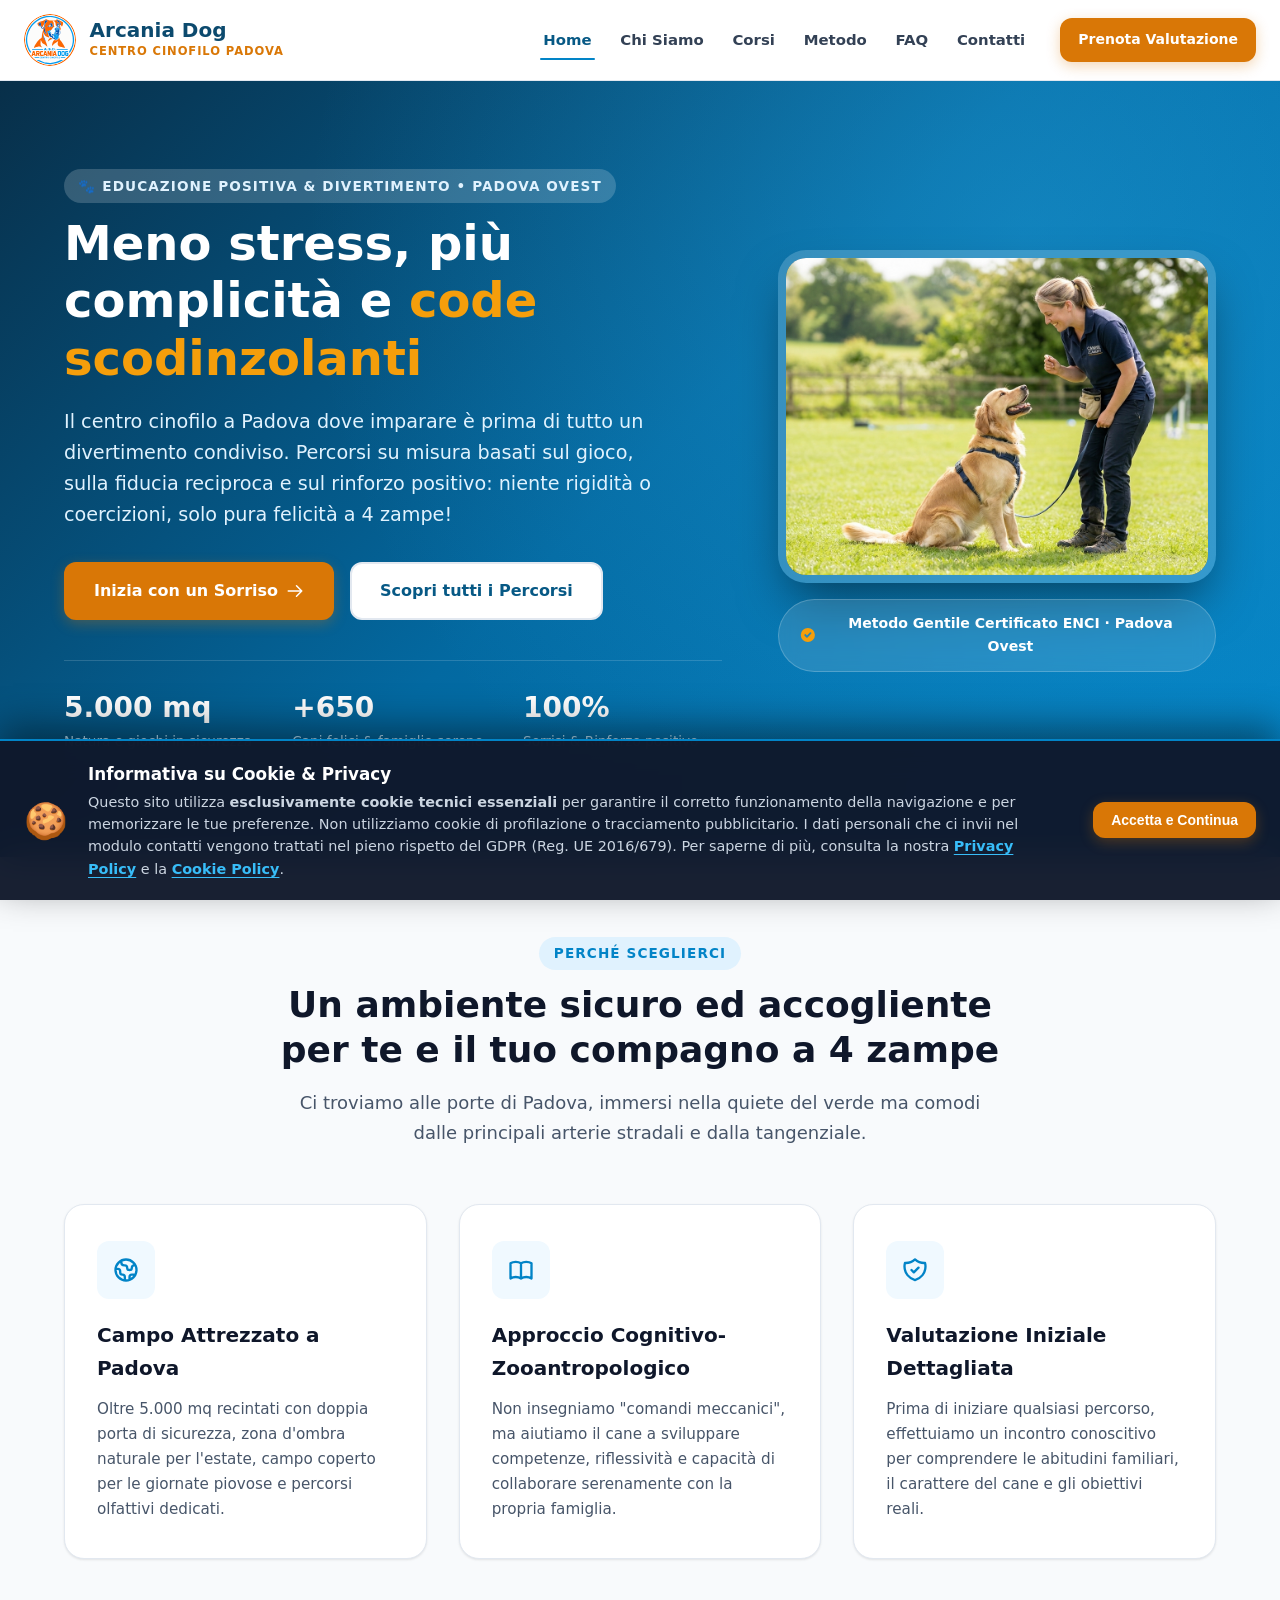
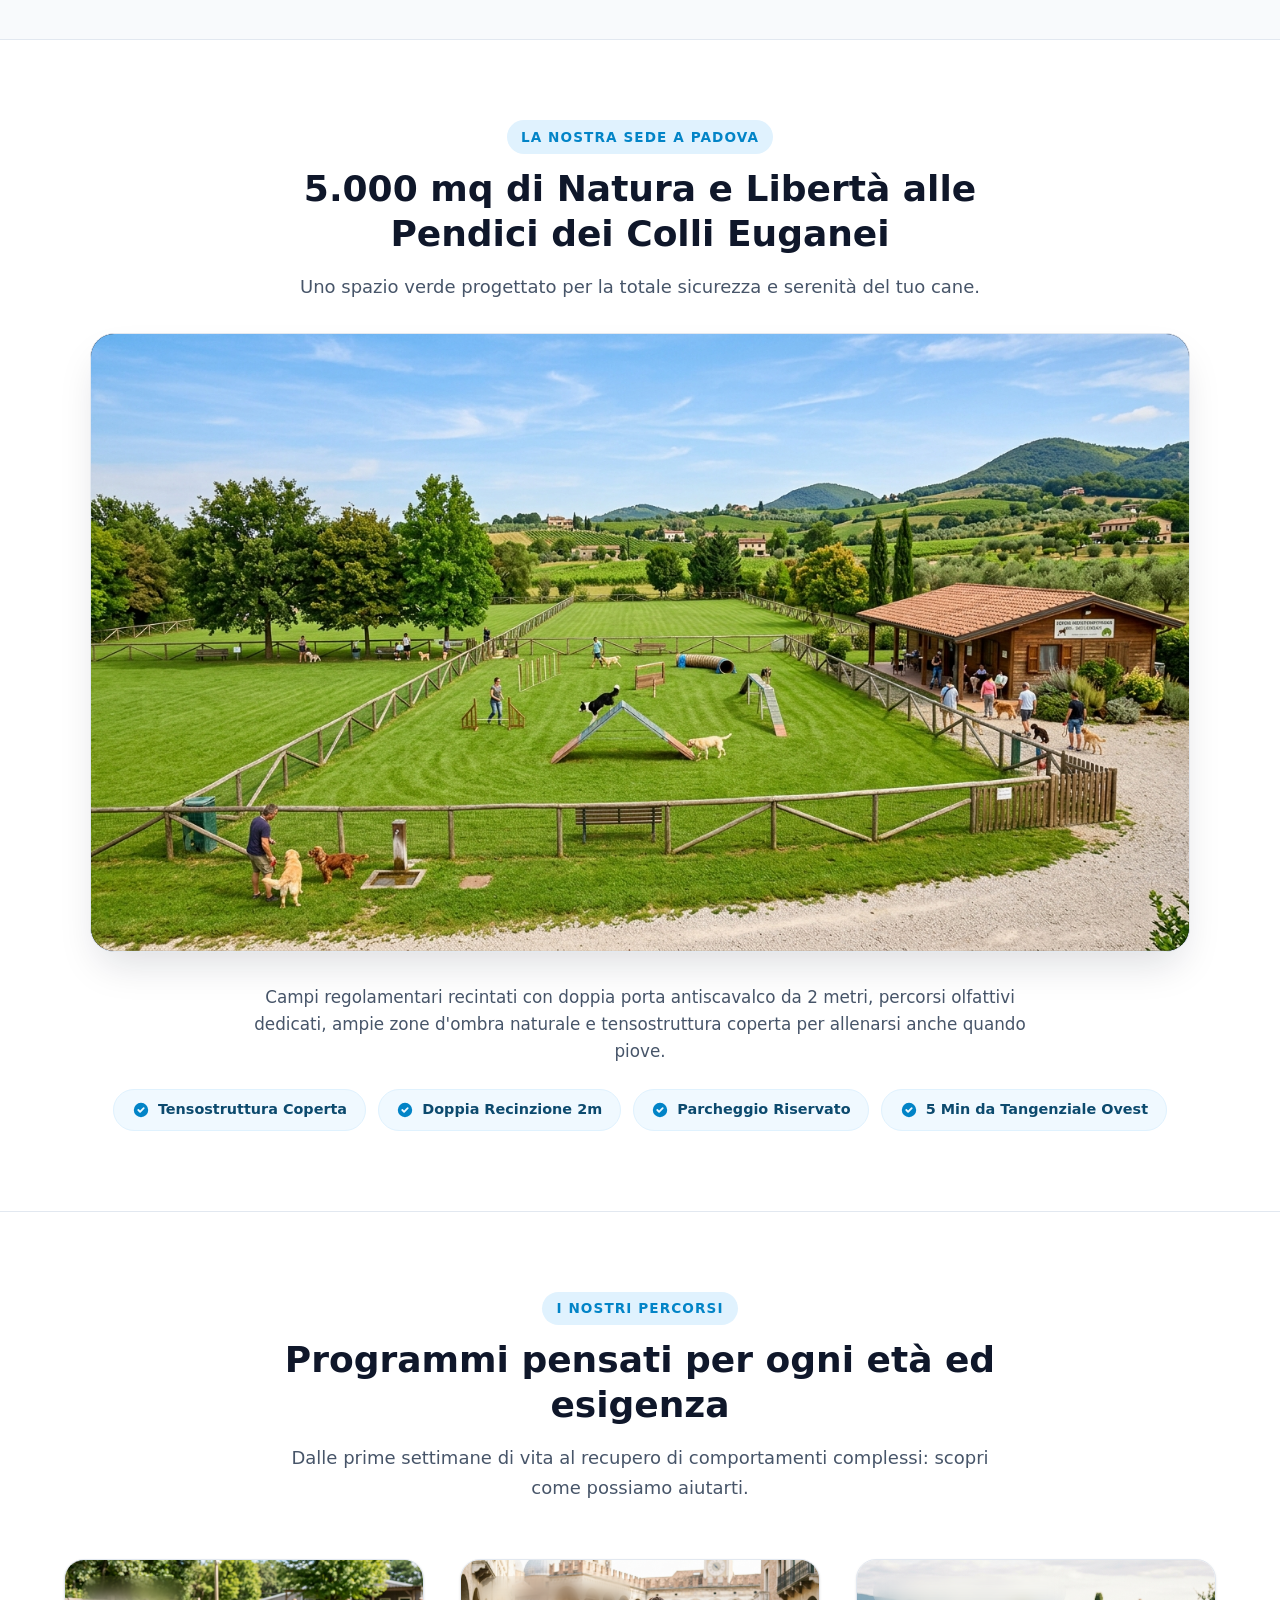
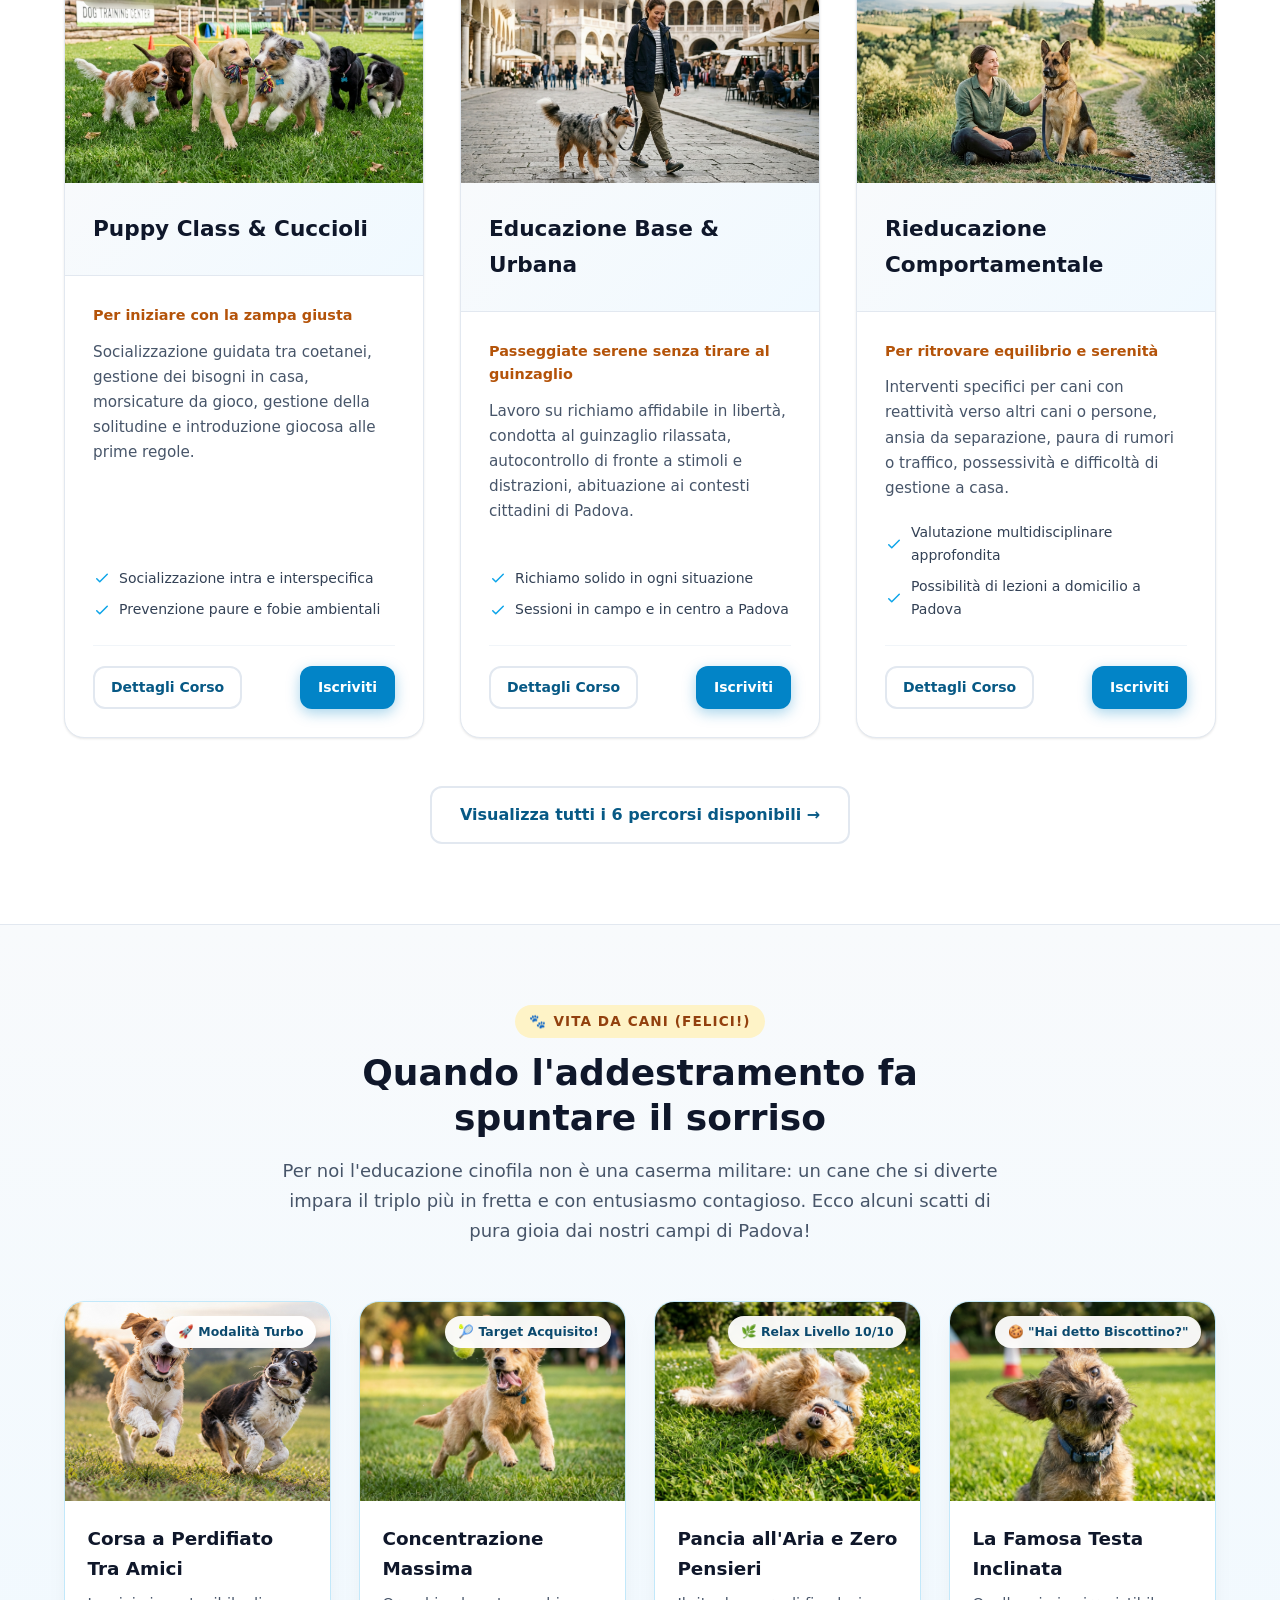
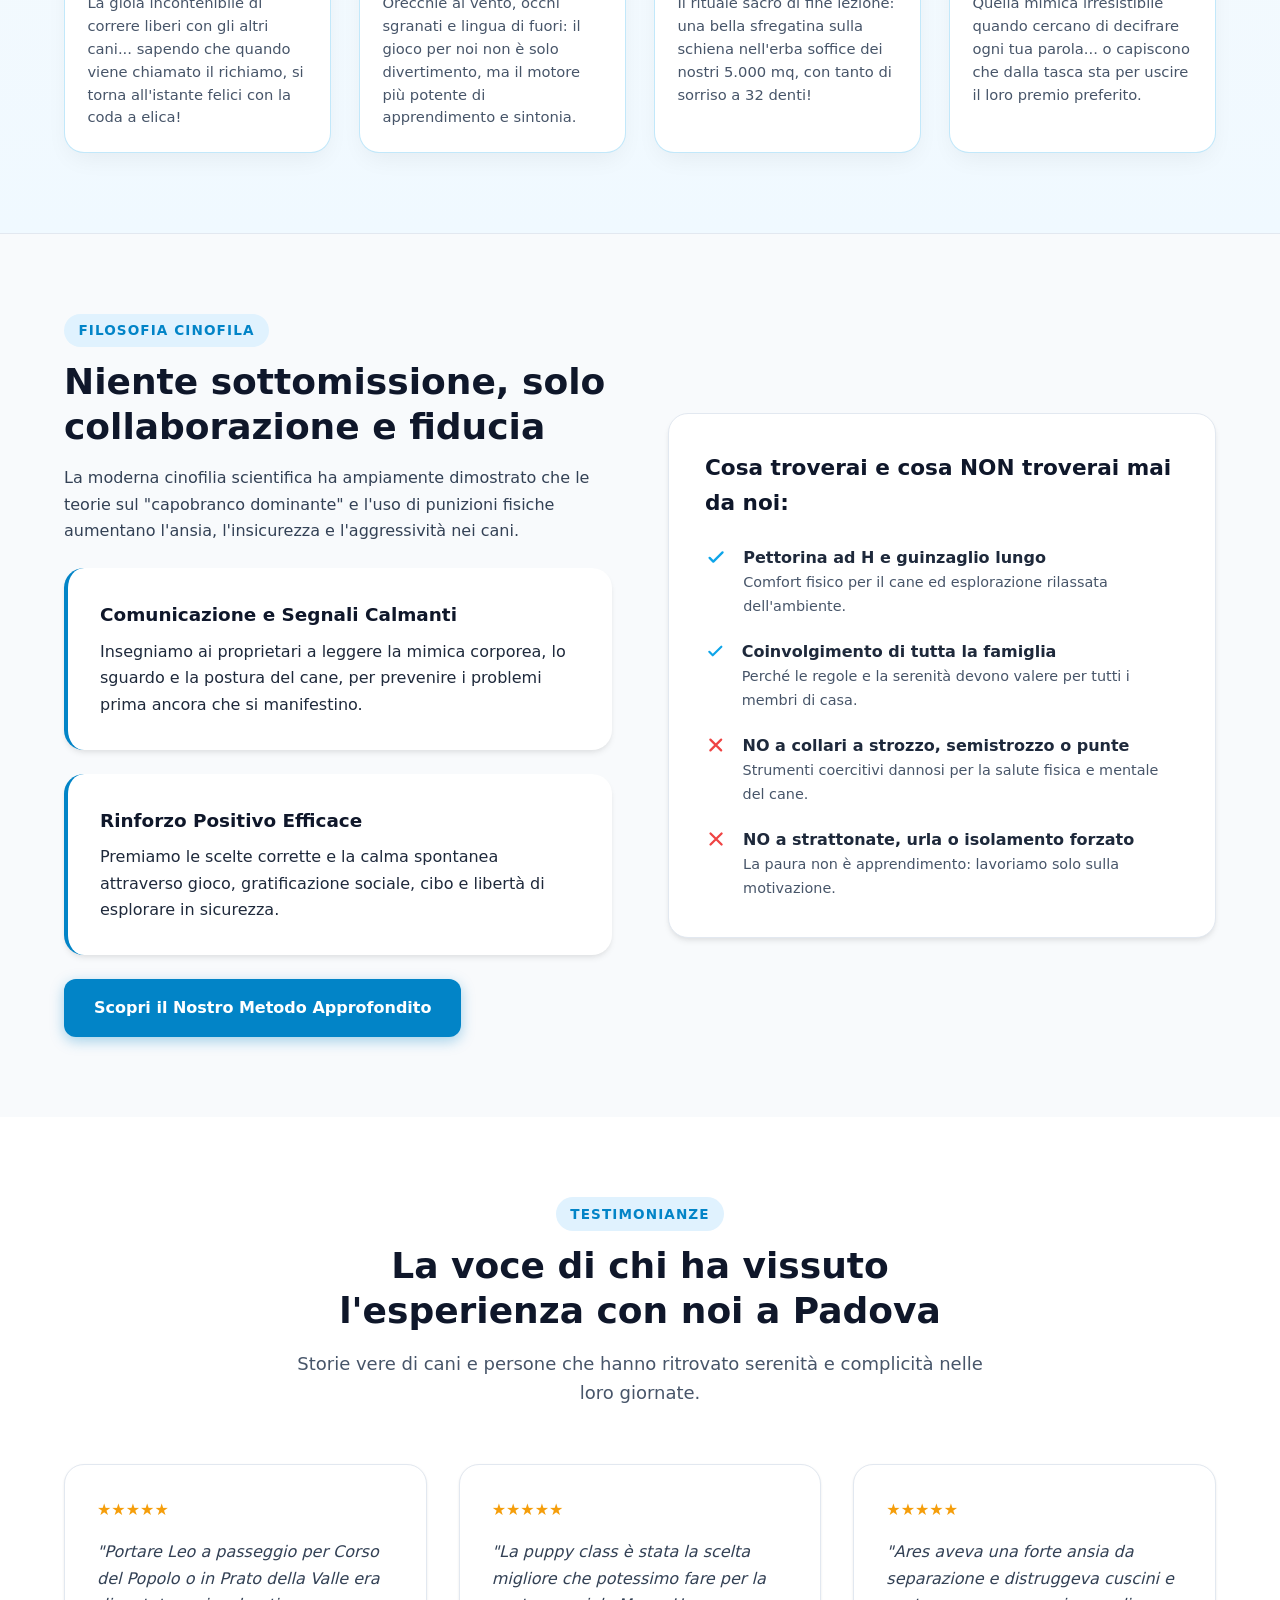
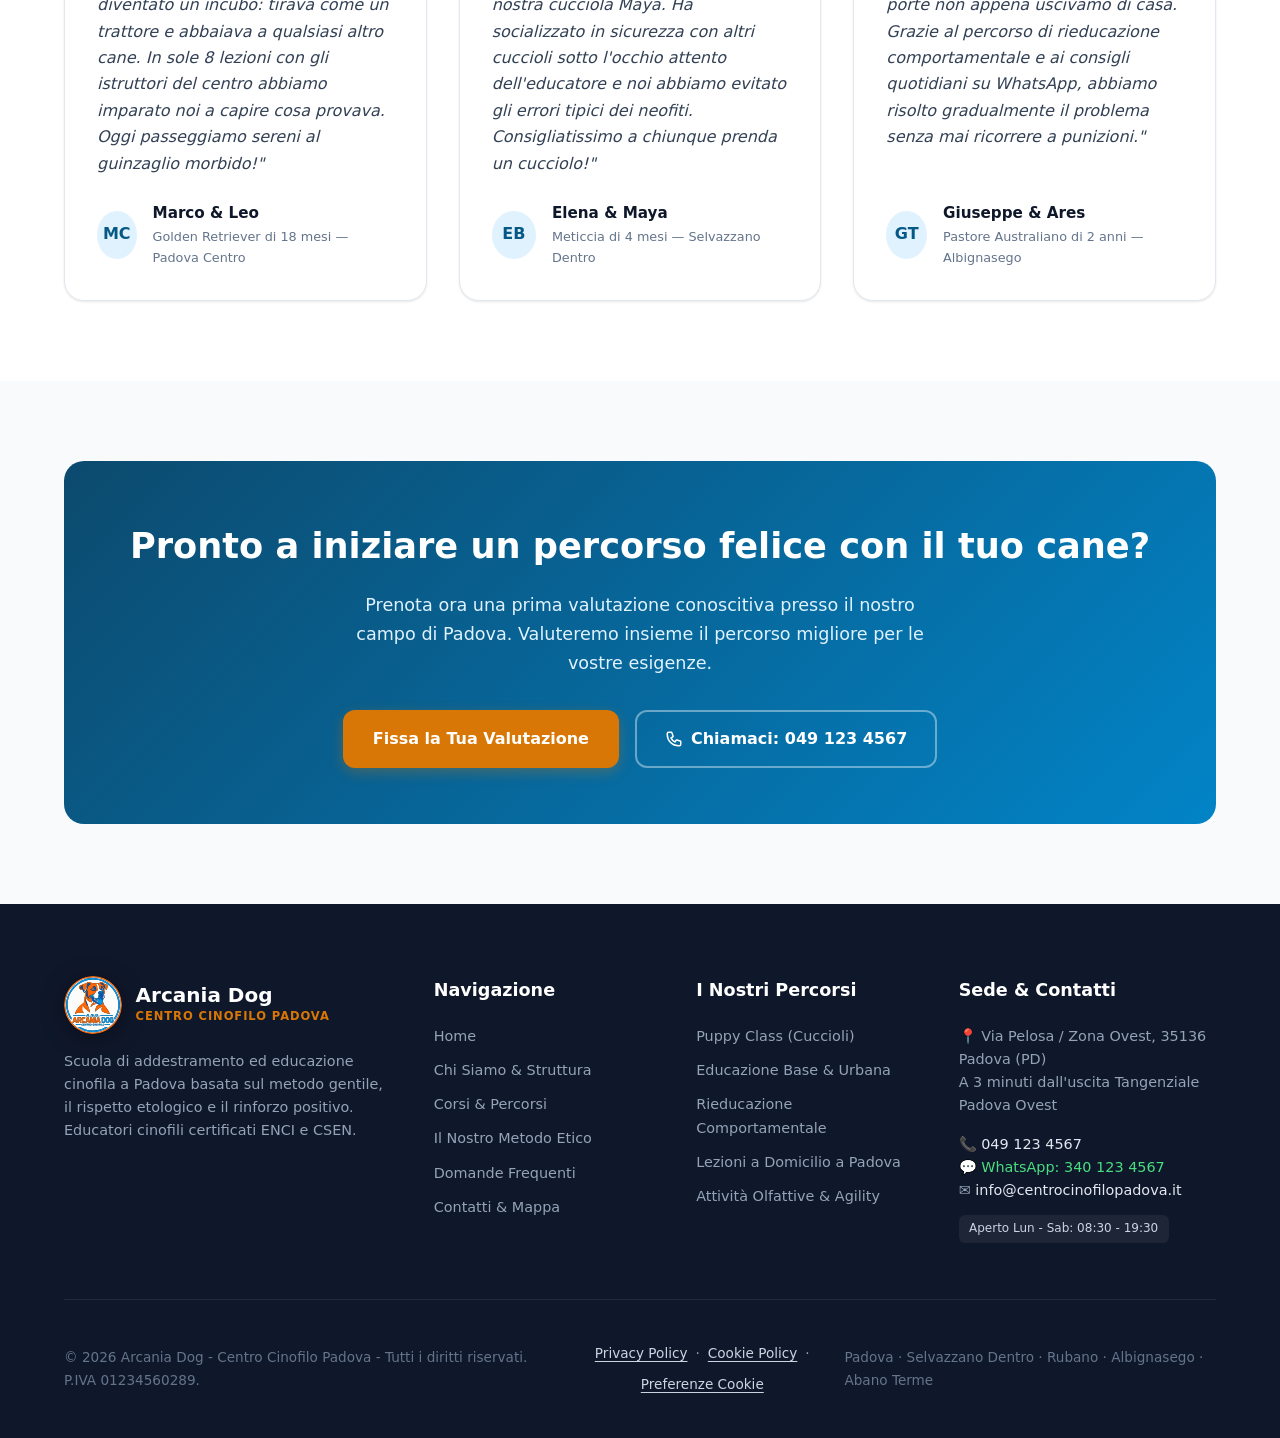
<file: index.html>
﻿<!DOCTYPE html>
<html lang="it">
<head>
  <meta charset="UTF-8">
  <meta name="viewport" content="width=device-width, initial-scale=1.0">
  <title>Centro Addestramento Cani Padova | Educazione & Cinofilia Patavina</title>
  <meta name="description" content="Centro di addestramento ed educazione cinofila a Padova. Metodo gentile e rinforzo positivo, puppy class, educazione base, rieducazione comportamentale ed istruttori certificati ENCI.">
  <link rel="icon" type="image/svg+xml" href="./images/svg/logo-arcania-dog.svg">
  <link rel="stylesheet" href="./css/style.css?v=20261014-7">
  <style>
    /* Critical Visual Failsafe (Guarantees zero stretching & perfect centering even if cache delay) */
    .hero-visual-card { position: relative; width: 100%; border-radius: 28px; padding: 8px; background: rgba(255,255,255,0.18); backdrop-filter: blur(16px); box-shadow: 0 25px 50px -12px rgba(0,0,0,0.5); }
    .hero-visual-inner { position: relative; border-radius: 20px; overflow: hidden; width: 100%; aspect-ratio: 4/3; }
    .hero-visual-inner img { width: 100%; height: 100%; object-fit: cover; object-position: center 25%; display: block; }
    .hero-image-caption-bar { margin-top: 1rem; display: flex; align-items: center; justify-content: center; gap: 0.6rem; background: rgba(255, 255, 255, 0.12); backdrop-filter: blur(10px); padding: 0.75rem 1.25rem; border-radius: 9999px; border: 1px solid rgba(255, 255, 255, 0.2); color: #fff; font-size: 0.88rem; font-weight: 600; text-align: center; }
    .facility-showcase-container { width: 100%; max-width: 1100px; margin: 0 auto; }
    .facility-showcase-card { position: relative; width: 100%; margin: 0 auto; border-radius: 24px; overflow: hidden; box-shadow: 0 20px 40px -10px rgba(15,23,42,0.15); border: 1px solid #e2e8f0; aspect-ratio: 16/9; background: #0f172a; display: block; }
    .facility-showcase-card img { width: 100%; height: 100%; object-fit: cover; object-position: center; display: block; }
    .course-card-thumb-wrapper { position: relative; width: 100%; aspect-ratio: 16/10; overflow: hidden; background: #e2e8f0; }
    .course-card-thumb-wrapper img { width: 100%; height: 100%; object-fit: cover; object-position: center; display: block; }
    .course-thumb-floating-tag { position: absolute; top: 1rem; left: 1rem; background: rgba(8,47,73,0.92); backdrop-filter: blur(8px); color: #fff; font-size: 0.75rem; font-weight: 700; text-transform: uppercase; letter-spacing: 0.05em; padding: 0.35rem 0.85rem; border-radius: 9999px; border: 1px solid rgba(255,255,255,0.2); z-index: 2; }
    .fun-card-thumb { position: relative; width: 100%; aspect-ratio: 4/3; overflow: hidden; background: #e2e8f0; }
    .fun-card-thumb img { width: 100%; height: 100%; object-fit: cover; object-position: center; display: block; }
  </style>
</head>
<body>

  <!-- Header & Navigation -->
  <header class="site-header">
    <div class="container nav-container">
      <a href="./index.html" class="brand-logo" aria-label="Home Arcania Dog">
        <img src="./images/svg/logo-arcania-dog.svg" alt="Logo Arcania Dog" class="brand-logo-img" width="52" height="52">
        <div class="brand-text">
          <span class="brand-title">Arcania Dog</span>
          <span class="brand-sub">Centro Cinofilo Padova</span>
        </div>
      </a>

      <nav class="nav-links">
        <a href="./index.html" class="nav-link active">Home</a>
        <a href="./chi-siamo.html" class="nav-link">Chi Siamo</a>
        <a href="./corsi.html" class="nav-link">Corsi</a>
        <a href="./metodo.html" class="nav-link">Metodo</a>
        <a href="./faq.html" class="nav-link">FAQ</a>
        <a href="./contatti.html" class="nav-link">Contatti</a>
        <a href="./contatti.html" class="btn btn-accent btn-sm">Prenota Valutazione</a>
      </nav>

      <button class="mobile-toggle" aria-label="Apri menu di navigazione" aria-expanded="false">
        <svg width="28" height="28" fill="none" viewBox="0 0 24 24" stroke="currentColor">
          <path stroke-linecap="round" stroke-linejoin="round" stroke-width="2" d="M4 6h16M4 12h16M4 18h16"/>
        </svg>
      </button>
    </div>
  </header>

  <!-- Hero Section -->
  <section class="hero-section">
    <div class="container hero-grid">
      <div class="hero-content">
        <span class="section-tag" style="background: rgba(255,255,255,0.18); color: #e0f2fe;">🐾 Educazione Positiva & Divertimento &bull; Padova Ovest</span>
        <h1>Meno stress, più complicità e <span>code scodinzolanti</span></h1>
        <p>
          Il centro cinofilo a Padova dove imparare è prima di tutto un divertimento condiviso. Percorsi su misura basati sul gioco, sulla fiducia reciproca e sul rinforzo positivo: niente rigidità o coercizioni, solo pura felicità a 4 zampe!
        </p>
        <div class="hero-actions">
          <a href="./contatti.html" class="btn btn-accent">
            <span>Inizia con un Sorriso</span>
            <svg width="18" height="18" fill="none" viewBox="0 0 24 24" stroke="currentColor">
              <path stroke-linecap="round" stroke-linejoin="round" stroke-width="2" d="M14 5l7 7m0 0l-7 7m7-7H3"/>
            </svg>
          </a>
          <a href="./corsi.html" class="btn btn-secondary">Scopri tutti i Percorsi</a>
        </div>
        <div class="hero-stats">
          <div class="stat-item">
            <h3>5.000 mq</h3>
            <p>Natura e giochi in sicurezza</p>
          </div>
          <div class="stat-item">
            <h3>+650</h3>
            <p>Cani felici & famiglie serene</p>
          </div>
          <div class="stat-item">
            <h3>100%</h3>
            <p>Sorrisi & Rinforzo positivo</p>
          </div>
        </div>
      </div>

      <!-- Clean, Unobstructed Hero Visual Card -->
      <div>
        <div class="hero-visual-card">
          <div class="hero-visual-inner">
            <img src="./images/hero-dog-training.jpg" alt="Istruttrice cinofila con Golden Retriever sorridente sul campo a Padova" width="800" height="600" loading="eager">
          </div>
        </div>
        <div class="hero-image-caption-bar">
          <svg width="18" height="18" fill="currentColor" viewBox="0 0 20 20"><path fill-rule="evenodd" d="M10 18a8 8 0 100-16 8 8 0 000 16zm3.707-9.293a1 1 0 00-1.414-1.414L9 10.586 7.707 9.293a1 1 0 00-1.414 1.414l2 2a1 1 0 001.414 0l4-4z" clip-rule="evenodd"/></svg>
          <span>Metodo Gentile Certificato ENCI &middot; Padova Ovest</span>
        </div>
      </div>
    </div>
  </section>

  <!-- Key Advantages Section -->
  <section class="section-padding">
    <div class="container">
      <div class="section-header">
        <span class="section-tag">Perché Sceglierci</span>
        <h2 class="section-title">Un ambiente sicuro ed accogliente per te e il tuo compagno a 4 zampe</h2>
        <p class="section-desc">Ci troviamo alle porte di Padova, immersi nella quiete del verde ma comodi dalle principali arterie stradali e dalla tangenziale.</p>
      </div>

      <div class="features-grid">
        <div class="feature-card">
          <div class="feature-icon-wrapper">
            <svg width="28" height="28" fill="none" viewBox="0 0 24 24" stroke="currentColor">
              <path stroke-linecap="round" stroke-linejoin="round" stroke-width="2" d="M3.055 11H5a2 2 0 012 2v1a2 2 0 002 2 2 2 0 012 2v2.945M8 3.935V5.5A2.5 2.5 0 0010.5 8h.5a2 2 0 012 2 2 2 0 104 0 2 2 0 012-2h1.064M15 20.488V18a2 2 0 012-2h3.064M21 12a9 9 0 11-18 0 9 9 0 0118 0z"/>
            </svg>
          </div>
          <h3>Campo Attrezzato a Padova</h3>
          <p>Oltre 5.000 mq recintati con doppia porta di sicurezza, zona d'ombra naturale per l'estate, campo coperto per le giornate piovose e percorsi olfattivi dedicati.</p>
        </div>

        <div class="feature-card">
          <div class="feature-icon-wrapper">
            <svg width="28" height="28" fill="none" viewBox="0 0 24 24" stroke="currentColor">
              <path stroke-linecap="round" stroke-linejoin="round" stroke-width="2" d="M12 6.253v13m0-13C10.832 5.477 9.246 5 7.5 5S4.168 5.477 3 6.253v13C4.168 18.477 5.754 18 7.5 18s3.332.477 4.5 1.253m0-13C13.168 5.477 14.754 5 16.5 5c1.747 0 3.332.477 4.5 1.253v13C19.832 18.477 18.247 18 16.5 18c-1.746 0-3.332.477-4.5 1.253"/>
            </svg>
          </div>
          <h3>Approccio Cognitivo-Zooantropologico</h3>
          <p>Non insegniamo "comandi meccanici", ma aiutiamo il cane a sviluppare competenze, riflessività e capacità di collaborare serenamente con la propria famiglia.</p>
        </div>

        <div class="feature-card">
          <div class="feature-icon-wrapper">
            <svg width="28" height="28" fill="none" viewBox="0 0 24 24" stroke="currentColor">
              <path stroke-linecap="round" stroke-linejoin="round" stroke-width="2" d="M9 12l2 2 4-4m5.618-4.016A11.955 11.955 0 0112 2.944a11.955 11.955 0 01-8.618 3.04A12.02 12.02 0 003 9c0 5.591 3.824 10.29 9 11.622 5.176-1.332 9-6.03 9-11.622 0-1.042-.133-2.052-.382-3.016z"/>
            </svg>
          </div>
          <h3>Valutazione Iniziale Dettagliata</h3>
          <p>Prima di iniziare qualsiasi percorso, effettuiamo un incontro conoscitivo per comprendere le abitudini familiari, il carattere del cane e gli obiettivi reali.</p>
        </div>
      </div>
    </div>
  </section>

  <!-- Dedicated Facility Showcase Section (Clean & Perfectly Centered) -->
  <section class="section-padding facility-section">
    <div class="container">
      <div class="facility-showcase-container">
        <div class="section-header" style="margin-bottom: 2rem;">
          <span class="section-tag">La Nostra Sede a Padova</span>
          <h2 class="section-title">5.000 mq di Natura e Libertà alle Pendici dei Colli Euganei</h2>
          <p class="section-desc">Uno spazio verde progettato per la totale sicurezza e serenità del tuo cane.</p>
        </div>

        <div class="facility-showcase-card">
          <img src="./images/dog-center-field.jpg" alt="Campo di addestramento cinofilo a Padova con vista sui Colli Euganei" width="1200" height="675" loading="lazy">
        </div>

        <div class="facility-details-block">
          <p>
            Campi regolamentari recintati con doppia porta antiscavalco da 2 metri, percorsi olfattivi dedicati, ampie zone d'ombra naturale e tensostruttura coperta per allenarsi anche quando piove.
          </p>
          <div class="facility-pills-row">
            <span class="facility-pill-clean">
              <svg width="18" height="18" fill="currentColor" viewBox="0 0 20 20"><path fill-rule="evenodd" d="M10 18a8 8 0 100-16 8 8 0 000 16zm3.707-9.293a1 1 0 00-1.414-1.414L9 10.586 7.707 9.293a1 1 0 00-1.414 1.414l2 2a1 1 0 001.414 0l4-4z" clip-rule="evenodd"/></svg>
              Tensostruttura Coperta
            </span>
            <span class="facility-pill-clean">
              <svg width="18" height="18" fill="currentColor" viewBox="0 0 20 20"><path fill-rule="evenodd" d="M10 18a8 8 0 100-16 8 8 0 000 16zm3.707-9.293a1 1 0 00-1.414-1.414L9 10.586 7.707 9.293a1 1 0 00-1.414 1.414l2 2a1 1 0 001.414 0l4-4z" clip-rule="evenodd"/></svg>
              Doppia Recinzione 2m
            </span>
            <span class="facility-pill-clean">
              <svg width="18" height="18" fill="currentColor" viewBox="0 0 20 20"><path fill-rule="evenodd" d="M10 18a8 8 0 100-16 8 8 0 000 16zm3.707-9.293a1 1 0 00-1.414-1.414L9 10.586 7.707 9.293a1 1 0 00-1.414 1.414l2 2a1 1 0 001.414 0l4-4z" clip-rule="evenodd"/></svg>
              Parcheggio Riservato
            </span>
            <span class="facility-pill-clean">
              <svg width="18" height="18" fill="currentColor" viewBox="0 0 20 20"><path fill-rule="evenodd" d="M10 18a8 8 0 100-16 8 8 0 000 16zm3.707-9.293a1 1 0 00-1.414-1.414L9 10.586 7.707 9.293a1 1 0 00-1.414 1.414l2 2a1 1 0 001.414 0l4-4z" clip-rule="evenodd"/></svg>
              5 Min da Tangenziale Ovest
            </span>
          </div>
        </div>
      </div>
    </div>
  </section>

  <!-- Courses Overview Section -->
  <section class="section-padding" style="background-color: var(--white);">
    <div class="container">
      <div class="section-header">
        <span class="section-tag">I Nostri Percorsi</span>
        <h2 class="section-title">Programmi pensati per ogni età ed esigenza</h2>
        <p class="section-desc">Dalle prime settimane di vita al recupero di comportamenti complessi: scopri come possiamo aiutarti.</p>
      </div>

      <div class="courses-grid">
        <!-- Puppy Class -->
        <div class="course-card">
          <div class="course-card-thumb-wrapper">
            <img src="./images/puppy-class-training.jpg" alt="Cuccioli che socializzano durante la Puppy Class a Padova" width="400" height="250" loading="lazy">
            <span class="course-thumb-floating-tag">2 - 6 Mesi</span>
          </div>
          <div class="course-card-header">
            <h3>Puppy Class & Cuccioli</h3>
          </div>
          <div class="course-card-body">
            <div class="course-target">Per iniziare con la zampa giusta</div>
            <p class="course-description">
              Socializzazione guidata tra coetanei, gestione dei bisogni in casa, morsicature da gioco, gestione della solitudine e introduzione giocosa alle prime regole.
            </p>
            <ul class="course-highlights">
              <li>
                <svg width="18" height="18" fill="none" viewBox="0 0 24 24" stroke="currentColor"><path stroke-linecap="round" stroke-linejoin="round" stroke-width="2" d="M5 13l4 4L19 7"/></svg>
                <span>Socializzazione intra e interspecifica</span>
              </li>
              <li>
                <svg width="18" height="18" fill="none" viewBox="0 0 24 24" stroke="currentColor"><path stroke-linecap="round" stroke-linejoin="round" stroke-width="2" d="M5 13l4 4L19 7"/></svg>
                <span>Prevenzione paure e fobie ambientali</span>
              </li>
            </ul>
            <div class="course-card-footer">
              <a href="./corsi.html#puppy" class="btn btn-secondary btn-sm">Dettagli Corso</a>
              <a href="./contatti.html?corso=puppy" class="btn btn-primary btn-sm">Iscriviti</a>
            </div>
          </div>
        </div>

        <!-- Educazione Base -->
        <div class="course-card">
          <div class="course-card-thumb-wrapper">
            <img src="./images/dog-urban-padova.jpg" alt="Educazione urbana a Padova con cane sereno al guinzaglio" width="400" height="250" loading="lazy">
            <span class="course-thumb-floating-tag">Dai 6 Mesi in su</span>
          </div>
          <div class="course-card-header">
            <h3>Educazione Base & Urbana</h3>
          </div>
          <div class="course-card-body">
            <div class="course-target">Passeggiate serene senza tirare al guinzaglio</div>
            <p class="course-description">
              Lavoro su richiamo affidabile in libertà, condotta al guinzaglio rilassata, autocontrollo di fronte a stimoli e distrazioni, abituazione ai contesti cittadini di Padova.
            </p>
            <ul class="course-highlights">
              <li>
                <svg width="18" height="18" fill="none" viewBox="0 0 24 24" stroke="currentColor"><path stroke-linecap="round" stroke-linejoin="round" stroke-width="2" d="M5 13l4 4L19 7"/></svg>
                <span>Richiamo solido in ogni situazione</span>
              </li>
              <li>
                <svg width="18" height="18" fill="none" viewBox="0 0 24 24" stroke="currentColor"><path stroke-linecap="round" stroke-linejoin="round" stroke-width="2" d="M5 13l4 4L19 7"/></svg>
                <span>Sessioni in campo e in centro a Padova</span>
              </li>
            </ul>
            <div class="course-card-footer">
              <a href="./corsi.html#base" class="btn btn-secondary btn-sm">Dettagli Corso</a>
              <a href="./contatti.html?corso=base" class="btn btn-primary btn-sm">Iscriviti</a>
            </div>
          </div>
        </div>

        <!-- Rieducazione Comportamentale -->
        <div class="course-card">
          <div class="course-card-thumb-wrapper">
            <img src="./images/dog-behaviour-rehab.jpg" alt="Rieducazione comportamentale e serenità cane a Padova" width="400" height="250" loading="lazy">
            <span class="course-thumb-floating-tag">Percorso Su Misura</span>
          </div>
          <div class="course-card-header">
            <h3>Rieducazione Comportamentale</h3>
          </div>
          <div class="course-card-body">
            <div class="course-target">Per ritrovare equilibrio e serenità</div>
            <p class="course-description">
              Interventi specifici per cani con reattività verso altri cani o persone, ansia da separazione, paura di rumori o traffico, possessività e difficoltà di gestione a casa.
            </p>
            <ul class="course-highlights">
              <li>
                <svg width="18" height="18" fill="none" viewBox="0 0 24 24" stroke="currentColor"><path stroke-linecap="round" stroke-linejoin="round" stroke-width="2" d="M5 13l4 4L19 7"/></svg>
                <span>Valutazione multidisciplinare approfondita</span>
              </li>
              <li>
                <svg width="18" height="18" fill="none" viewBox="0 0 24 24" stroke="currentColor"><path stroke-linecap="round" stroke-linejoin="round" stroke-width="2" d="M5 13l4 4L19 7"/></svg>
                <span>Possibilità di lezioni a domicilio a Padova</span>
              </li>
            </ul>
            <div class="course-card-footer">
              <a href="./corsi.html#rieducazione" class="btn btn-secondary btn-sm">Dettagli Corso</a>
              <a href="./contatti.html?corso=rieducazione" class="btn btn-primary btn-sm">Iscriviti</a>
            </div>
          </div>
        </div>
      </div>

      <div style="text-align: center; margin-top: 3rem;">
        <a href="./corsi.html" class="btn btn-secondary">Visualizza tutti i 6 percorsi disponibili &rarr;</a>
      </div>
    </div>
  </section>

  <!-- Joyful & Playful Canine Moments Section -->
  <section class="section-padding fun-gallery-section">
    <div class="container">
      <div class="section-header">
        <span class="section-tag" style="background: #fef3c7; color: #92400e;">🐾 Vita da Cani (Felici!)</span>
        <h2 class="section-title">Quando l'addestramento fa spuntare il sorriso</h2>
        <p class="section-desc">
          Per noi l'educazione cinofila non è una caserma militare: un cane che si diverte impara il triplo più in fretta e con entusiasmo contagioso. Ecco alcuni scatti di pura gioia dai nostri campi di Padova!
        </p>
      </div>

      <div class="fun-gallery-grid">
        <!-- 1. The hilarious running dogs (user uploaded photo) -->
        <div class="fun-card">
          <div class="fun-card-thumb">
            <img src="./images/funny-dogs-running.jpg" alt="Due cani che corrono a tutta velocità felici sul prato a Padova" width="600" height="450" loading="lazy">
            <span class="fun-card-badge">🚀 Modalità Turbo</span>
          </div>
          <div class="fun-card-body">
            <div>
              <h3 class="fun-card-title">Corsa a Perdifiato Tra Amici</h3>
              <p class="fun-card-desc">
                La gioia incontenibile di correre liberi con gli altri cani... sapendo che quando viene chiamato il richiamo, si torna all'istante felici con la coda a elica!
              </p>
            </div>
          </div>
        </div>

        <!-- 2. Dog catching ball -->
        <div class="fun-card">
          <div class="fun-card-thumb">
            <img src="./images/funny-dog-catching-ball.jpg" alt="Golden Retriever che salta per prendere al volo la pallina da tennis" width="600" height="450" loading="lazy">
            <span class="fun-card-badge">🎾 Target Acquisito!</span>
          </div>
          <div class="fun-card-body">
            <div>
              <h3 class="fun-card-title">Concentrazione Massima</h3>
              <p class="fun-card-desc">
                Orecchie al vento, occhi sgranati e lingua di fuori: il gioco per noi non è solo divertimento, ma il motore più potente di apprendimento e sintonia.
              </p>
            </div>
          </div>
        </div>

        <!-- 3. Dog rolling upside down on grass -->
        <div class="fun-card">
          <div class="fun-card-thumb">
            <img src="./images/funny-dog-rolling-grass.jpg" alt="Cane che si rotola a pancia all'aria felice sull'erba verde del campo cinofilo" width="600" height="450" loading="lazy">
            <span class="fun-card-badge">🌿 Relax Livello 10/10</span>
          </div>
          <div class="fun-card-body">
            <div>
              <h3 class="fun-card-title">Pancia all'Aria e Zero Pensieri</h3>
              <p class="fun-card-desc">
                Il rituale sacro di fine lezione: una bella sfregatina sulla schiena nell'erba soffice dei nostri 5.000 mq, con tanto di sorriso a 32 denti!
              </p>
            </div>
          </div>
        </div>

        <!-- 4. Puppy with head tilt -->
        <div class="fun-card">
          <div class="fun-card-thumb">
            <img src="./images/funny-dog-head-tilt.jpg" alt="Cucciolo curioso con la testa inclinata che ascolta l'istruttore cinofilo" width="600" height="450" loading="lazy">
            <span class="fun-card-badge">🍪 "Hai detto Biscottino?"</span>
          </div>
          <div class="fun-card-body">
            <div>
              <h3 class="fun-card-title">La Famosa Testa Inclinata</h3>
              <p class="fun-card-desc">
                Quella mimica irresistibile quando cercano di decifrare ogni tua parola... o capiscono che dalla tasca sta per uscire il loro premio preferito.
              </p>
            </div>
          </div>
        </div>
      </div>
    </div>
  </section>

  <!-- Method & Philosophy Highlight -->
  <section class="section-padding">
    <div class="container">
      <div class="method-split">
        <div>
          <span class="section-tag">Filosofia Cinofila</span>
          <h2 class="section-title">Niente sottomissione, solo collaborazione e fiducia</h2>
          <p style="margin-bottom: 1.5rem; color: var(--dark-700);">
            La moderna cinofilia scientifica ha ampiamente dimostrato che le teorie sul "capobranco dominante" e l'uso di punizioni fisiche aumentano l'ansia, l'insicurezza e l'aggressività nei cani.
          </p>
          <div class="method-card">
            <h4>Comunicazione e Segnali Calmanti</h4>
            <p>Insegniamo ai proprietari a leggere la mimica corporea, lo sguardo e la postura del cane, per prevenire i problemi prima ancora che si manifestino.</p>
          </div>
          <div class="method-card">
            <h4>Rinforzo Positivo Efficace</h4>
            <p>Premiamo le scelte corrette e la calma spontanea attraverso gioco, gratificazione sociale, cibo e libertà di esplorare in sicurezza.</p>
          </div>
          <a href="./metodo.html" class="btn btn-primary">Scopri il Nostro Metodo Approfondito</a>
        </div>

        <div class="comparison-box">
          <h3 style="font-size: 1.35rem; margin-bottom: 1.5rem; color: var(--dark-900);">Cosa troverai e cosa NON troverai mai da noi:</h3>
          <div class="comparison-list">
            <div class="comparison-item yes">
              <svg width="24" height="24" fill="none" viewBox="0 0 24 24" stroke="currentColor">
                <path stroke-linecap="round" stroke-linejoin="round" stroke-width="2.5" d="M5 13l4 4L19 7"/>
              </svg>
              <div>
                <strong>Pettorina ad H e guinzaglio lungo</strong>
                <p style="font-size: 0.9rem; color: var(--dark-600);">Comfort fisico per il cane ed esplorazione rilassata dell'ambiente.</p>
              </div>
            </div>
            <div class="comparison-item yes">
              <svg width="24" height="24" fill="none" viewBox="0 0 24 24" stroke="currentColor">
                <path stroke-linecap="round" stroke-linejoin="round" stroke-width="2.5" d="M5 13l4 4L19 7"/>
              </svg>
              <div>
                <strong>Coinvolgimento di tutta la famiglia</strong>
                <p style="font-size: 0.9rem; color: var(--dark-600);">Perché le regole e la serenità devono valere per tutti i membri di casa.</p>
              </div>
            </div>
            <div class="comparison-item no">
              <svg width="24" height="24" fill="none" viewBox="0 0 24 24" stroke="currentColor">
                <path stroke-linecap="round" stroke-linejoin="round" stroke-width="2.5" d="M6 18L18 6M6 6l12 12"/>
              </svg>
              <div>
                <strong>NO a collari a strozzo, semistrozzo o punte</strong>
                <p style="font-size: 0.9rem; color: var(--dark-600);">Strumenti coercitivi dannosi per la salute fisica e mentale del cane.</p>
              </div>
            </div>
            <div class="comparison-item no">
              <svg width="24" height="24" fill="none" viewBox="0 0 24 24" stroke="currentColor">
                <path stroke-linecap="round" stroke-linejoin="round" stroke-width="2.5" d="M6 18L18 6M6 6l12 12"/>
              </svg>
              <div>
                <strong>NO a strattonate, urla o isolamento forzato</strong>
                <p style="font-size: 0.9rem; color: var(--dark-600);">La paura non è apprendimento: lavoriamo solo sulla motivazione.</p>
              </div>
            </div>
          </div>
        </div>
      </div>
    </div>
  </section>

  <!-- Testimonials Section -->
  <section class="section-padding" style="background-color: var(--white);">
    <div class="container">
      <div class="section-header">
        <span class="section-tag">Testimonianze</span>
        <h2 class="section-title">La voce di chi ha vissuto l'esperienza con noi a Padova</h2>
        <p class="section-desc">Storie vere di cani e persone che hanno ritrovato serenità e complicità nelle loro giornate.</p>
      </div>

      <div class="testimonials-grid">
        <!-- Testimonial 1 -->
        <div class="testimonial-card">
          <div class="testimonial-stars">★★★★★</div>
          <p class="testimonial-text">
            "Portare Leo a passeggio per Corso del Popolo o in Prato della Valle era diventato un incubo: tirava come un trattore e abbaiava a qualsiasi altro cane. In sole 8 lezioni con gli istruttori del centro abbiamo imparato noi a capire cosa provava. Oggi passeggiamo sereni al guinzaglio morbido!"
          </p>
          <div class="testimonial-author">
            <div class="author-avatar">MC</div>
            <div class="author-info">
              <h4>Marco & Leo</h4>
              <p>Golden Retriever di 18 mesi — Padova Centro</p>
            </div>
          </div>
        </div>

        <!-- Testimonial 2 -->
        <div class="testimonial-card">
          <div class="testimonial-stars">★★★★★</div>
          <p class="testimonial-text">
            "La puppy class è stata la scelta migliore che potessimo fare per la nostra cucciola Maya. Ha socializzato in sicurezza con altri cuccioli sotto l'occhio attento dell'educatore e noi abbiamo evitato gli errori tipici dei neofiti. Consigliatissimo a chiunque prenda un cucciolo!"
          </p>
          <div class="testimonial-author">
            <div class="author-avatar">EB</div>
            <div class="author-info">
              <h4>Elena & Maya</h4>
              <p>Meticcia di 4 mesi — Selvazzano Dentro</p>
            </div>
          </div>
        </div>

        <!-- Testimonial 3 -->
        <div class="testimonial-card">
          <div class="testimonial-stars">★★★★★</div>
          <p class="testimonial-text">
            "Ares aveva una forte ansia da separazione e distruggeva cuscini e porte non appena uscivamo di casa. Grazie al percorso di rieducazione comportamentale e ai consigli quotidiani su WhatsApp, abbiamo risolto gradualmente il problema senza mai ricorrere a punizioni."
          </p>
          <div class="testimonial-author">
            <div class="author-avatar">GT</div>
            <div class="author-info">
              <h4>Giuseppe & Ares</h4>
              <p>Pastore Australiano di 2 anni — Albignasego</p>
            </div>
          </div>
        </div>
      </div>
    </div>
  </section>

  <!-- CTA Banner -->
  <section class="section-padding">
    <div class="container">
      <div class="cta-banner">
        <h2>Pronto a iniziare un percorso felice con il tuo cane?</h2>
        <p>Prenota ora una prima valutazione conoscitiva presso il nostro campo di Padova. Valuteremo insieme il percorso migliore per le vostre esigenze.</p>
        <div style="display: flex; gap: 1rem; justify-content: center; flex-wrap: wrap;">
          <a href="./contatti.html" class="btn btn-accent">Fissa la Tua Valutazione</a>
          <a href="tel:+390491234567" class="btn btn-secondary" style="background: transparent; color: #fff; border-color: rgba(255,255,255,0.4);">
            <svg width="18" height="18" fill="none" viewBox="0 0 24 24" stroke="currentColor">
              <path stroke-linecap="round" stroke-linejoin="round" stroke-width="2" d="M3 5a2 2 0 012-2h3.28a1 1 0 01.948.684l1.498 4.493a1 1 0 01-.502 1.21l-2.257 1.13a11.042 11.042 0 005.516 5.516l1.13-2.257a1 1 0 011.21-.502l4.493 1.498a1 1 0 01.684.949V19a2 2 0 01-2 2h-1C9.716 21 3 14.284 3 6V5z"/>
            </svg>
            <span>Chiamaci: 049 123 4567</span>
          </a>
        </div>
      </div>
    </div>
  </section>

  <!-- Site Footer -->
  <footer class="site-footer">
    <div class="container">
      <div class="footer-grid">
        <div class="footer-col">
          <div class="brand-logo" style="margin-bottom: 1rem;">
            <img src="./images/svg/logo-arcania-dog.svg" alt="Logo Arcania Dog" class="brand-logo-img brand-logo-footer" width="58" height="58">
            <div class="brand-text">
              <span class="brand-title" style="color: #fff;">Arcania Dog</span>
              <span class="brand-sub">Centro Cinofilo Padova</span>
            </div>
          </div>
          <p class="footer-desc">
            Scuola di addestramento ed educazione cinofila a Padova basata sul metodo gentile, il rispetto etologico e il rinforzo positivo. Educatori cinofili certificati ENCI e CSEN.
          </p>
        </div>

        <div class="footer-col">
          <h4>Navigazione</h4>
          <div class="footer-links">
            <a href="./index.html">Home</a>
            <a href="./chi-siamo.html">Chi Siamo & Struttura</a>
            <a href="./corsi.html">Corsi & Percorsi</a>
            <a href="./metodo.html">Il Nostro Metodo Etico</a>
            <a href="./faq.html">Domande Frequenti</a>
            <a href="./contatti.html">Contatti & Mappa</a>
          </div>
        </div>

        <div class="footer-col">
          <h4>I Nostri Percorsi</h4>
          <div class="footer-links">
            <a href="./corsi.html#puppy">Puppy Class (Cuccioli)</a>
            <a href="./corsi.html#base">Educazione Base & Urbana</a>
            <a href="./corsi.html#rieducazione">Rieducazione Comportamentale</a>
            <a href="./corsi.html#domicilio">Lezioni a Domicilio a Padova</a>
            <a href="./corsi.html#sport">Attività Olfattive & Agility</a>
          </div>
        </div>

        <div class="footer-col">
          <h4>Sede & Contatti</h4>
          <p class="footer-desc" style="margin-top: 0; margin-bottom: 0.75rem;">
            📍 Via Pelosa / Zona Ovest, 35136 Padova (PD)<br>
            A 3 minuti dall'uscita Tangenziale Padova Ovest
          </p>
          <p class="footer-desc" style="margin-bottom: 0.75rem;">
            📞 <a href="tel:+390491234567" style="color: #e2e8f0;">049 123 4567</a><br>
            💬 <a href="https://wa.me/393401234567" target="_blank" rel="noopener" style="color: #4ade80;">WhatsApp: 340 123 4567</a><br>
            ✉️ <a href="mailto:info@centrocinofilopadova.it" style="color: #e2e8f0;">info@centrocinofilopadova.it</a>
          </p>
          <div class="footer-badge">
            <span>Aperto Lun - Sab: 08:30 - 19:30</span>
          </div>
        </div>
      </div>

      <div class="footer-bottom">
        <div>
          &copy; 2026 Arcania Dog - Centro Cinofilo Padova - Tutti i diritti riservati. P.IVA 01234560289.
        </div>
        <div class="footer-legal-links">
          <a href="./privacy-policy.html">Privacy Policy</a> &middot; 
          <a href="./cookie-policy.html">Cookie Policy</a> &middot; 
          <a href="#" id="manageCookiesLink">Preferenze Cookie</a>
        </div>
        <div>
          <span>Padova &middot; Selvazzano Dentro &middot; Rubano &middot; Albignasego &middot; Abano Terme</span>
        </div>
      </div>
    </div>
  </footer>

  <script src="./js/main.js"></script>
</body>
</html>
</file>
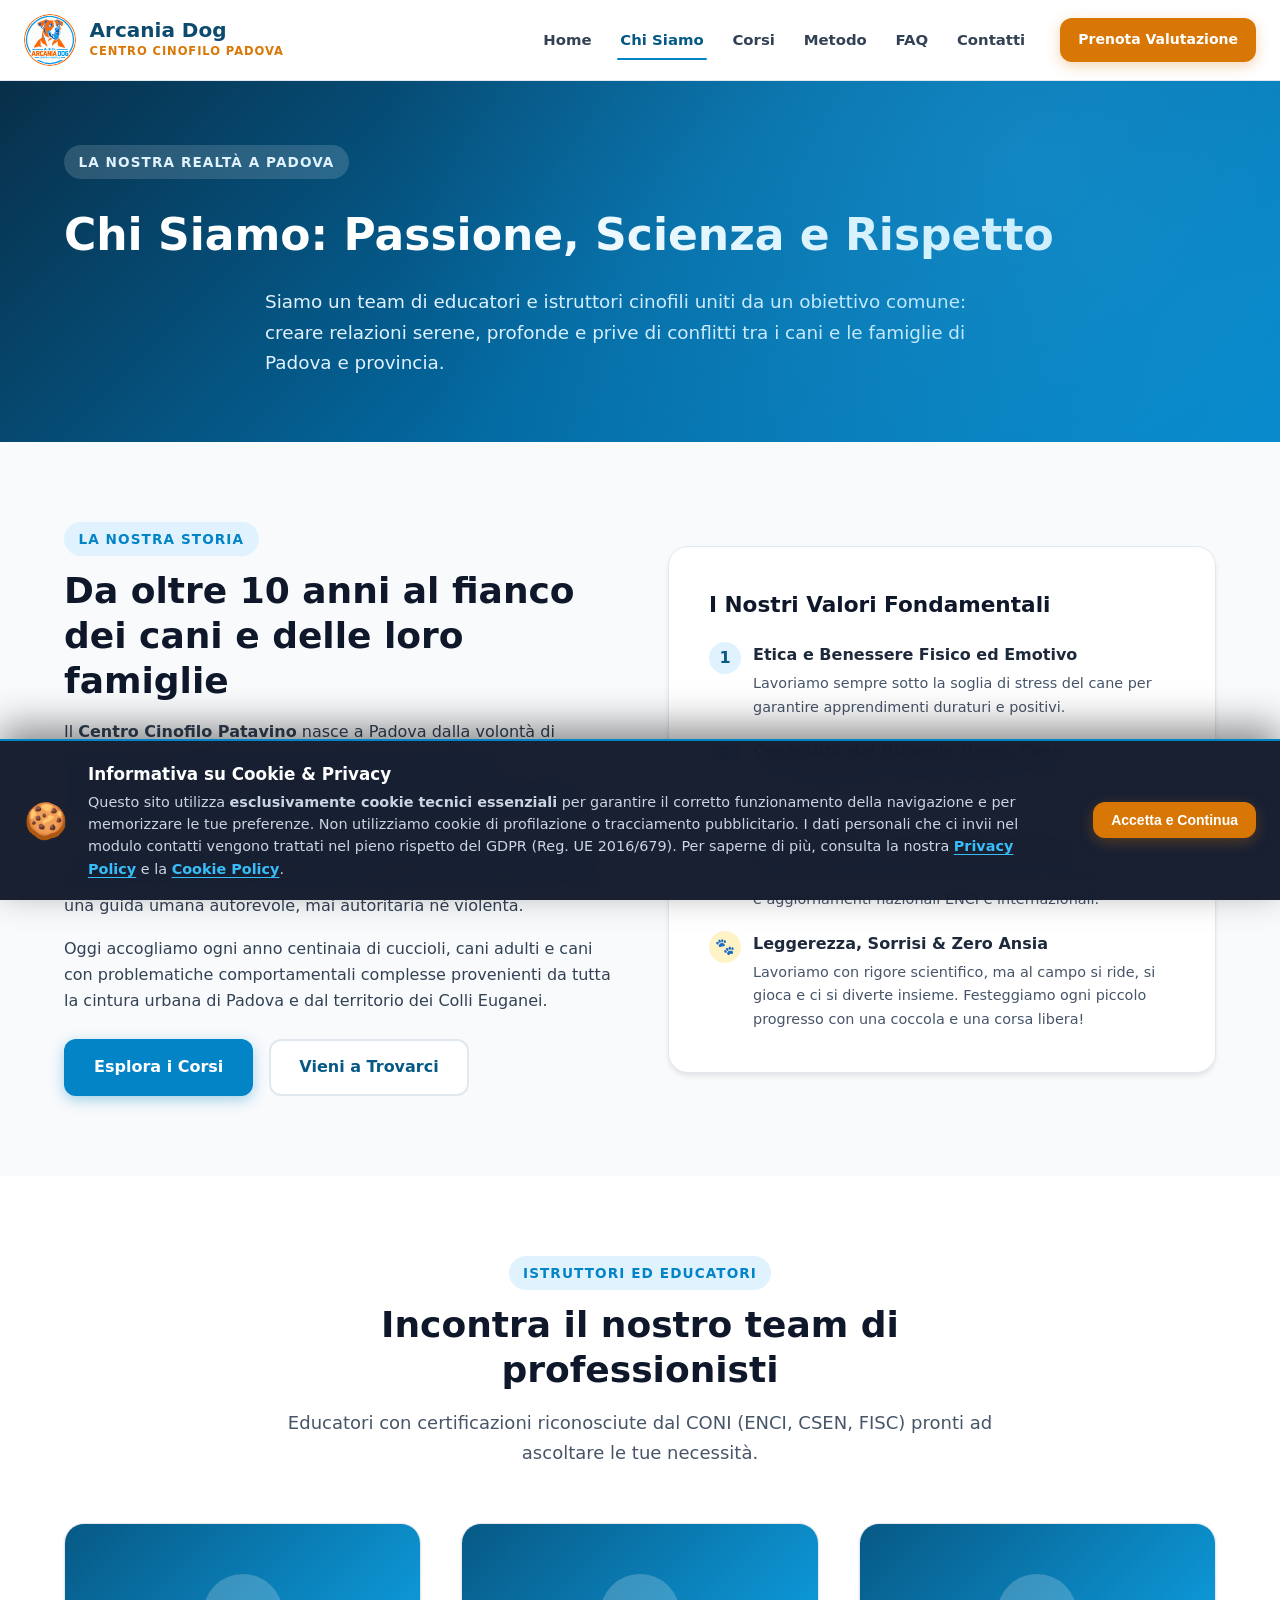
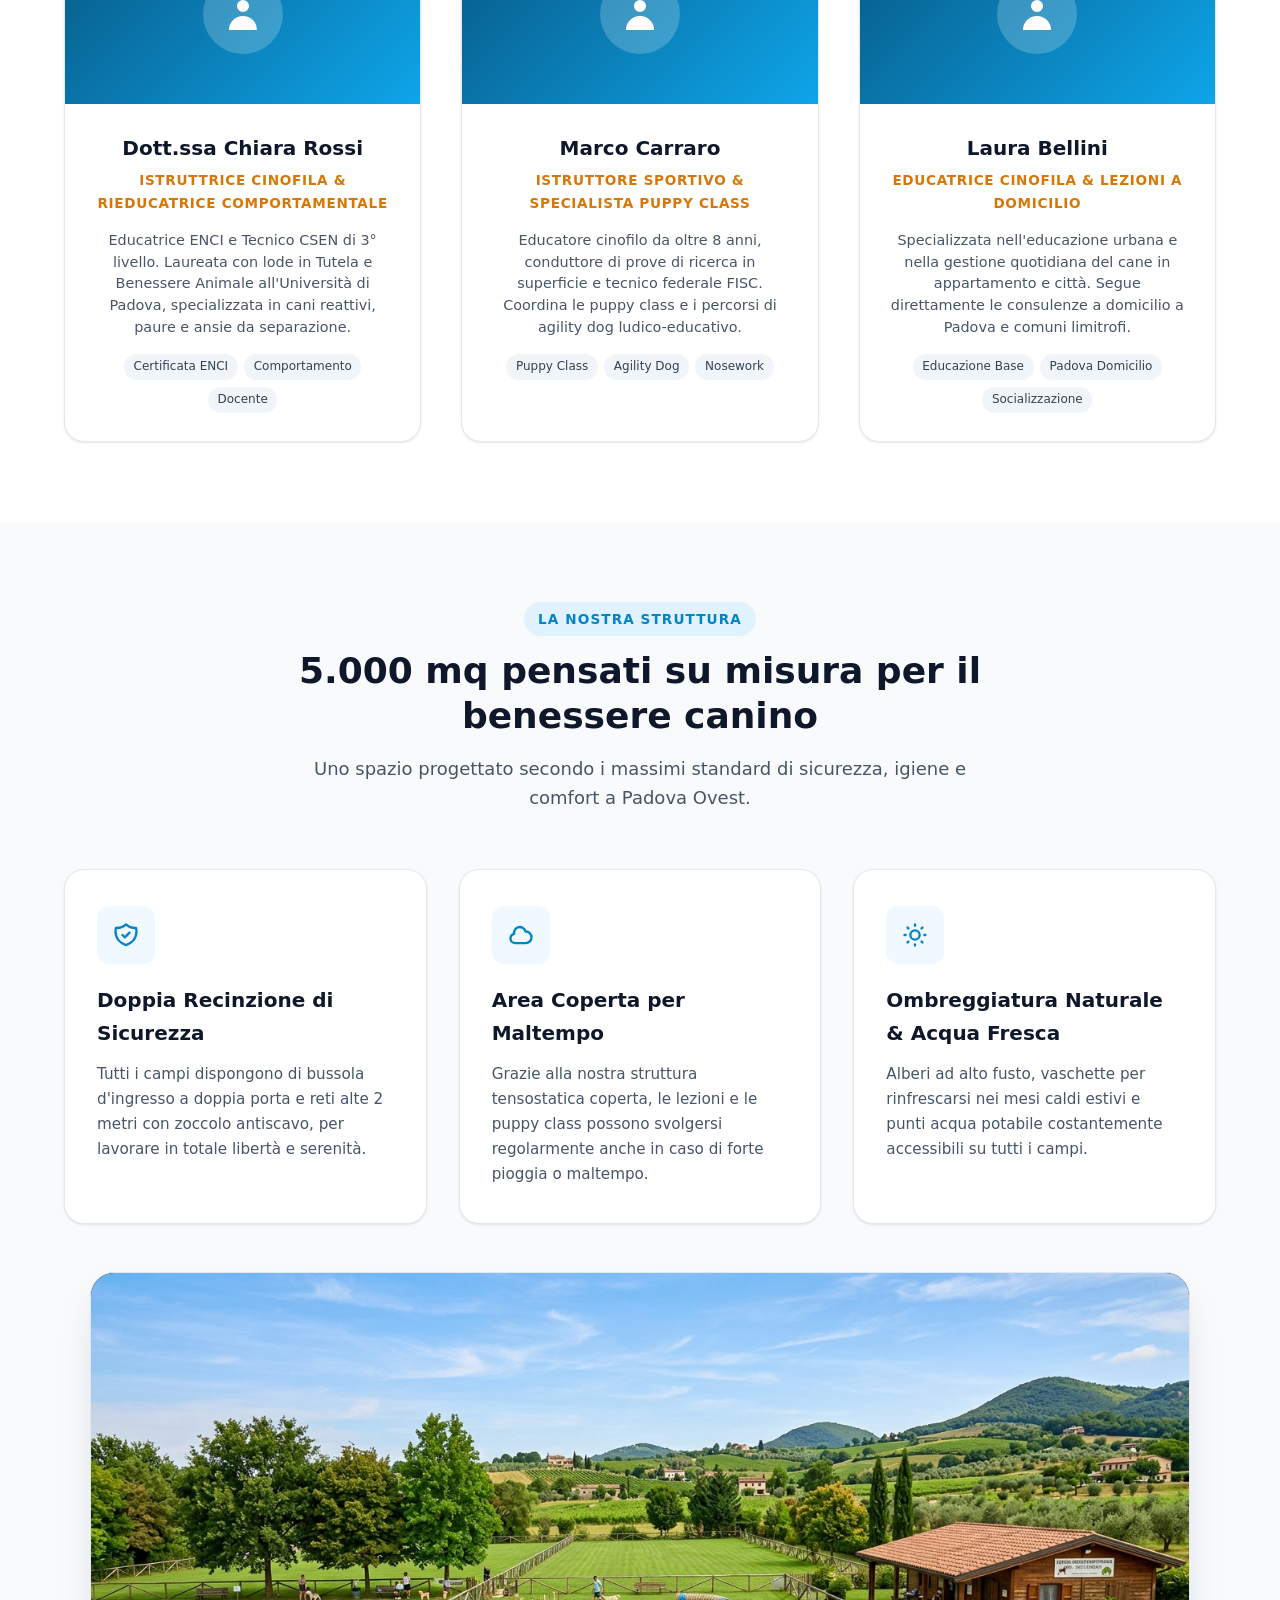
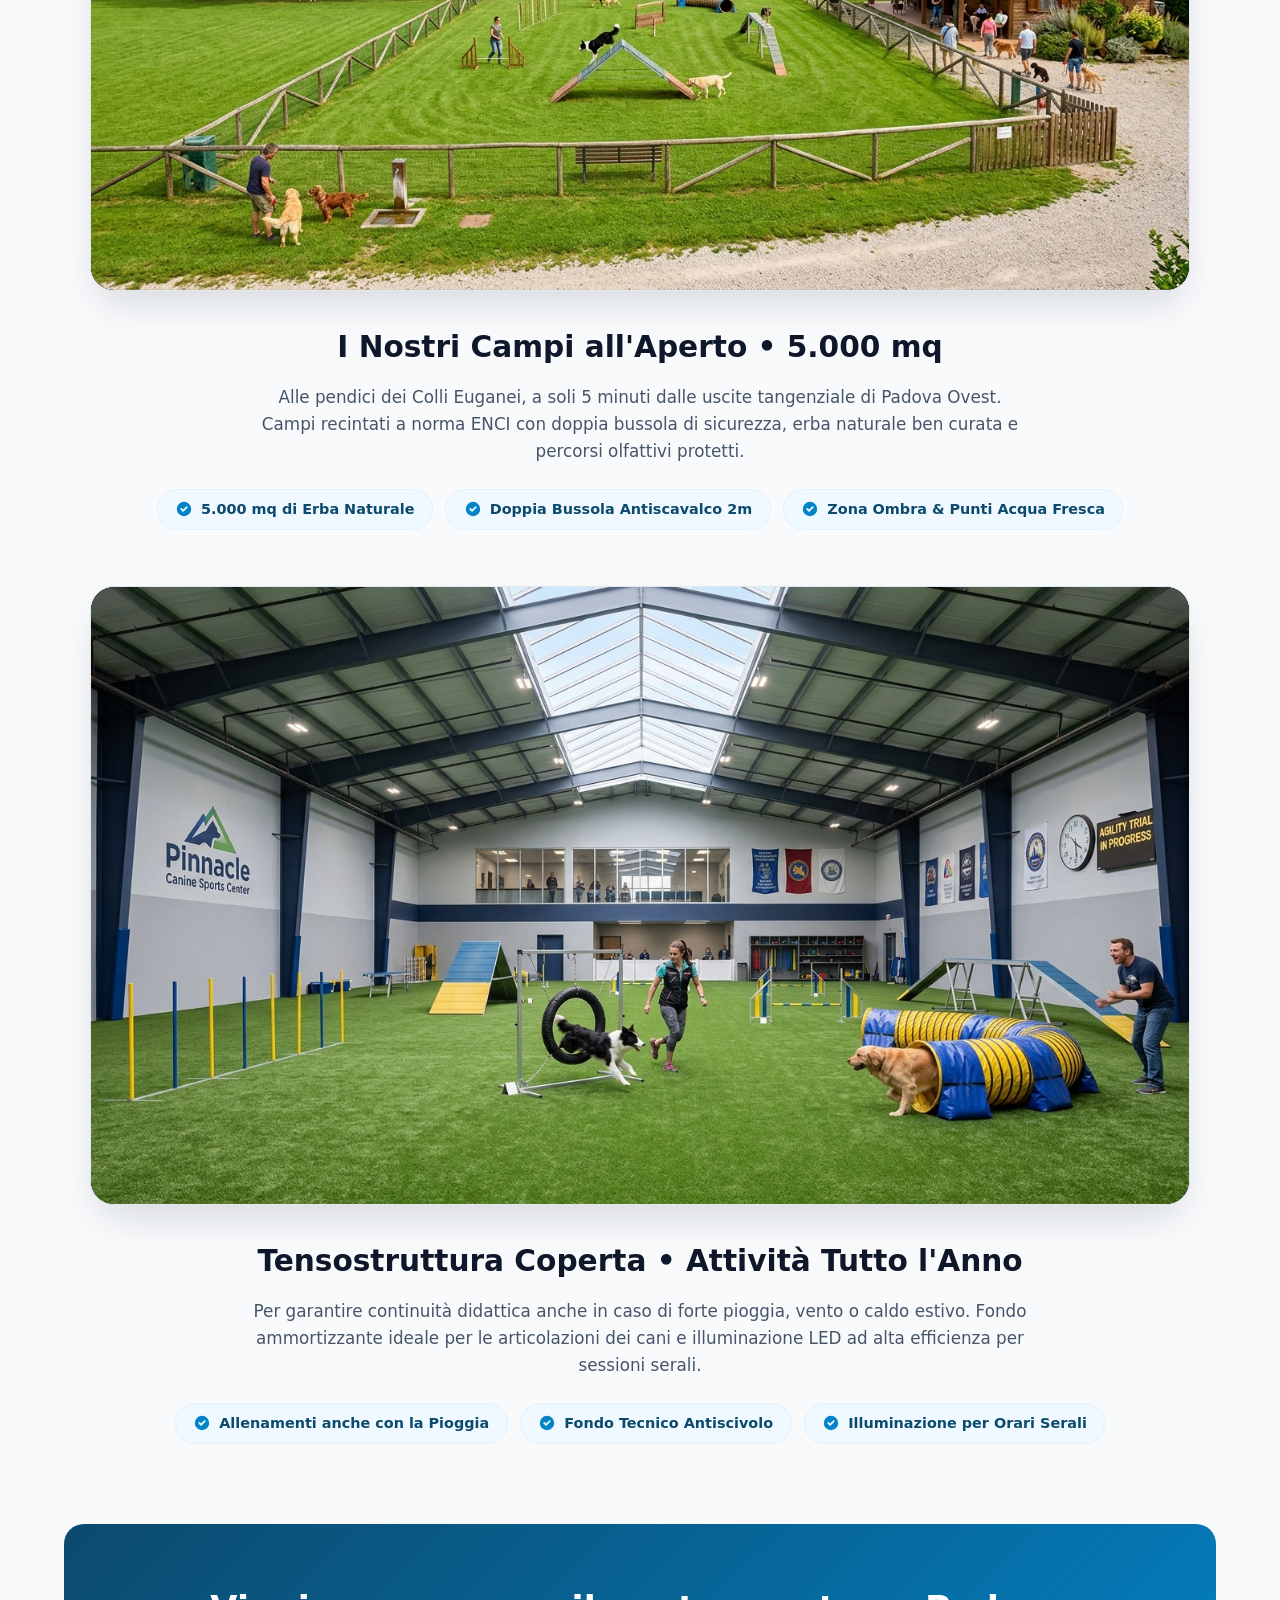
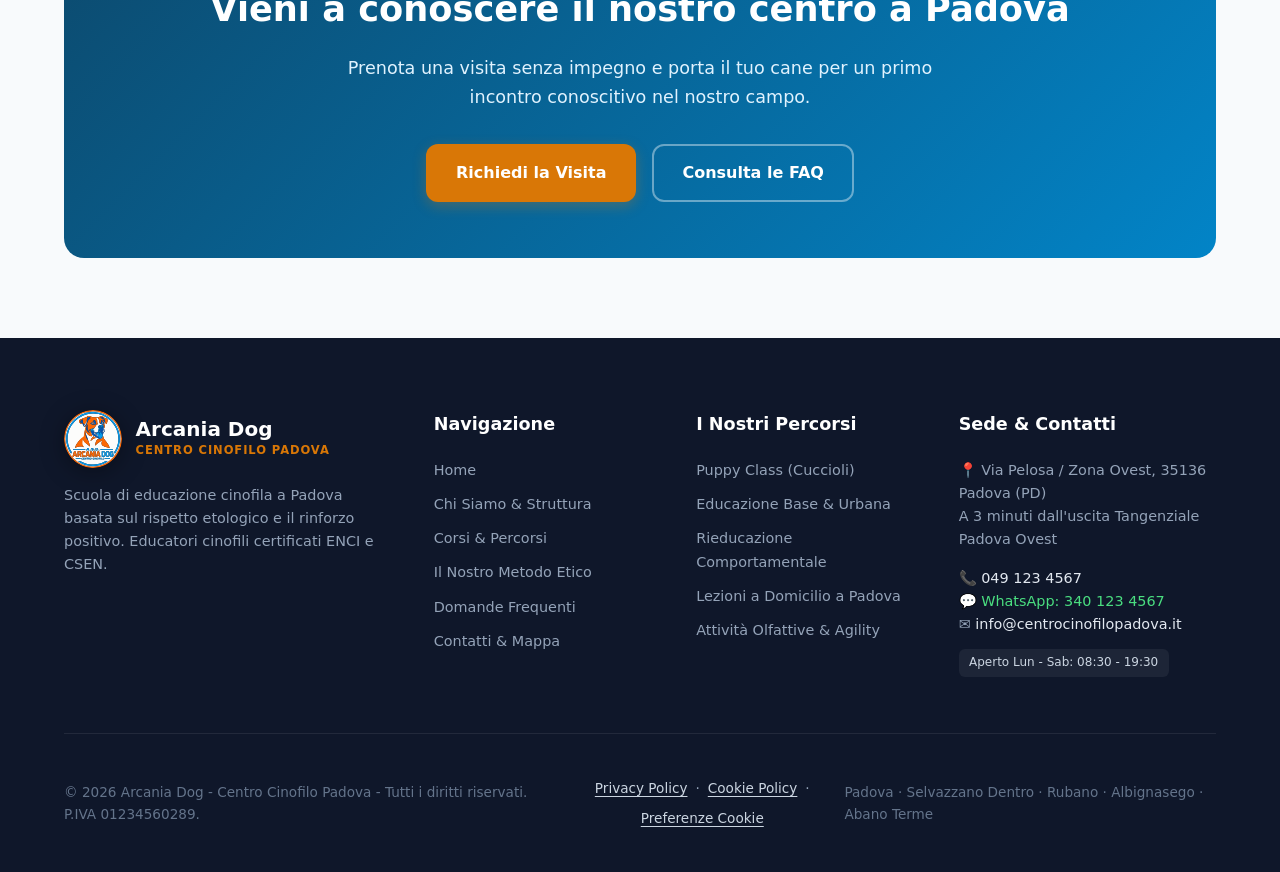
<file: chi-siamo.html>
﻿<!DOCTYPE html>
<html lang="it">
<head>
  <meta charset="UTF-8">
  <meta name="viewport" content="width=device-width, initial-scale=1.0">
  <title>Chi Siamo & Struttura | Centro Cinofilo Patavino Padova</title>
  <meta name="description" content="Scopri chi siamo, la nostra filosofia cinofila e il team di educatori certificati ENCI e CSEN a Padova. Visita il nostro campo di 5.000 mq.">
  <link rel="icon" type="image/svg+xml" href="./images/svg/logo-arcania-dog.svg">
  <link rel="stylesheet" href="./css/style.css?v=20261014-7">
  <style>
    .facility-showcase-container { width: 100%; max-width: 1100px; margin: 0 auto; }
    .facility-showcase-card { position: relative; width: 100%; margin: 0 auto; border-radius: 24px; overflow: hidden; box-shadow: 0 20px 40px -10px rgba(15,23,42,0.15); border: 1px solid #e2e8f0; aspect-ratio: 16/9; background: #0f172a; display: block; }
    .facility-showcase-card img { width: 100%; height: 100%; object-fit: cover; object-position: center; display: block; }
  </style>
</head>
<body>

  <!-- Header & Navigation -->
  <header class="site-header">
    <div class="container nav-container">
            <a href="./index.html" class="brand-logo" aria-label="Home Arcania Dog">
        <img src="./images/svg/logo-arcania-dog.svg" alt="Logo Arcania Dog" class="brand-logo-img" width="52" height="52">
        <div class="brand-text">
          <span class="brand-title">Arcania Dog</span>
          <span class="brand-sub">Centro Cinofilo Padova</span>
        </div>
      </a>

      <nav class="nav-links">
        <a href="./index.html" class="nav-link">Home</a>
        <a href="./chi-siamo.html" class="nav-link active">Chi Siamo</a>
        <a href="./corsi.html" class="nav-link">Corsi</a>
        <a href="./metodo.html" class="nav-link">Metodo</a>
        <a href="./faq.html" class="nav-link">FAQ</a>
        <a href="./contatti.html" class="nav-link">Contatti</a>
        <a href="./contatti.html" class="btn btn-accent btn-sm">Prenota Valutazione</a>
      </nav>

      <button class="mobile-toggle" aria-label="Apri menu di navigazione" aria-expanded="false">
        <svg width="28" height="28" fill="none" viewBox="0 0 24 24" stroke="currentColor">
          <path stroke-linecap="round" stroke-linejoin="round" stroke-width="2" d="M4 6h16M4 12h16M4 18h16"/>
        </svg>
      </button>
    </div>
  </header>

  <!-- Page Header -->
  <section class="hero-section" style="padding: 4rem 0;">
    <div class="container text-center">
      <span class="section-tag" style="background: rgba(255,255,255,0.15); color: #e0f2fe;">La Nostra Realtà a Padova</span>
      <h1 style="font-size: 2.75rem; margin-top: 0.5rem; margin-bottom: 1rem;">Chi Siamo: Passione, Scienza e Rispetto</h1>
      <p style="max-width: 750px; margin: 0 auto; color: #e0f2fe; font-size: 1.15rem;">
        Siamo un team di educatori e istruttori cinofili uniti da un obiettivo comune: creare relazioni serene, profonde e prive di conflitti tra i cani e le famiglie di Padova e provincia.
      </p>
    </div>
  </section>

  <!-- About History & Mission -->
  <section class="section-padding">
    <div class="container">
      <div class="method-split">
        <div>
          <span class="section-tag">La Nostra Storia</span>
          <h2 class="section-title">Da oltre 10 anni al fianco dei cani e delle loro famiglie</h2>
          <p style="margin-bottom: 1rem; color: var(--dark-700);">
            Il <strong>Centro Cinofilo Patavino</strong> nasce a Padova dalla volontà di proporre un modello formativo fondato sulla moderna zooantropologia cognitiva. Rifiutiamo fin dal primo giorno l'idea dell'addestramento come semplice esecuzione passiva di comandi.
          </p>
          <p style="margin-bottom: 1rem; color: var(--dark-700);">
            Un cane felice è un cane capito nei suoi bisogni primari e secondari: bisogno di sicurezza, di esplorazione olfattiva, di socialità sana e di una guida umana autorevole, mai autoritaria né violenta.
          </p>
          <p style="margin-bottom: 1.5rem; color: var(--dark-700);">
            Oggi accogliamo ogni anno centinaia di cuccioli, cani adulti e cani con problematiche comportamentali complesse provenienti da tutta la cintura urbana di Padova e dal territorio dei Colli Euganei.
          </p>
          <div style="display: flex; gap: 1rem;">
            <a href="./corsi.html" class="btn btn-primary">Esplora i Corsi</a>
            <a href="./contatti.html" class="btn btn-secondary">Vieni a Trovarci</a>
          </div>
        </div>

        <div style="background: var(--white); padding: 2.5rem; border-radius: var(--radius-lg); border: 1px solid var(--gray-200); box-shadow: var(--shadow-md);">
          <h3 style="font-size: 1.35rem; margin-bottom: 1.25rem; color: var(--dark-900);">I Nostri Valori Fondamentali</h3>
          <ul style="display: flex; flex-direction: column; gap: 1.2rem;">
            <li style="display: flex; gap: 0.75rem; align-items: flex-start;">
              <div style="background: var(--primary-100); color: var(--primary-800); width: 32px; height: 32px; border-radius: 50%; display: flex; align-items: center; justify-content: center; flex-shrink: 0; font-weight: bold;">1</div>
              <div>
                <strong>Etica e Benessere Fisico ed Emotivo</strong>
                <p style="font-size: 0.9rem; color: var(--dark-600); margin-top: 0.2rem;">Lavoriamo sempre sotto la soglia di stress del cane per garantire apprendimenti duraturi e positivi.</p>
              </div>
            </li>
            <li style="display: flex; gap: 0.75rem; align-items: flex-start;">
              <div style="background: var(--primary-100); color: var(--primary-800); width: 32px; height: 32px; border-radius: 50%; display: flex; align-items: center; justify-content: center; flex-shrink: 0; font-weight: bold;">2</div>
              <div>
                <strong>Centralità del Binomio Uomo-Cane</strong>
                <p style="font-size: 0.9rem; color: var(--dark-600); margin-top: 0.2rem;">Non "addestriamo il cane al posto tuo": formiamo te a essere il punto di riferimento sicuro del tuo cane.</p>
              </div>
            </li>
            <li style="display: flex; gap: 0.75rem; align-items: flex-start;">
              <div style="background: var(--primary-100); color: var(--primary-800); width: 32px; height: 32px; border-radius: 50%; display: flex; align-items: center; justify-content: center; flex-shrink: 0; font-weight: bold;">3</div>
              <div>
                <strong>Competenza e Formazione Continua</strong>
                <p style="font-size: 0.9rem; color: var(--dark-600); margin-top: 0.2rem;">Partecipiamo costantemente a seminari scientifici, master e aggiornamenti nazionali ENCI e internazionali.</p>
              </div>
            </li>
            <li style="display: flex; gap: 0.75rem; align-items: flex-start;">
              <div style="background: #fef3c7; color: #92400e; width: 32px; height: 32px; border-radius: 50%; display: flex; align-items: center; justify-content: center; flex-shrink: 0; font-weight: bold;">🐾</div>
              <div>
                <strong>Leggerezza, Sorrisi & Zero Ansia</strong>
                <p style="font-size: 0.9rem; color: var(--dark-600); margin-top: 0.2rem;">Lavoriamo con rigore scientifico, ma al campo si ride, si gioca e ci si diverte insieme. Festeggiamo ogni piccolo progresso con una coccola e una corsa libera!</p>
              </div>
            </li>
          </ul>
        </div>
      </div>
    </div>
  </section>

  <!-- Team Section -->
  <section class="section-padding" style="background-color: var(--white);">
    <div class="container">
      <div class="section-header">
        <span class="section-tag">Istruttori ed Educatori</span>
        <h2 class="section-title">Incontra il nostro team di professionisti</h2>
        <p class="section-desc">Educatori con certificazioni riconosciute dal CONI (ENCI, CSEN, FISC) pronti ad ascoltare le tue necessità.</p>
      </div>

      <div class="team-grid">
        <!-- Trainer 1 -->
        <div class="team-card">
          <div class="team-avatar-box">
            <div class="team-avatar-icon">
              <!-- Trainer Icon -->
              <svg width="40" height="40" fill="currentColor" viewBox="0 0 20 20">
                <path fill-rule="evenodd" d="M10 9a3 3 0 100-6 3 3 0 000 6zm-7 9a7 7 0 1114 0H3z" clip-rule="evenodd"/>
              </svg>
            </div>
          </div>
          <div class="team-body">
            <h3>Dott.ssa Chiara Rossi</h3>
            <p class="team-role">Istruttrice Cinofila & Rieducatrice Comportamentale</p>
            <p class="team-bio">
              Educatrice ENCI e Tecnico CSEN di 3° livello. Laureata con lode in Tutela e Benessere Animale all'Università di Padova, specializzata in cani reattivi, paure e ansie da separazione.
            </p>
            <div class="team-tags">
              <span>Certificata ENCI</span>
              <span>Comportamento</span>
              <span>Docente</span>
            </div>
          </div>
        </div>

        <!-- Trainer 2 -->
        <div class="team-card">
          <div class="team-avatar-box">
            <div class="team-avatar-icon">
              <svg width="40" height="40" fill="currentColor" viewBox="0 0 20 20">
                <path fill-rule="evenodd" d="M10 9a3 3 0 100-6 3 3 0 000 6zm-7 9a7 7 0 1114 0H3z" clip-rule="evenodd"/>
              </svg>
            </div>
          </div>
          <div class="team-body">
            <h3>Marco Carraro</h3>
            <p class="team-role">Istruttore Sportivo & Specialista Puppy Class</p>
            <p class="team-bio">
              Educatore cinofilo da oltre 8 anni, conduttore di prove di ricerca in superficie e tecnico federale FISC. Coordina le puppy class e i percorsi di agility dog ludico-educativo.
            </p>
            <div class="team-tags">
              <span>Puppy Class</span>
              <span>Agility Dog</span>
              <span>Nosework</span>
            </div>
          </div>
        </div>

        <!-- Trainer 3 -->
        <div class="team-card">
          <div class="team-avatar-box">
            <div class="team-avatar-icon">
              <svg width="40" height="40" fill="currentColor" viewBox="0 0 20 20">
                <path fill-rule="evenodd" d="M10 9a3 3 0 100-6 3 3 0 000 6zm-7 9a7 7 0 1114 0H3z" clip-rule="evenodd"/>
              </svg>
            </div>
          </div>
          <div class="team-body">
            <h3>Laura Bellini</h3>
            <p class="team-role">Educatrice Cinofila & Lezioni a Domicilio</p>
            <p class="team-bio">
              Specializzata nell'educazione urbana e nella gestione quotidiana del cane in appartamento e città. Segue direttamente le consulenze a domicilio a Padova e comuni limitrofi.
            </p>
            <div class="team-tags">
              <span>Educazione Base</span>
              <span>Padova Domicilio</span>
              <span>Socializzazione</span>
            </div>
          </div>
        </div>
      </div>
    </div>
  </section>

  <!-- Facility / Struttura Section -->
  <section class="section-padding">
    <div class="container">
      <div class="section-header">
        <span class="section-tag">La Nostra Struttura</span>
        <h2 class="section-title">5.000 mq pensati su misura per il benessere canino</h2>
        <p class="section-desc">Uno spazio progettato secondo i massimi standard di sicurezza, igiene e comfort a Padova Ovest.</p>
      </div>

      <div class="features-grid">
        <div class="feature-card">
          <div class="feature-icon-wrapper">
            <svg width="28" height="28" fill="none" viewBox="0 0 24 24" stroke="currentColor">
              <path stroke-linecap="round" stroke-linejoin="round" stroke-width="2" d="M9 12l2 2 4-4m5.618-4.016A11.955 11.955 0 0112 2.944a11.955 11.955 0 01-8.618 3.04A12.02 12.02 0 003 9c0 5.591 3.824 10.29 9 11.622 5.176-1.332 9-6.03 9-11.622 0-1.042-.133-2.052-.382-3.016z"/>
            </svg>
          </div>
          <h3>Doppia Recinzione di Sicurezza</h3>
          <p>Tutti i campi dispongono di bussola d'ingresso a doppia porta e reti alte 2 metri con zoccolo antiscavo, per lavorare in totale libertà e serenità.</p>
        </div>

        <div class="feature-card">
          <div class="feature-icon-wrapper">
            <svg width="28" height="28" fill="none" viewBox="0 0 24 24" stroke="currentColor">
              <path stroke-linecap="round" stroke-linejoin="round" stroke-width="2" d="M3 15a4 4 0 004 4h9a5 5 0 10-.1-9.999 5.002 5.002 0 00-9.78 2.096A4.001 4.001 0 003 15z"/>
            </svg>
          </div>
          <h3>Area Coperta per Maltempo</h3>
          <p>Grazie alla nostra struttura tensostatica coperta, le lezioni e le puppy class possono svolgersi regolarmente anche in caso di forte pioggia o maltempo.</p>
        </div>

        <div class="feature-card">
          <div class="feature-icon-wrapper">
            <svg width="28" height="28" fill="none" viewBox="0 0 24 24" stroke="currentColor">
              <path stroke-linecap="round" stroke-linejoin="round" stroke-width="2" d="M12 3v1m0 16v1m9-9h-1M4 12H3m15.364 6.364l-.707-.707M6.343 6.343l-.707-.707m12.728 0l-.707.707M6.343 17.657l-.707.707M16 12a4 4 0 11-8 0 4 4 0 018 0z"/>
            </svg>
          </div>
          <h3>Ombreggiatura Naturale & Acqua Fresca</h3>
          <p>Alberi ad alto fusto, vaschette per rinfrescarsi nei mesi caldi estivi e punti acqua potabile costantemente accessibili su tutti i campi.</p>
        </div>
      </div>

      <!-- Facility Image Showcase Container (Clean & Perfectly Centered) -->
      <div class="facility-showcase-container" style="margin-top: 3rem;">
        <div class="facility-showcase-card">
          <img src="./images/dog-center-field.jpg" alt="Campo di addestramento cinofilo a Padova con vista Colli Euganei" width="1200" height="675" loading="lazy">
        </div>

        <div class="facility-details-block">
          <h3>I Nostri Campi all'Aperto &bull; 5.000 mq</h3>
          <p>
            Alle pendici dei Colli Euganei, a soli 5 minuti dalle uscite tangenziale di Padova Ovest. Campi recintati a norma ENCI con doppia bussola di sicurezza, erba naturale ben curata e percorsi olfattivi protetti.
          </p>
          <div class="facility-pills-row">
            <span class="facility-pill-clean">
              <svg width="18" height="18" fill="currentColor" viewBox="0 0 20 20"><path fill-rule="evenodd" d="M10 18a8 8 0 100-16 8 8 0 000 16zm3.707-9.293a1 1 0 00-1.414-1.414L9 10.586 7.707 9.293a1 1 0 00-1.414 1.414l2 2a1 1 0 001.414 0l4-4z" clip-rule="evenodd"/></svg>
              5.000 mq di Erba Naturale
            </span>
            <span class="facility-pill-clean">
              <svg width="18" height="18" fill="currentColor" viewBox="0 0 20 20"><path fill-rule="evenodd" d="M10 18a8 8 0 100-16 8 8 0 000 16zm3.707-9.293a1 1 0 00-1.414-1.414L9 10.586 7.707 9.293a1 1 0 00-1.414 1.414l2 2a1 1 0 001.414 0l4-4z" clip-rule="evenodd"/></svg>
              Doppia Bussola Antiscavalco 2m
            </span>
            <span class="facility-pill-clean">
              <svg width="18" height="18" fill="currentColor" viewBox="0 0 20 20"><path fill-rule="evenodd" d="M10 18a8 8 0 100-16 8 8 0 000 16zm3.707-9.293a1 1 0 00-1.414-1.414L9 10.586 7.707 9.293a1 1 0 00-1.414 1.414l2 2a1 1 0 001.414 0l4-4z" clip-rule="evenodd"/></svg>
              Zona Ombra & Punti Acqua Fresca
            </span>
          </div>
        </div>

        <!-- Tensostruttura Coperta Showcase -->
        <div style="margin-top: 3.5rem;">
          <div class="facility-showcase-card">
            <img src="./images/dog-indoor-arena.jpg" alt="Tensostruttura coperta per addestramento cinofilo al riparo dalla pioggia a Padova" width="1200" height="675" loading="lazy">
          </div>
          <div class="facility-details-block">
            <h3>Tensostruttura Coperta &bull; Attività Tutto l'Anno</h3>
            <p>
              Per garantire continuità didattica anche in caso di forte pioggia, vento o caldo estivo. Fondo ammortizzante ideale per le articolazioni dei cani e illuminazione LED ad alta efficienza per sessioni serali.
            </p>
            <div class="facility-pills-row">
              <span class="facility-pill-clean">
                <svg width="18" height="18" fill="currentColor" viewBox="0 0 20 20"><path fill-rule="evenodd" d="M10 18a8 8 0 100-16 8 8 0 000 16zm3.707-9.293a1 1 0 00-1.414-1.414L9 10.586 7.707 9.293a1 1 0 00-1.414 1.414l2 2a1 1 0 001.414 0l4-4z" clip-rule="evenodd"/></svg>
                Allenamenti anche con la Pioggia
              </span>
              <span class="facility-pill-clean">
                <svg width="18" height="18" fill="currentColor" viewBox="0 0 20 20"><path fill-rule="evenodd" d="M10 18a8 8 0 100-16 8 8 0 000 16zm3.707-9.293a1 1 0 00-1.414-1.414L9 10.586 7.707 9.293a1 1 0 00-1.414 1.414l2 2a1 1 0 001.414 0l4-4z" clip-rule="evenodd"/></svg>
                Fondo Tecnico Antiscivolo
              </span>
              <span class="facility-pill-clean">
                <svg width="18" height="18" fill="currentColor" viewBox="0 0 20 20"><path fill-rule="evenodd" d="M10 18a8 8 0 100-16 8 8 0 000 16zm3.707-9.293a1 1 0 00-1.414-1.414L9 10.586 7.707 9.293a1 1 0 00-1.414 1.414l2 2a1 1 0 001.414 0l4-4z" clip-rule="evenodd"/></svg>
                Illuminazione per Orari Serali
              </span>
            </div>
          </div>
        </div>
      </div>
    </div>
  </section>

  <!-- CTA Banner -->
  <section class="section-padding" style="padding-top: 0;">
    <div class="container">
      <div class="cta-banner">
        <h2>Vieni a conoscere il nostro centro a Padova</h2>
        <p>Prenota una visita senza impegno e porta il tuo cane per un primo incontro conoscitivo nel nostro campo.</p>
        <div style="display: flex; gap: 1rem; justify-content: center; flex-wrap: wrap;">
          <a href="./contatti.html" class="btn btn-accent">Richiedi la Visita</a>
          <a href="./faq.html" class="btn btn-secondary" style="background: transparent; color: #fff; border-color: rgba(255,255,255,0.4);">Consulta le FAQ</a>
        </div>
      </div>
    </div>
  </section>

  <!-- Footer -->
  <footer class="site-footer">
    <div class="container">
      <div class="footer-grid">
        <div class="footer-col">
                    <div class="brand-logo" style="margin-bottom: 1rem;">
            <img src="./images/svg/logo-arcania-dog.svg" alt="Logo Arcania Dog" class="brand-logo-img brand-logo-footer" width="58" height="58">
            <div class="brand-text">
              <span class="brand-title" style="color: #fff;">Arcania Dog</span>
              <span class="brand-sub">Centro Cinofilo Padova</span>
            </div>
          </div>
          <p class="footer-desc">
            Scuola di educazione cinofila a Padova basata sul rispetto etologico e il rinforzo positivo. Educatori cinofili certificati ENCI e CSEN.
          </p>
        </div>

        <div class="footer-col">
          <h4>Navigazione</h4>
          <div class="footer-links">
            <a href="./index.html">Home</a>
            <a href="./chi-siamo.html">Chi Siamo & Struttura</a>
            <a href="./corsi.html">Corsi & Percorsi</a>
            <a href="./metodo.html">Il Nostro Metodo Etico</a>
            <a href="./faq.html">Domande Frequenti</a>
            <a href="./contatti.html">Contatti & Mappa</a>
          </div>
        </div>

        <div class="footer-col">
          <h4>I Nostri Percorsi</h4>
          <div class="footer-links">
            <a href="./corsi.html#puppy">Puppy Class (Cuccioli)</a>
            <a href="./corsi.html#base">Educazione Base & Urbana</a>
            <a href="./corsi.html#rieducazione">Rieducazione Comportamentale</a>
            <a href="./corsi.html#domicilio">Lezioni a Domicilio a Padova</a>
            <a href="./corsi.html#sport">Attività Olfattive & Agility</a>
          </div>
        </div>

        <div class="footer-col">
          <h4>Sede & Contatti</h4>
          <p class="footer-desc" style="margin-top: 0; margin-bottom: 0.75rem;">
            📍 Via Pelosa / Zona Ovest, 35136 Padova (PD)<br>
            A 3 minuti dall'uscita Tangenziale Padova Ovest
          </p>
          <p class="footer-desc" style="margin-bottom: 0.75rem;">
            📞 <a href="tel:+390491234567" style="color: #e2e8f0;">049 123 4567</a><br>
            💬 <a href="https://wa.me/393401234567" target="_blank" rel="noopener" style="color: #4ade80;">WhatsApp: 340 123 4567</a><br>
            ✉️ <a href="mailto:info@centrocinofilopadova.it" style="color: #e2e8f0;">info@centrocinofilopadova.it</a>
          </p>
          <div class="footer-badge">
            <span>Aperto Lun - Sab: 08:30 - 19:30</span>
          </div>
        </div>
      </div>

      <div class="footer-bottom">
        <div>
          &copy; 2026 Arcania Dog - Centro Cinofilo Padova - Tutti i diritti riservati. P.IVA 01234560289.
        </div>
        <div class="footer-legal-links">
          <a href="./privacy-policy.html">Privacy Policy</a> &middot; 
          <a href="./cookie-policy.html">Cookie Policy</a> &middot; 
          <a href="#" id="manageCookiesLink">Preferenze Cookie</a>
        </div>
        <div>
          <span>Padova &middot; Selvazzano Dentro &middot; Rubano &middot; Albignasego &middot; Abano Terme</span>
        </div>
      </div>
    </div>
  </footer>

  <script src="./js/main.js"></script>
</body>
</html>
</file>
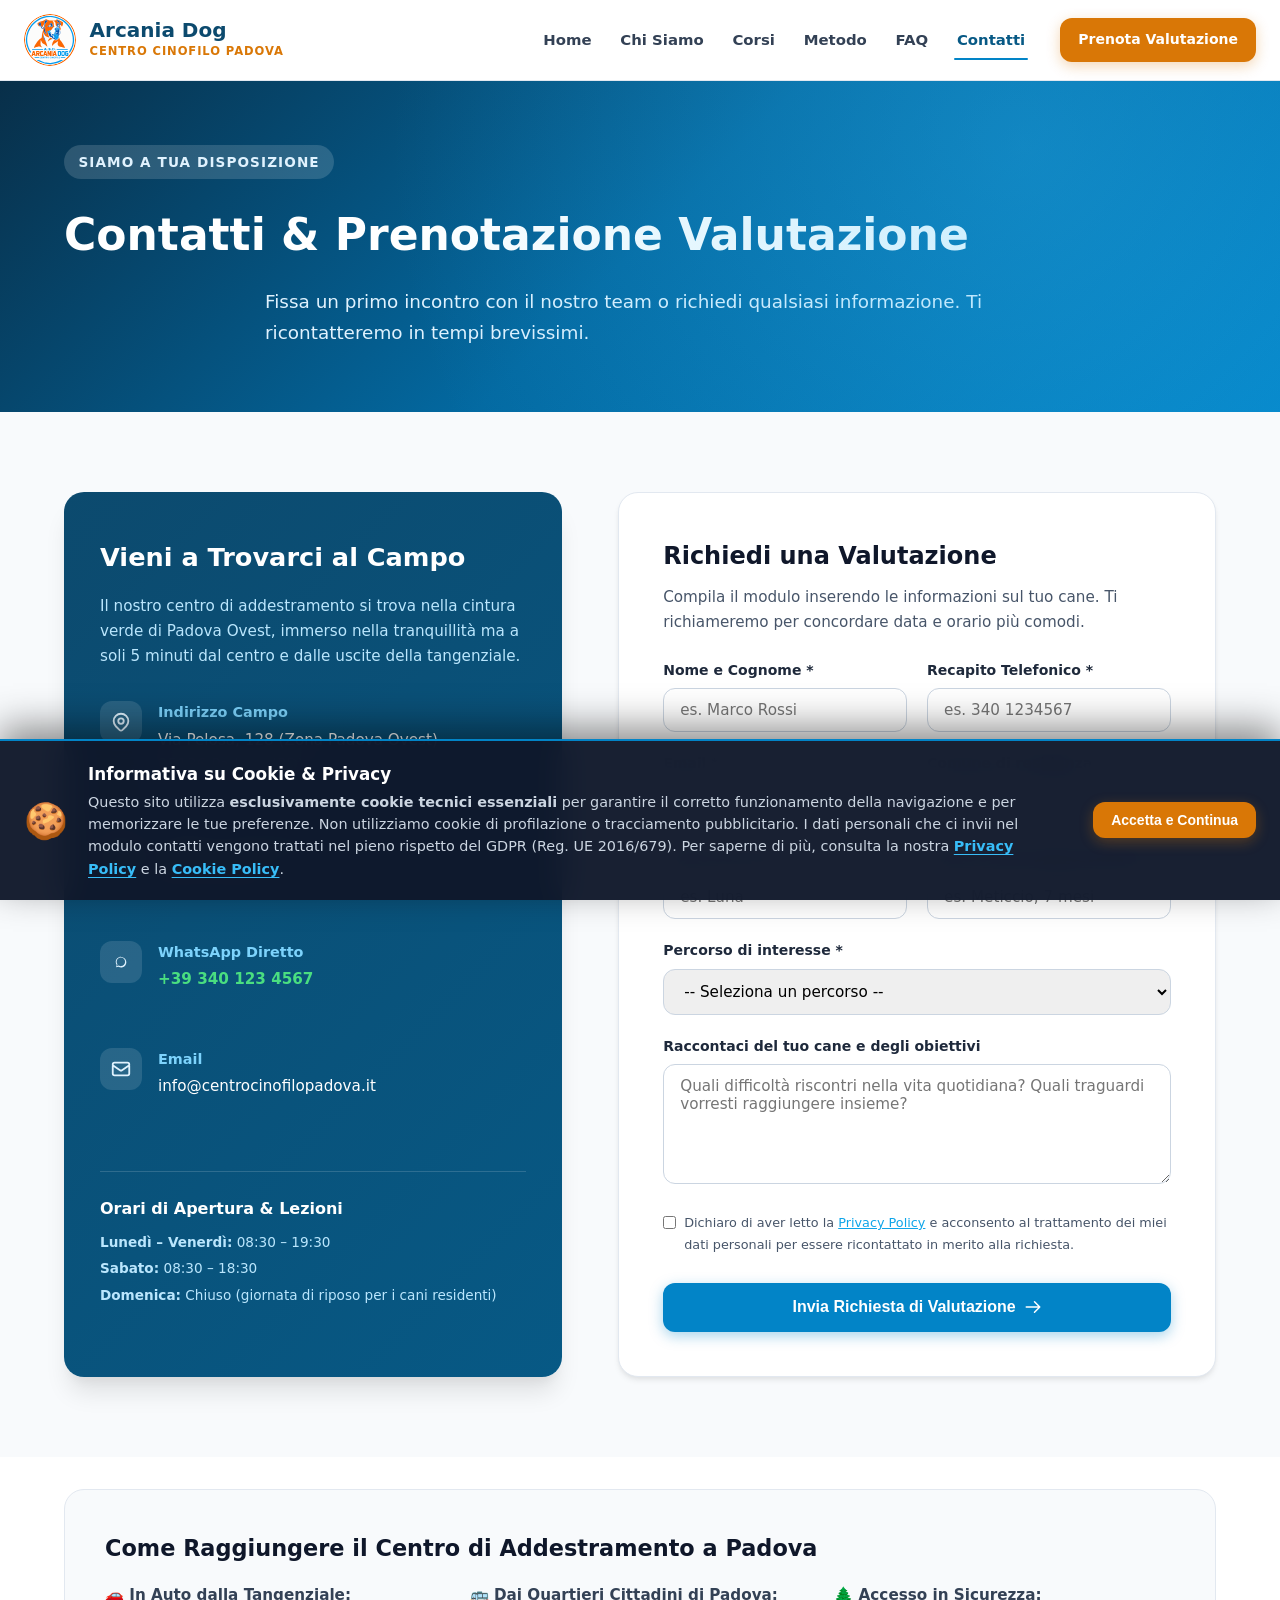
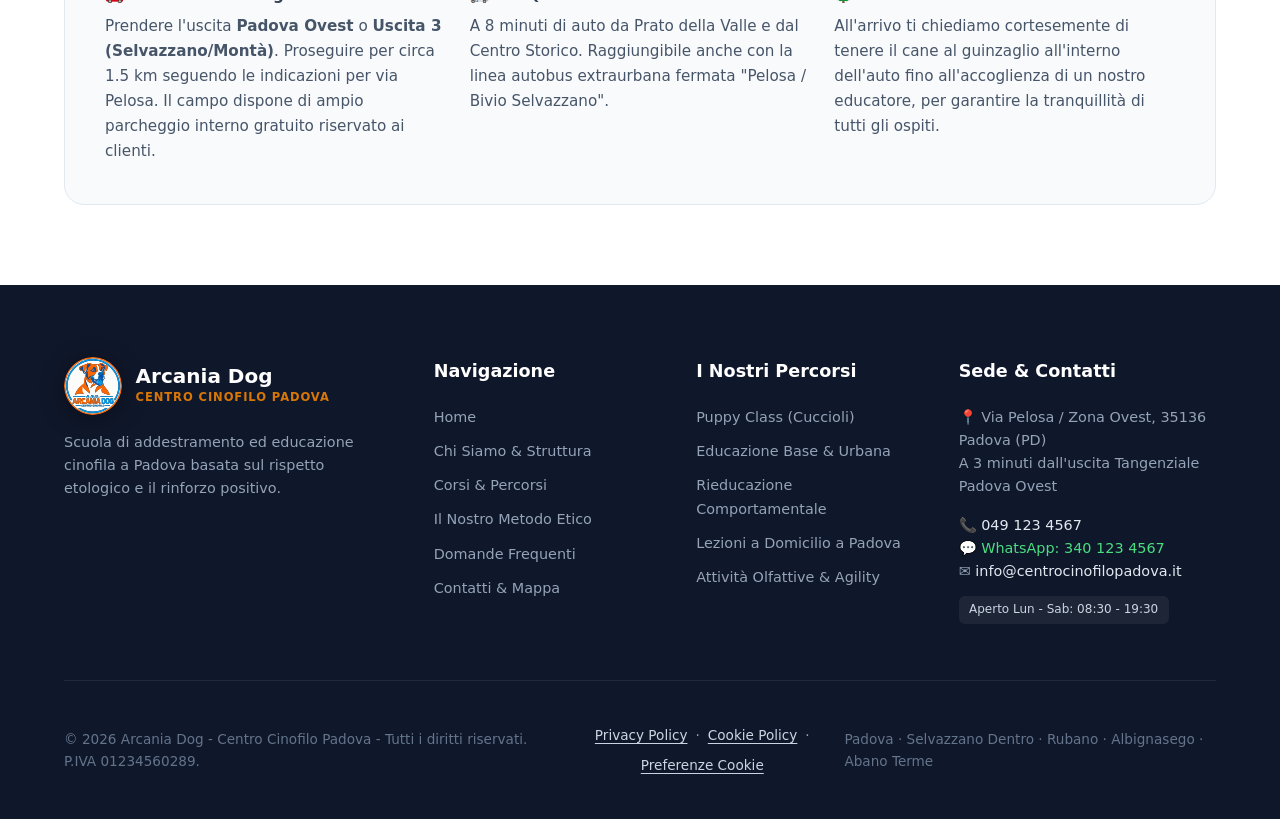
<file: contatti.html>
﻿<!DOCTYPE html>
<html lang="it">
<head>
  <meta charset="UTF-8">
  <meta name="viewport" content="width=device-width, initial-scale=1.0">
  <title>Contatti & Dove Siamo | Centro Cinofilo Patavino Padova</title>
  <meta name="description" content="Contatta il nostro centro cinofilo a Padova. Prenota la prima valutazione gratuita o richiedi informazioni su corsi, lezioni a domicilio e orari del campo.">
  <link rel="icon" type="image/svg+xml" href="./images/svg/logo-arcania-dog.svg">
  <link rel="stylesheet" href="./css/style.css?v=20261014-7">
</head>
<body>

  <!-- Header & Navigation -->
  <header class="site-header">
    <div class="container nav-container">
            <a href="./index.html" class="brand-logo" aria-label="Home Arcania Dog">
        <img src="./images/svg/logo-arcania-dog.svg" alt="Logo Arcania Dog" class="brand-logo-img" width="52" height="52">
        <div class="brand-text">
          <span class="brand-title">Arcania Dog</span>
          <span class="brand-sub">Centro Cinofilo Padova</span>
        </div>
      </a>

      <nav class="nav-links">
        <a href="./index.html" class="nav-link">Home</a>
        <a href="./chi-siamo.html" class="nav-link">Chi Siamo</a>
        <a href="./corsi.html" class="nav-link">Corsi</a>
        <a href="./metodo.html" class="nav-link">Metodo</a>
        <a href="./faq.html" class="nav-link">FAQ</a>
        <a href="./contatti.html" class="nav-link active">Contatti</a>
        <a href="./contatti.html" class="btn btn-accent btn-sm">Prenota Valutazione</a>
      </nav>

      <button class="mobile-toggle" aria-label="Apri menu di navigazione" aria-expanded="false">
        <svg width="28" height="28" fill="none" viewBox="0 0 24 24" stroke="currentColor">
          <path stroke-linecap="round" stroke-linejoin="round" stroke-width="2" d="M4 6h16M4 12h16M4 18h16"/>
        </svg>
      </button>
    </div>
  </header>

  <!-- Page Header -->
  <section class="hero-section" style="padding: 4rem 0;">
    <div class="container text-center">
      <span class="section-tag" style="background: rgba(255,255,255,0.15); color: #e0f2fe;">Siamo a Tua Disposizione</span>
      <h1 style="font-size: 2.75rem; margin-top: 0.5rem; margin-bottom: 1rem;">Contatti & Prenotazione Valutazione</h1>
      <p style="max-width: 750px; margin: 0 auto; color: #e0f2fe; font-size: 1.15rem;">
        Fissa un primo incontro con il nostro team o richiedi qualsiasi informazione. Ti ricontatteremo in tempi brevissimi.
      </p>
    </div>
  </section>

  <!-- Contact & Form Section -->
  <section class="section-padding">
    <div class="container">
      <div class="contact-grid">
        <!-- Contact Info Card -->
        <div class="contact-info-card">
          <h3>Vieni a Trovarci al Campo</h3>
          <p>
            Il nostro centro di addestramento si trova nella cintura verde di Padova Ovest, immerso nella tranquillità ma a soli 5 minuti dal centro e dalle uscite della tangenziale.
          </p>

          <div class="contact-details">
            <div class="contact-detail-item">
              <div class="contact-icon">
                <svg width="22" height="22" fill="none" viewBox="0 0 24 24" stroke="currentColor">
                  <path stroke-linecap="round" stroke-linejoin="round" stroke-width="2" d="M17.657 16.657L13.414 20.9a1.998 1.998 0 01-2.827 0l-4.244-4.243a8 8 0 1111.314 0z"/>
                  <path stroke-linecap="round" stroke-linejoin="round" stroke-width="2" d="M15 11a3 3 0 11-6 0 3 3 0 016 0z"/>
                </svg>
              </div>
              <div class="contact-detail-text">
                <h4>Indirizzo Campo</h4>
                <p>Via Pelosa, 128 (Zona Padova Ovest)<br>35136 Padova (PD)</p>
              </div>
            </div>

            <div class="contact-detail-item">
              <div class="contact-icon">
                <svg width="22" height="22" fill="none" viewBox="0 0 24 24" stroke="currentColor">
                  <path stroke-linecap="round" stroke-linejoin="round" stroke-width="2" d="M3 5a2 2 0 012-2h3.28a1 1 0 01.948.684l1.498 4.493a1 1 0 01-.502 1.21l-2.257 1.13a11.042 11.042 0 005.516 5.516l1.13-2.257a1 1 0 011.21-.502l4.493 1.498a1 1 0 01.684.949V19a2 2 0 01-2 2h-1C9.716 21 3 14.284 3 6V5z"/>
                </svg>
              </div>
              <div class="contact-detail-text">
                <h4>Telefono Segreteria</h4>
                <p><a href="tel:+390491234567">049 123 4567</a></p>
              </div>
            </div>

            <div class="contact-detail-item">
              <div class="contact-icon">
                <svg width="22" height="22" fill="currentColor" viewBox="0 0 24 24">
                  <path d="M12.031 6.172c-3.181 0-5.767 2.586-5.768 5.766-.001 1.298.38 2.27 1.019 3.287l-.711 2.598 2.664-.698c.969.54 1.861.855 2.796.857 3.18 0 5.767-2.587 5.767-5.766.001-3.182-2.585-5.768-5.767-5.768zm0 10.378c-.856 0-1.696-.23-2.431-.666l-.174-.103-1.799.472.48-1.753-.114-.182c-.477-.76-.73-1.644-.73-2.58 0-2.535 2.062-4.598 4.6-4.598 2.536 0 4.6 2.063 4.6 4.598 0 2.536-2.064 4.612-4.427 4.612z"/>
                </svg>
              </div>
              <div class="contact-detail-text">
                <h4>WhatsApp Diretto</h4>
                <p><a href="https://wa.me/393401234567" target="_blank" rel="noopener" style="color: #4ade80; font-weight: 600;">+39 340 123 4567</a></p>
              </div>
            </div>

            <div class="contact-detail-item">
              <div class="contact-icon">
                <svg width="22" height="22" fill="none" viewBox="0 0 24 24" stroke="currentColor">
                  <path stroke-linecap="round" stroke-linejoin="round" stroke-width="2" d="M3 8l7.89 5.26a2 2 0 002.22 0L21 8M5 19h14a2 2 0 002-2V7a2 2 0 00-2-2H5a2 2 0 00-2 2v10a2 2 0 002 2z"/>
                </svg>
              </div>
              <div class="contact-detail-text">
                <h4>Email</h4>
                <p><a href="mailto:info@centrocinofilopadova.it">info@centrocinofilopadova.it</a></p>
              </div>
            </div>
          </div>

          <div class="contact-hours-box">
            <h4>Orari di Apertura & Lezioni</h4>
            <p><strong>Lunedì &ndash; Venerdì:</strong> 08:30 &ndash; 19:30</p>
            <p><strong>Sabato:</strong> 08:30 &ndash; 18:30</p>
            <p><strong>Domenica:</strong> Chiuso (giornata di riposo per i cani residenti)</p>
          </div>
        </div>

        <!-- Contact Form Card -->
        <div class="form-card">
          <h3 style="font-size: 1.5rem; font-weight: 800; color: var(--dark-900); margin-bottom: 0.5rem;">Richiedi una Valutazione</h3>
          <p style="color: var(--dark-600); font-size: 0.95rem; margin-bottom: 1.5rem;">
            Compila il modulo inserendo le informazioni sul tuo cane. Ti richiameremo per concordare data e orario più comodi.
          </p>

          <div id="formAlert" class="form-alert"></div>

          <form id="trainingContactForm">
            <div class="form-row">
              <div class="form-group">
                <label for="fullName" class="form-label">Nome e Cognome *</label>
                <input type="text" id="fullName" class="form-control" placeholder="es. Marco Rossi" required>
              </div>
              <div class="form-group">
                <label for="phoneNumber" class="form-label">Recapito Telefonico *</label>
                <input type="tel" id="phoneNumber" class="form-control" placeholder="es. 340 1234567" required>
              </div>
            </div>

            <div class="form-row">
              <div class="form-group">
                <label for="emailAddress" class="form-label">Email *</label>
                <input type="email" id="emailAddress" class="form-control" placeholder="es. marco@email.it" required>
              </div>
              <div class="form-group">
                <label for="locationCity" class="form-label">Comune di residenza</label>
                <input type="text" id="locationCity" class="form-control" placeholder="es. Padova, Selvazzano, Rubano...">
              </div>
            </div>

            <div class="form-row">
              <div class="form-group">
                <label for="dogName" class="form-label">Nome del Cane *</label>
                <input type="text" id="dogName" class="form-control" placeholder="es. Luna" required>
              </div>
              <div class="form-group">
                <label for="dogBreedAge" class="form-label">Razza ed Età approssimativa *</label>
                <input type="text" id="dogBreedAge" class="form-control" placeholder="es. Meticcio, 7 mesi" required>
              </div>
            </div>

            <div class="form-group">
              <label for="courseSelect" class="form-label">Percorso di interesse *</label>
              <select id="courseSelect" class="form-control" required>
                <option value="">-- Seleziona un percorso --</option>
                <option value="puppy">Puppy Class (Cucciolo 2-6 mesi)</option>
                <option value="base">Educazione Base & Buone Maniere (dai 6 mesi)</option>
                <option value="urbana">Educazione Urbana a Padova Centro</option>
                <option value="rieducazione">Rieducazione Comportamentale (paure, reattività)</option>
                <option value="domicilio">Lezioni a Domicilio (Padova e provincia)</option>
                <option value="sport">Sport Cinofili (Agility & Nosework)</option>
                <option value="non-so">Non sono sicuro, vorrei un consiglio</option>
              </select>
            </div>

            <div class="form-group">
              <label for="messageText" class="form-label">Raccontaci del tuo cane e degli obiettivi</label>
              <textarea id="messageText" class="form-control" placeholder="Quali difficoltà riscontri nella vita quotidiana? Quali traguardi vorresti raggiungere insieme?"></textarea>
            </div>

            <div class="form-group" style="display: flex; gap: 0.5rem; align-items: flex-start;">
              <input type="checkbox" id="privacyConsent" required style="margin-top: 4px;">
              <label for="privacyConsent" style="font-size: 0.8rem; color: var(--dark-600);">
                Dichiaro di aver letto la <a href="./privacy-policy.html" target="_blank" style="color: var(--primary-600); text-decoration: underline;">Privacy Policy</a> e acconsento al trattamento dei miei dati personali per essere ricontattato in merito alla richiesta.
              </label>
            </div>

            <button type="submit" class="btn btn-primary" style="width: 100%; margin-top: 0.5rem;">
              <span>Invia Richiesta di Valutazione</span>
              <svg width="18" height="18" fill="none" viewBox="0 0 24 24" stroke="currentColor">
                <path stroke-linecap="round" stroke-linejoin="round" stroke-width="2" d="M14 5l7 7m0 0l-7 7m7-7H3"/>
              </svg>
            </button>
          </form>
        </div>
      </div>
    </div>
  </section>

  <!-- How to Reach Us / Map Directions -->
  <section class="section-padding" style="background-color: var(--white); padding-top: 2rem;">
    <div class="container">
      <div style="background: var(--gray-50); border: 1px solid var(--gray-200); border-radius: var(--radius-lg); padding: 2.5rem;">
        <h3 style="font-size: 1.4rem; font-weight: 800; color: var(--dark-900); margin-bottom: 1rem;">
          Come Raggiungere il Centro di Addestramento a Padova
        </h3>
        <div style="display: grid; grid-template-columns: repeat(auto-fit, minmax(280px, 1fr)); gap: 1.5rem; color: var(--dark-700); font-size: 0.95rem;">
          <div>
            <strong>🚗 In Auto dalla Tangenziale:</strong>
            <p style="margin-top: 0.35rem; color: var(--dark-600);">
              Prendere l'uscita <strong>Padova Ovest</strong> o <strong>Uscita 3 (Selvazzano/Montà)</strong>. Proseguire per circa 1.5 km seguendo le indicazioni per via Pelosa. Il campo dispone di ampio parcheggio interno gratuito riservato ai clienti.
            </p>
          </div>
          <div>
            <strong>🚌 Dai Quartieri Cittadini di Padova:</strong>
            <p style="margin-top: 0.35rem; color: var(--dark-600);">
              A 8 minuti di auto da Prato della Valle e dal Centro Storico. Raggiungibile anche con la linea autobus extraurbana fermata "Pelosa / Bivio Selvazzano".
            </p>
          </div>
          <div>
            <strong>🌲 Accesso in Sicurezza:</strong>
            <p style="margin-top: 0.35rem; color: var(--dark-600);">
              All'arrivo ti chiediamo cortesemente di tenere il cane al guinzaglio all'interno dell'auto fino all'accoglienza di un nostro educatore, per garantire la tranquillità di tutti gli ospiti.
            </p>
          </div>
        </div>
      </div>
    </div>
  </section>

  <!-- Footer -->
  <footer class="site-footer">
    <div class="container">
      <div class="footer-grid">
        <div class="footer-col">
                    <div class="brand-logo" style="margin-bottom: 1rem;">
            <img src="./images/svg/logo-arcania-dog.svg" alt="Logo Arcania Dog" class="brand-logo-img brand-logo-footer" width="58" height="58">
            <div class="brand-text">
              <span class="brand-title" style="color: #fff;">Arcania Dog</span>
              <span class="brand-sub">Centro Cinofilo Padova</span>
            </div>
          </div>
          <p class="footer-desc">
            Scuola di addestramento ed educazione cinofila a Padova basata sul rispetto etologico e il rinforzo positivo.
          </p>
        </div>

        <div class="footer-col">
          <h4>Navigazione</h4>
          <div class="footer-links">
            <a href="./index.html">Home</a>
            <a href="./chi-siamo.html">Chi Siamo & Struttura</a>
            <a href="./corsi.html">Corsi & Percorsi</a>
            <a href="./metodo.html">Il Nostro Metodo Etico</a>
            <a href="./faq.html">Domande Frequenti</a>
            <a href="./contatti.html">Contatti & Mappa</a>
          </div>
        </div>

        <div class="footer-col">
          <h4>I Nostri Percorsi</h4>
          <div class="footer-links">
            <a href="./corsi.html#puppy">Puppy Class (Cuccioli)</a>
            <a href="./corsi.html#base">Educazione Base & Urbana</a>
            <a href="./corsi.html#rieducazione">Rieducazione Comportamentale</a>
            <a href="./corsi.html#domicilio">Lezioni a Domicilio a Padova</a>
            <a href="./corsi.html#sport">Attività Olfattive & Agility</a>
          </div>
        </div>

        <div class="footer-col">
          <h4>Sede & Contatti</h4>
          <p class="footer-desc" style="margin-top: 0; margin-bottom: 0.75rem;">
            📍 Via Pelosa / Zona Ovest, 35136 Padova (PD)<br>
            A 3 minuti dall'uscita Tangenziale Padova Ovest
          </p>
          <p class="footer-desc" style="margin-bottom: 0.75rem;">
            📞 <a href="tel:+390491234567" style="color: #e2e8f0;">049 123 4567</a><br>
            💬 <a href="https://wa.me/393401234567" target="_blank" rel="noopener" style="color: #4ade80;">WhatsApp: 340 123 4567</a><br>
            ✉️ <a href="mailto:info@centrocinofilopadova.it" style="color: #e2e8f0;">info@centrocinofilopadova.it</a>
          </p>
          <div class="footer-badge">
            <span>Aperto Lun - Sab: 08:30 - 19:30</span>
          </div>
        </div>
      </div>

      <div class="footer-bottom">
        <div>
          &copy; 2026 Arcania Dog - Centro Cinofilo Padova - Tutti i diritti riservati. P.IVA 01234560289.
        </div>
        <div class="footer-legal-links">
          <a href="./privacy-policy.html">Privacy Policy</a> &middot; 
          <a href="./cookie-policy.html">Cookie Policy</a> &middot; 
          <a href="#" id="manageCookiesLink">Preferenze Cookie</a>
        </div>
        <div>
          <span>Padova &middot; Selvazzano Dentro &middot; Rubano &middot; Albignasego &middot; Abano Terme</span>
        </div>
      </div>
    </div>
  </footer>

  <script src="./js/main.js"></script>
</body>
</html>
</file>
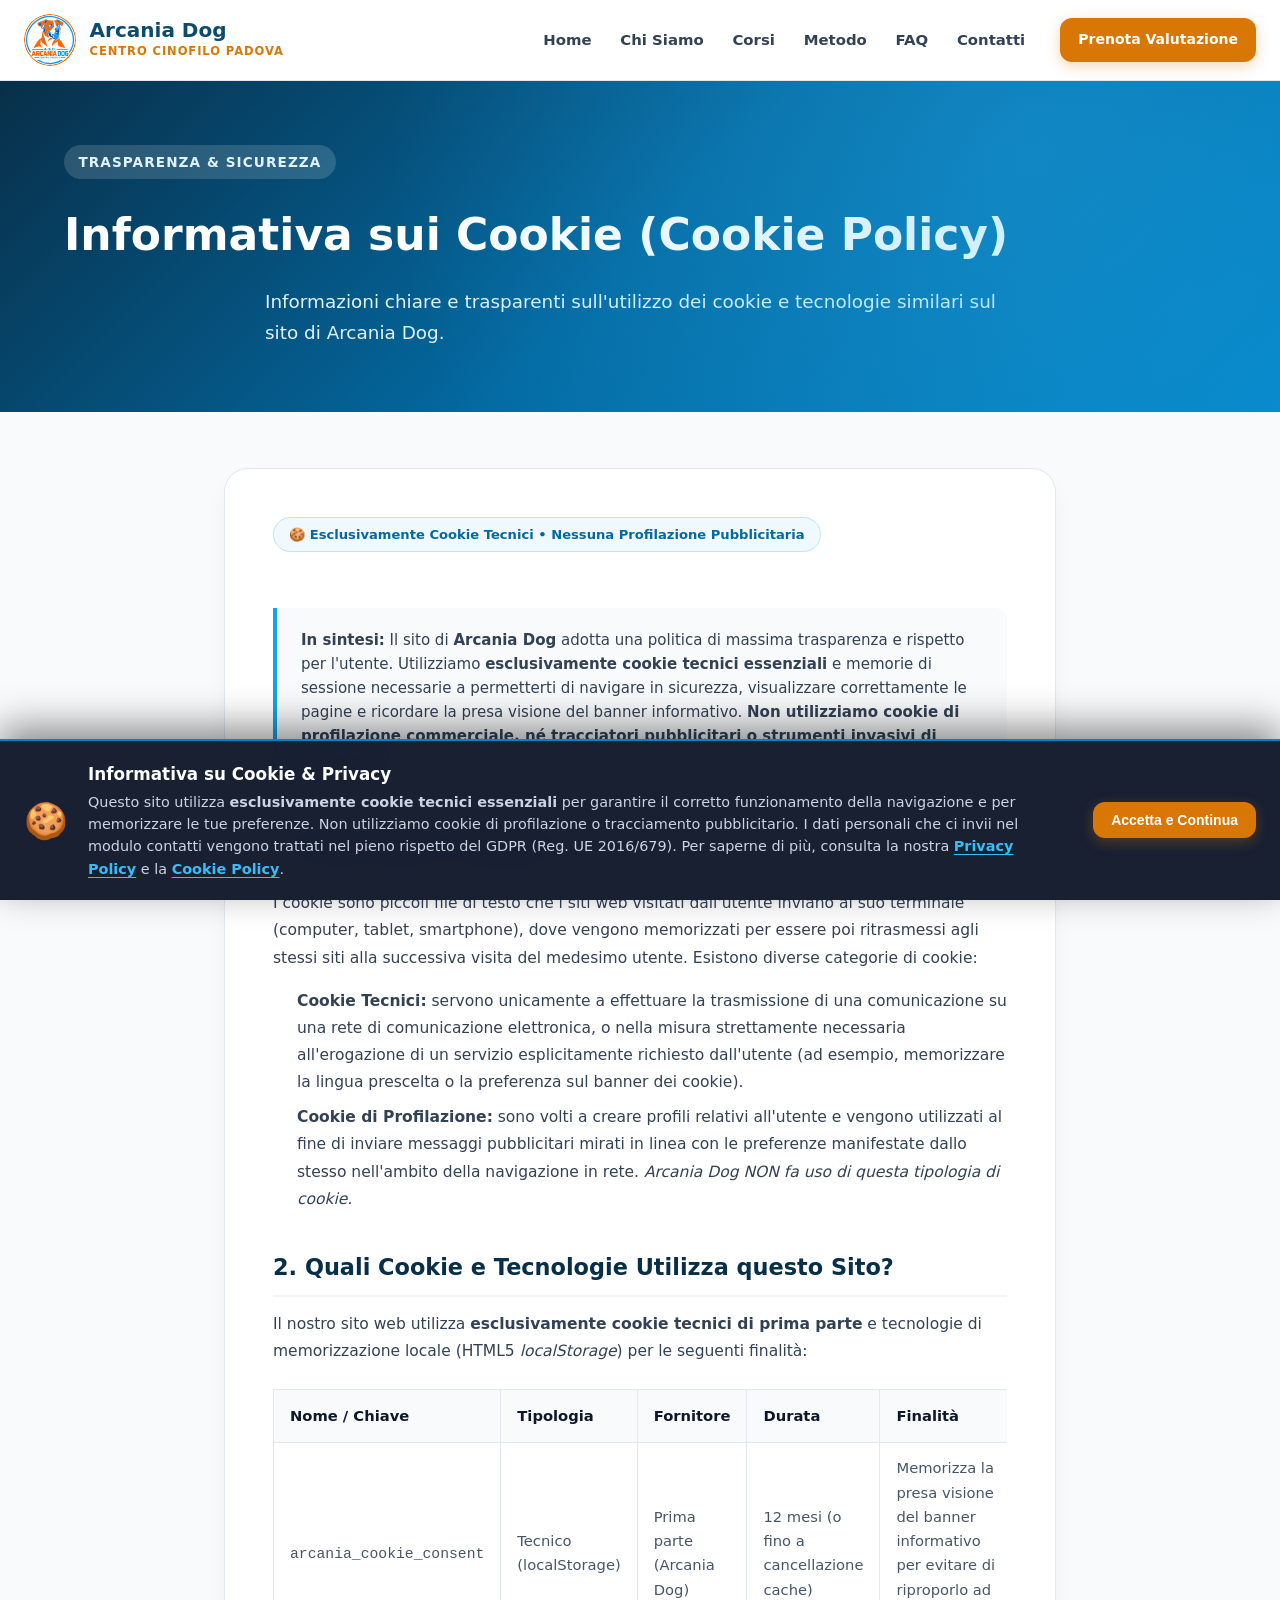
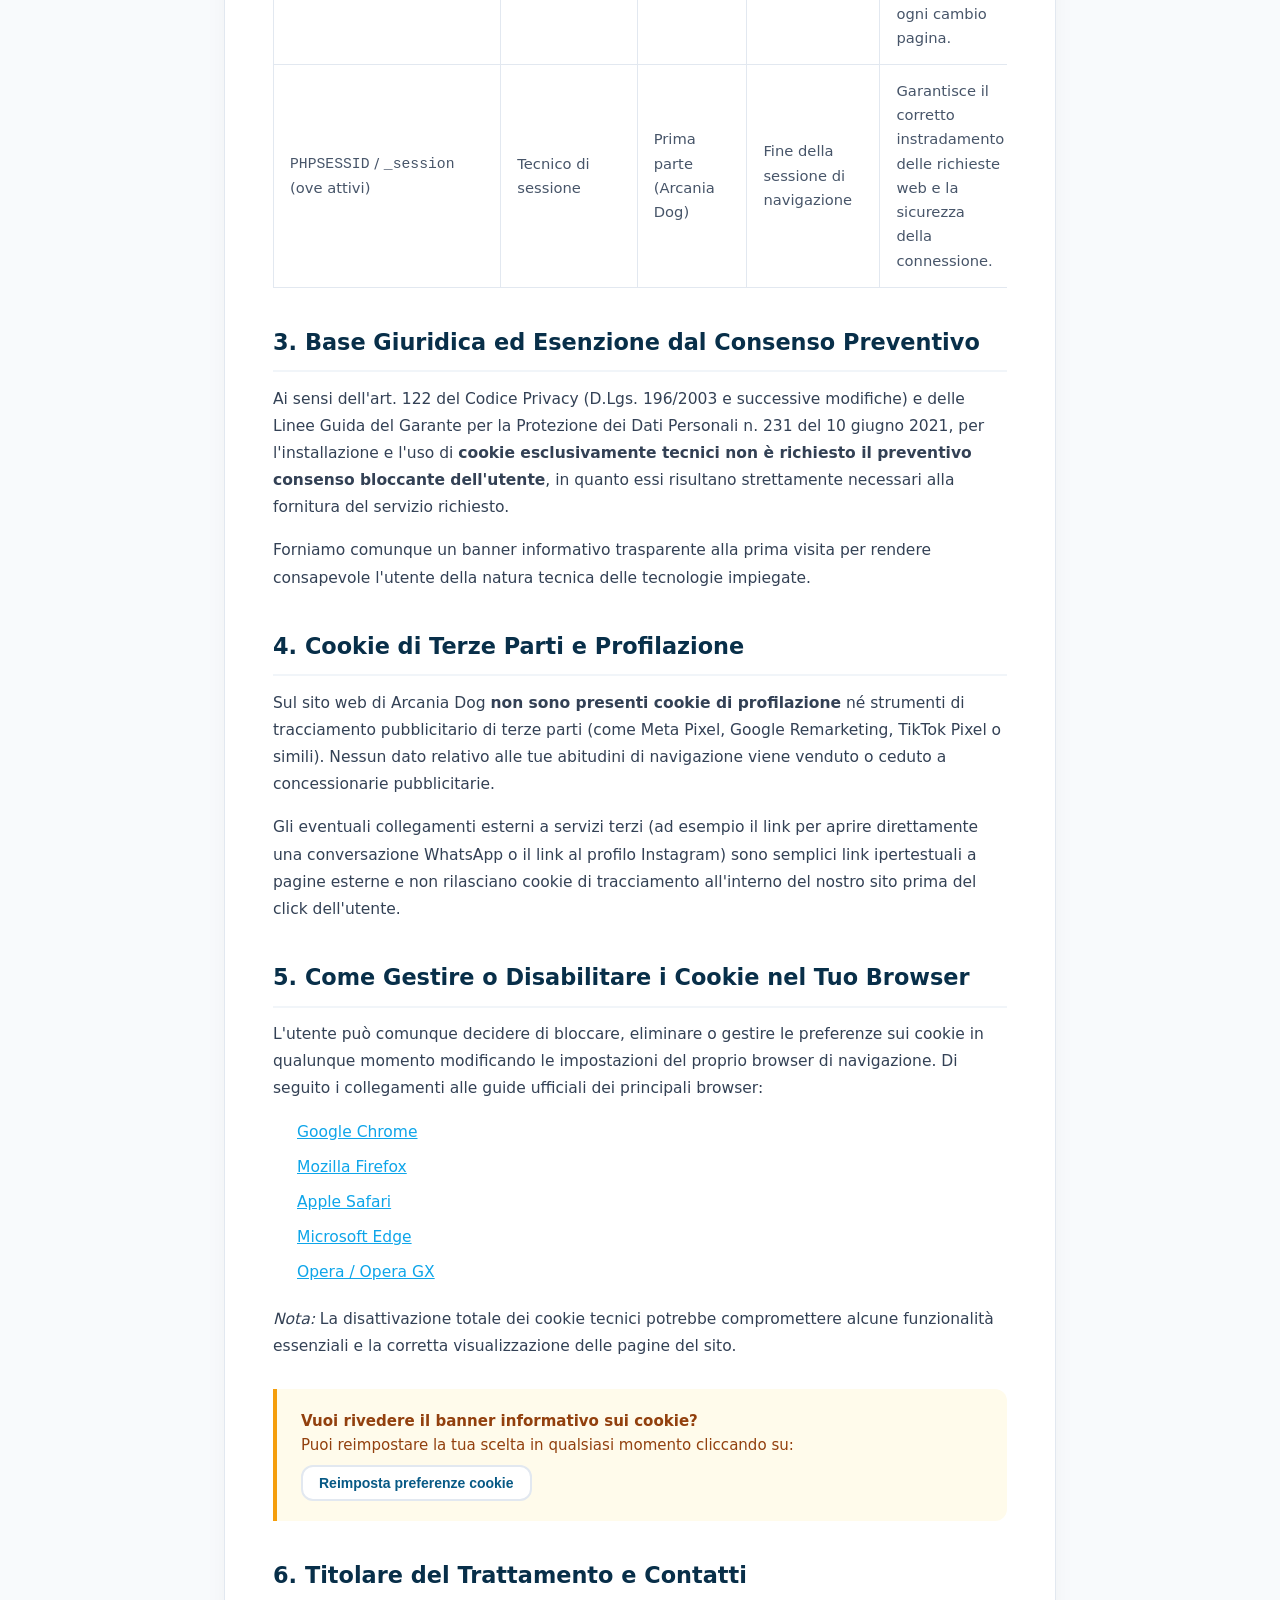
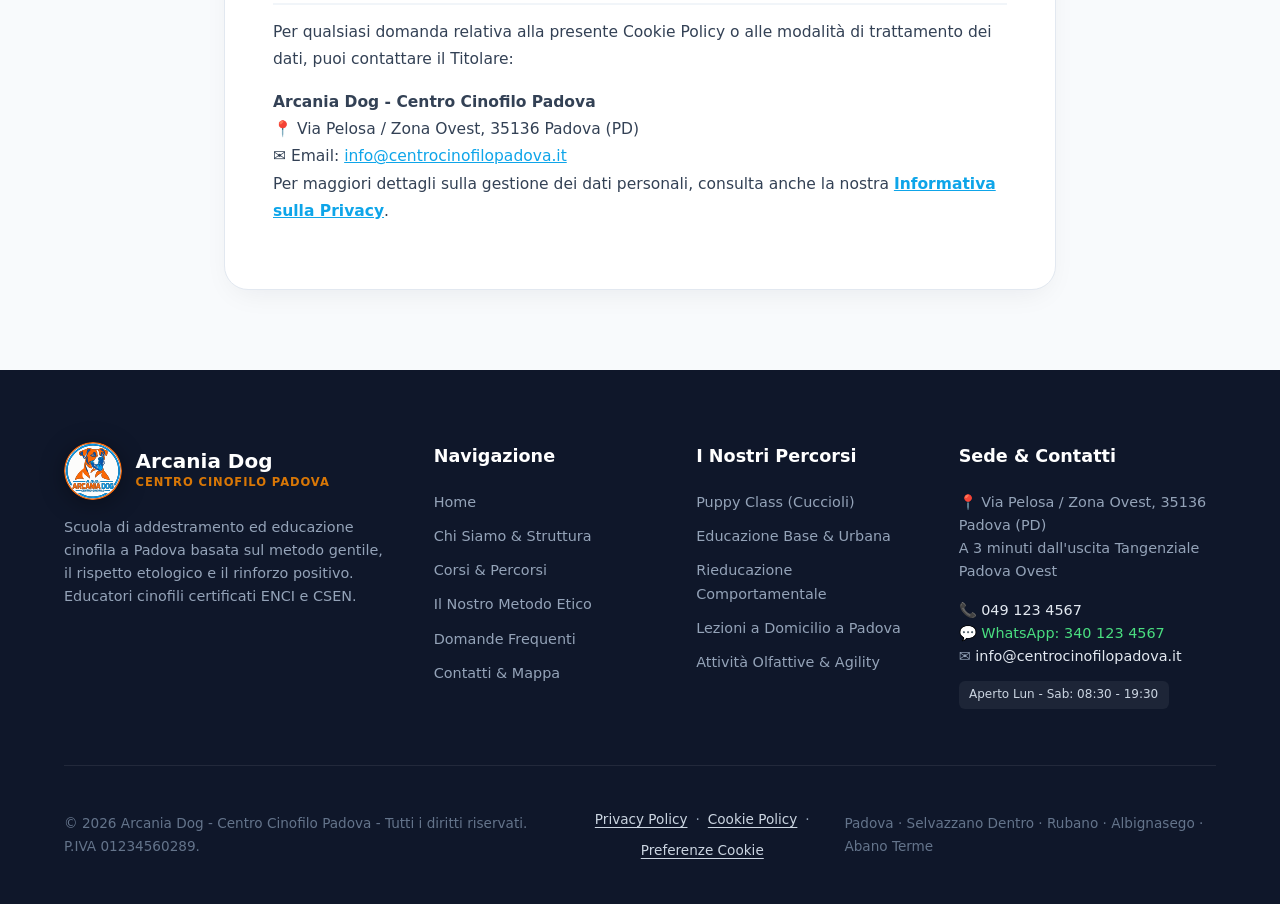
<file: cookie-policy.html>
<!DOCTYPE html>
<html lang="it">
<head>
  <meta charset="UTF-8">
  <meta name="viewport" content="width=device-width, initial-scale=1.0">
  <title>Informativa sui Cookie (Cookie Policy) | Arcania Dog Padova</title>
  <meta name="description" content="Informativa estesa sui Cookie di Arcania Dog - Centro Cinofilo Padova. Questo sito utilizza unicamente cookie tecnici necessari alla navigazione.">
  <link rel="icon" type="image/svg+xml" href="./images/svg/logo-arcania-dog.svg">
  <link rel="stylesheet" href="./css/style.css?v=20261014-7">
</head>
<body>

  <!-- Header & Navigation -->
  <header class="site-header">
    <div class="container nav-container">
      <a href="./index.html" class="brand-logo" aria-label="Home Arcania Dog">
        <img src="./images/svg/logo-arcania-dog.svg" alt="Logo Arcania Dog" class="brand-logo-img" width="52" height="52">
        <div class="brand-text">
          <span class="brand-title">Arcania Dog</span>
          <span class="brand-sub">Centro Cinofilo Padova</span>
        </div>
      </a>

      <nav class="nav-links">
        <a href="./index.html" class="nav-link">Home</a>
        <a href="./chi-siamo.html" class="nav-link">Chi Siamo</a>
        <a href="./corsi.html" class="nav-link">Corsi</a>
        <a href="./metodo.html" class="nav-link">Metodo</a>
        <a href="./faq.html" class="nav-link">FAQ</a>
        <a href="./contatti.html" class="nav-link">Contatti</a>
        <a href="./contatti.html" class="btn btn-accent btn-sm">Prenota Valutazione</a>
      </nav>

      <button class="mobile-toggle" aria-label="Apri menu di navigazione" aria-expanded="false">
        <svg width="28" height="28" fill="none" viewBox="0 0 24 24" stroke="currentColor">
          <path stroke-linecap="round" stroke-linejoin="round" stroke-width="2" d="M4 6h16M4 12h16M4 18h16"/>
        </svg>
      </button>
    </div>
  </header>

  <!-- Page Header -->
  <section class="hero-section" style="padding: 4rem 0;">
    <div class="container text-center">
      <span class="section-tag" style="background: rgba(255,255,255,0.15); color: #e0f2fe;">Trasparenza & Sicurezza</span>
      <h1 style="font-size: 2.75rem; margin-top: 0.5rem; margin-bottom: 1rem;">Informativa sui Cookie (Cookie Policy)</h1>
      <p style="max-width: 750px; margin: 0 auto; color: #e0f2fe; font-size: 1.15rem;">
        Informazioni chiare e trasparenti sull'utilizzo dei cookie e tecnologie similari sul sito di Arcania Dog.
      </p>
    </div>
  </section>

  <!-- Main Policy Section -->
  <main class="policy-section">
    <div class="container policy-container">
      <article class="policy-card">
        <div class="policy-badge badge-blue">
          🍪 Esclusivamente Cookie Tecnici &bull; Nessuna Profilazione Pubblicitaria
        </div>

        <div class="policy-callout">
          <p>
            <strong>In sintesi:</strong> Il sito di <strong>Arcania Dog</strong> adotta una politica di massima trasparenza e rispetto per l'utente. Utilizziamo <strong>esclusivamente cookie tecnici essenziali</strong> e memorie di sessione necessarie a permetterti di navigare in sicurezza, visualizzare correttamente le pagine e ricordare la presa visione del banner informativo. <strong>Non utilizziamo cookie di profilazione commerciale, né tracciatori pubblicitari o strumenti invasivi di terze parti.</strong>
          </p>
        </div>

        <h2>1. Cosa sono i Cookie?</h2>
        <p>
          I cookie sono piccoli file di testo che i siti web visitati dall'utente inviano al suo terminale (computer, tablet, smartphone), dove vengono memorizzati per essere poi ritrasmessi agli stessi siti alla successiva visita del medesimo utente. Esistono diverse categorie di cookie:
        </p>
        <ul>
          <li><strong>Cookie Tecnici:</strong> servono unicamente a effettuare la trasmissione di una comunicazione su una rete di comunicazione elettronica, o nella misura strettamente necessaria all'erogazione di un servizio esplicitamente richiesto dall'utente (ad esempio, memorizzare la lingua prescelta o la preferenza sul banner dei cookie).</li>
          <li><strong>Cookie di Profilazione:</strong> sono volti a creare profili relativi all'utente e vengono utilizzati al fine di inviare messaggi pubblicitari mirati in linea con le preferenze manifestate dallo stesso nell'ambito della navigazione in rete. <em>Arcania Dog NON fa uso di questa tipologia di cookie.</em></li>
        </ul>

        <h2>2. Quali Cookie e Tecnologie Utilizza questo Sito?</h2>
        <p>
          Il nostro sito web utilizza <strong>esclusivamente cookie tecnici di prima parte</strong> e tecnologie di memorizzazione locale (HTML5 <em>localStorage</em>) per le seguenti finalità:
        </p>

        <div class="policy-table-wrapper">
          <table class="policy-table">
            <thead>
              <tr>
                <th>Nome / Chiave</th>
                <th>Tipologia</th>
                <th>Fornitore</th>
                <th>Durata</th>
                <th>Finalità</th>
              </tr>
            </thead>
            <tbody>
              <tr>
                <td><code>arcania_cookie_consent</code></td>
                <td>Tecnico (localStorage)</td>
                <td>Prima parte (Arcania Dog)</td>
                <td>12 mesi (o fino a cancellazione cache)</td>
                <td>Memorizza la presa visione del banner informativo per evitare di riproporlo ad ogni cambio pagina.</td>
              </tr>
              <tr>
                <td><code>PHPSESSID</code> / <code>_session</code> (ove attivi)</td>
                <td>Tecnico di sessione</td>
                <td>Prima parte (Arcania Dog)</td>
                <td>Fine della sessione di navigazione</td>
                <td>Garantisce il corretto instradamento delle richieste web e la sicurezza della connessione.</td>
              </tr>
            </tbody>
          </table>
        </div>

        <h2>3. Base Giuridica ed Esenzione dal Consenso Preventivo</h2>
        <p>
          Ai sensi dell'art. 122 del Codice Privacy (D.Lgs. 196/2003 e successive modifiche) e delle Linee Guida del Garante per la Protezione dei Dati Personali n. 231 del 10 giugno 2021, per l'installazione e l'uso di <strong>cookie esclusivamente tecnici non è richiesto il preventivo consenso bloccante dell'utente</strong>, in quanto essi risultano strettamente necessari alla fornitura del servizio richiesto.
        </p>
        <p>
          Forniamo comunque un banner informativo trasparente alla prima visita per rendere consapevole l'utente della natura tecnica delle tecnologie impiegate.
        </p>

        <h2>4. Cookie di Terze Parti e Profilazione</h2>
        <p>
          Sul sito web di Arcania Dog <strong>non sono presenti cookie di profilazione</strong> né strumenti di tracciamento pubblicitario di terze parti (come Meta Pixel, Google Remarketing, TikTok Pixel o simili). Nessun dato relativo alle tue abitudini di navigazione viene venduto o ceduto a concessionarie pubblicitarie.
        </p>
        <p>
          Gli eventuali collegamenti esterni a servizi terzi (ad esempio il link per aprire direttamente una conversazione WhatsApp o il link al profilo Instagram) sono semplici link ipertestuali a pagine esterne e non rilasciano cookie di tracciamento all'interno del nostro sito prima del click dell'utente.
        </p>

        <h2>5. Come Gestire o Disabilitare i Cookie nel Tuo Browser</h2>
        <p>
          L'utente può comunque decidere di bloccare, eliminare o gestire le preferenze sui cookie in qualunque momento modificando le impostazioni del proprio browser di navigazione. Di seguito i collegamenti alle guide ufficiali dei principali browser:
        </p>
        <ul>
          <li><a href="https://support.google.com/chrome/answer/95647" target="_blank" rel="noopener" style="color: var(--primary-600); text-decoration: underline;">Google Chrome</a></li>
          <li><a href="https://support.mozilla.org/it/kb/Gestione%20dei%20cookie" target="_blank" rel="noopener" style="color: var(--primary-600); text-decoration: underline;">Mozilla Firefox</a></li>
          <li><a href="https://support.apple.com/it-it/guide/safari/sfri11471/mac" target="_blank" rel="noopener" style="color: var(--primary-600); text-decoration: underline;">Apple Safari</a></li>
          <li><a href="https://support.microsoft.com/it-it/microsoft-edge/eliminare-i-cookie-in-microsoft-edge-63947406-40ac-c3b8-57b9-2a946a29ae09" target="_blank" rel="noopener" style="color: var(--primary-600); text-decoration: underline;">Microsoft Edge</a></li>
          <li><a href="https://help.opera.com/en/latest/web-preferences/#cookies" target="_blank" rel="noopener" style="color: var(--primary-600); text-decoration: underline;">Opera / Opera GX</a></li>
        </ul>
        <p>
          <em>Nota:</em> La disattivazione totale dei cookie tecnici potrebbe compromettere alcune funzionalità essenziali e la corretta visualizzazione delle pagine del sito.
        </p>

        <div class="policy-callout" style="border-left-color: var(--accent-500); background: #fffbeb;">
          <p style="color: #92400e;">
            <strong>Vuoi rivedere il banner informativo sui cookie?</strong><br>
            Puoi reimpostare la tua scelta in qualsiasi momento cliccando su: 
            <button id="manageCookiesBtnPage" class="btn btn-sm btn-secondary" style="margin-top: 0.5rem; display: inline-flex;" onclick="localStorage.removeItem('arcania_cookie_consent'); location.reload();">
              Reimposta preferenze cookie
            </button>
          </p>
        </div>

        <h2>6. Titolare del Trattamento e Contatti</h2>
        <p>
          Per qualsiasi domanda relativa alla presente Cookie Policy o alle modalità di trattamento dei dati, puoi contattare il Titolare:
        </p>
        <p>
          <strong>Arcania Dog - Centro Cinofilo Padova</strong><br>
          📍 Via Pelosa / Zona Ovest, 35136 Padova (PD)<br>
          ✉️ Email: <a href="mailto:info@centrocinofilopadova.it" style="color: var(--primary-600); text-decoration: underline;">info@centrocinofilopadova.it</a><br>
          Per maggiori dettagli sulla gestione dei dati personali, consulta anche la nostra <a href="./privacy-policy.html" style="color: var(--primary-600); text-decoration: underline; font-weight: 600;">Informativa sulla Privacy</a>.
        </p>
      </article>
    </div>
  </main>

  <!-- Footer -->
  <footer class="site-footer">
    <div class="container">
      <div class="footer-grid">
        <div class="footer-col">
          <div class="brand-logo" style="margin-bottom: 1rem;">
            <img src="./images/svg/logo-arcania-dog.svg" alt="Logo Arcania Dog" class="brand-logo-img brand-logo-footer" width="58" height="58">
            <div class="brand-text">
              <span class="brand-title" style="color: #fff;">Arcania Dog</span>
              <span class="brand-sub">Centro Cinofilo Padova</span>
            </div>
          </div>
          <p class="footer-desc">
            Scuola di addestramento ed educazione cinofila a Padova basata sul metodo gentile, il rispetto etologico e il rinforzo positivo. Educatori cinofili certificati ENCI e CSEN.
          </p>
        </div>

        <div class="footer-col">
          <h4>Navigazione</h4>
          <div class="footer-links">
            <a href="./index.html">Home</a>
            <a href="./chi-siamo.html">Chi Siamo & Struttura</a>
            <a href="./corsi.html">Corsi & Percorsi</a>
            <a href="./metodo.html">Il Nostro Metodo Etico</a>
            <a href="./faq.html">Domande Frequenti</a>
            <a href="./contatti.html">Contatti & Mappa</a>
          </div>
        </div>

        <div class="footer-col">
          <h4>I Nostri Percorsi</h4>
          <div class="footer-links">
            <a href="./corsi.html#puppy">Puppy Class (Cuccioli)</a>
            <a href="./corsi.html#base">Educazione Base & Urbana</a>
            <a href="./corsi.html#rieducazione">Rieducazione Comportamentale</a>
            <a href="./corsi.html#domicilio">Lezioni a Domicilio a Padova</a>
            <a href="./corsi.html#sport">Attività Olfattive & Agility</a>
          </div>
        </div>

        <div class="footer-col">
          <h4>Sede & Contatti</h4>
          <p class="footer-desc" style="margin-top: 0; margin-bottom: 0.75rem;">
            📍 Via Pelosa / Zona Ovest, 35136 Padova (PD)<br>
            A 3 minuti dall'uscita Tangenziale Padova Ovest
          </p>
          <p class="footer-desc" style="margin-bottom: 0.75rem;">
            📞 <a href="tel:+390491234567" style="color: #e2e8f0;">049 123 4567</a><br>
            💬 <a href="https://wa.me/393401234567" target="_blank" rel="noopener" style="color: #4ade80;">WhatsApp: 340 123 4567</a><br>
            ✉️ <a href="mailto:info@centrocinofilopadova.it" style="color: #e2e8f0;">info@centrocinofilopadova.it</a>
          </p>
          <div class="footer-badge">
            <span>Aperto Lun - Sab: 08:30 - 19:30</span>
          </div>
        </div>
      </div>

      <div class="footer-bottom">
        <div>
          &copy; 2026 Arcania Dog - Centro Cinofilo Padova - Tutti i diritti riservati. P.IVA 01234560289.
        </div>
        <div class="footer-legal-links">
          <a href="./privacy-policy.html">Privacy Policy</a> &middot; 
          <a href="./cookie-policy.html">Cookie Policy</a> &middot; 
          <a href="#" id="manageCookiesLink">Preferenze Cookie</a>
        </div>
        <div>
          <span>Padova &middot; Selvazzano Dentro &middot; Rubano &middot; Albignasego &middot; Abano Terme</span>
        </div>
      </div>
    </div>
  </footer>

  <script src="./js/main.js"></script>
</body>
</html>
</file>
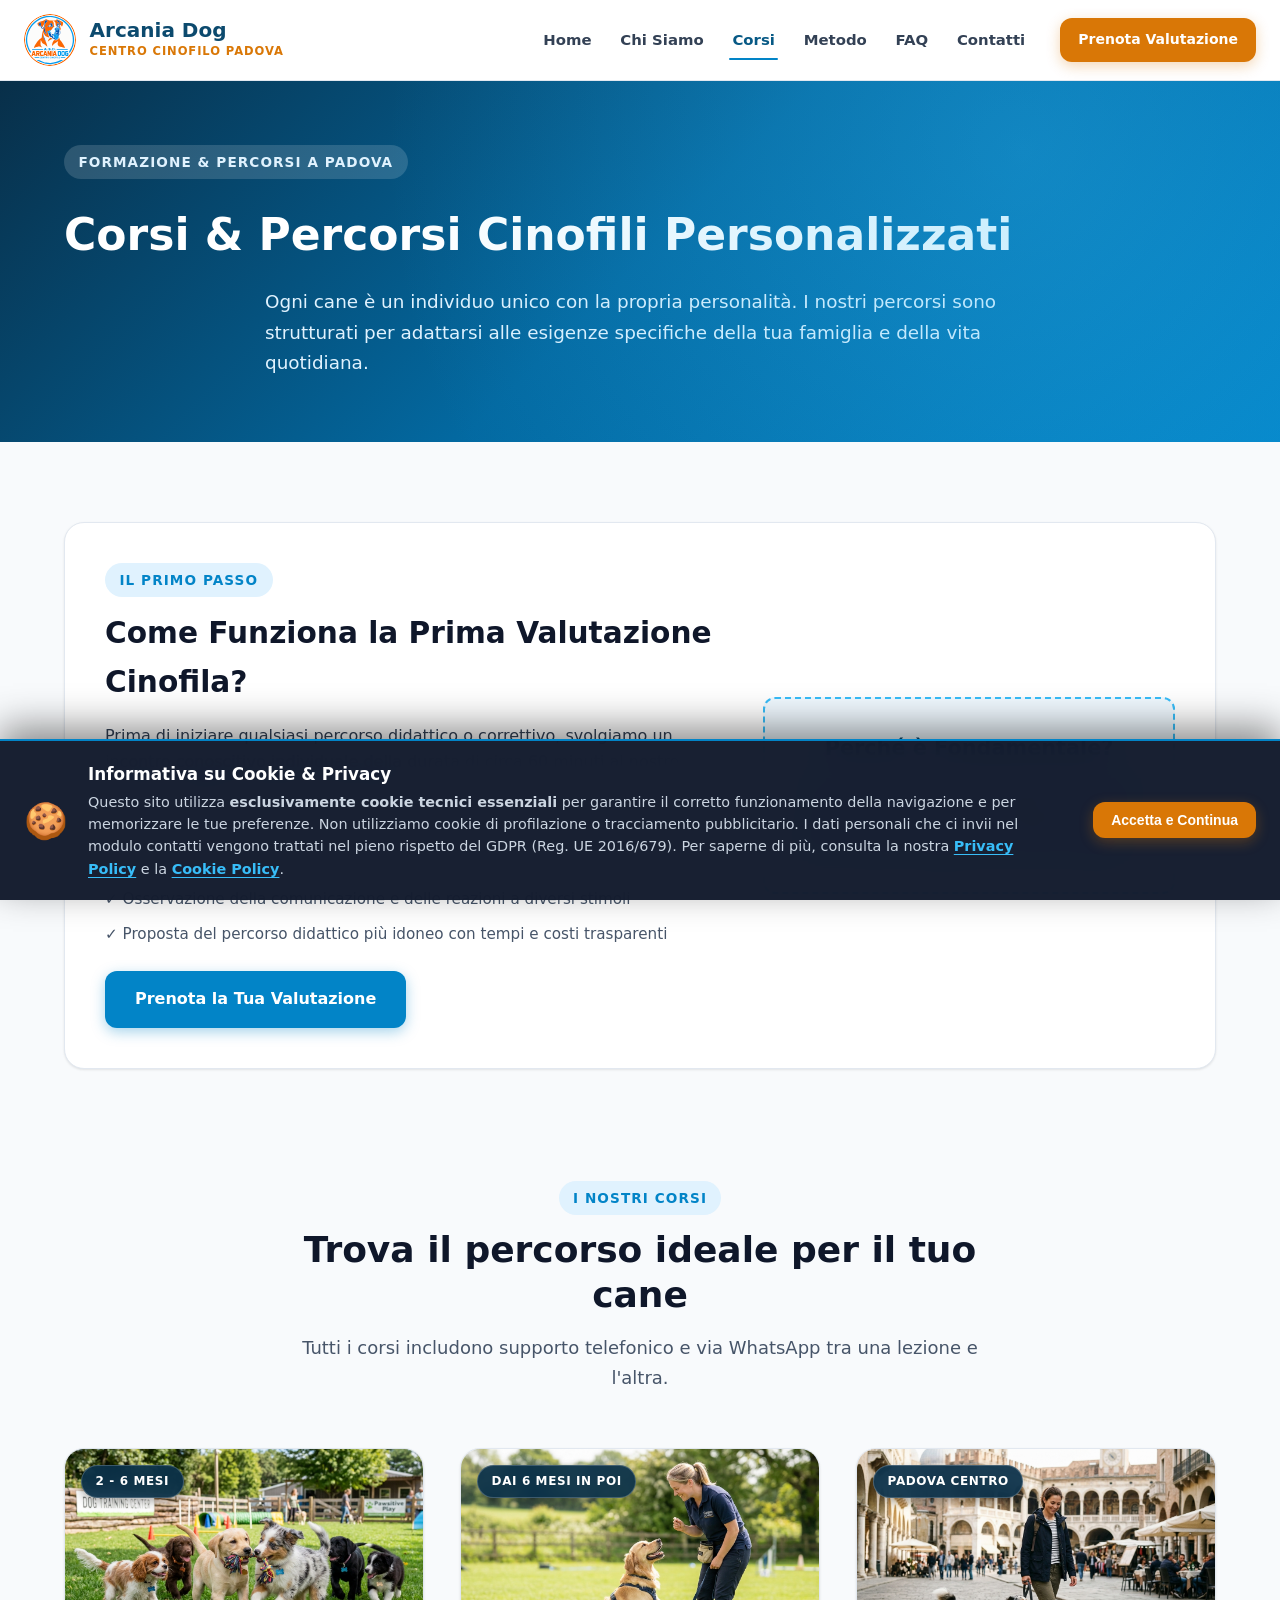
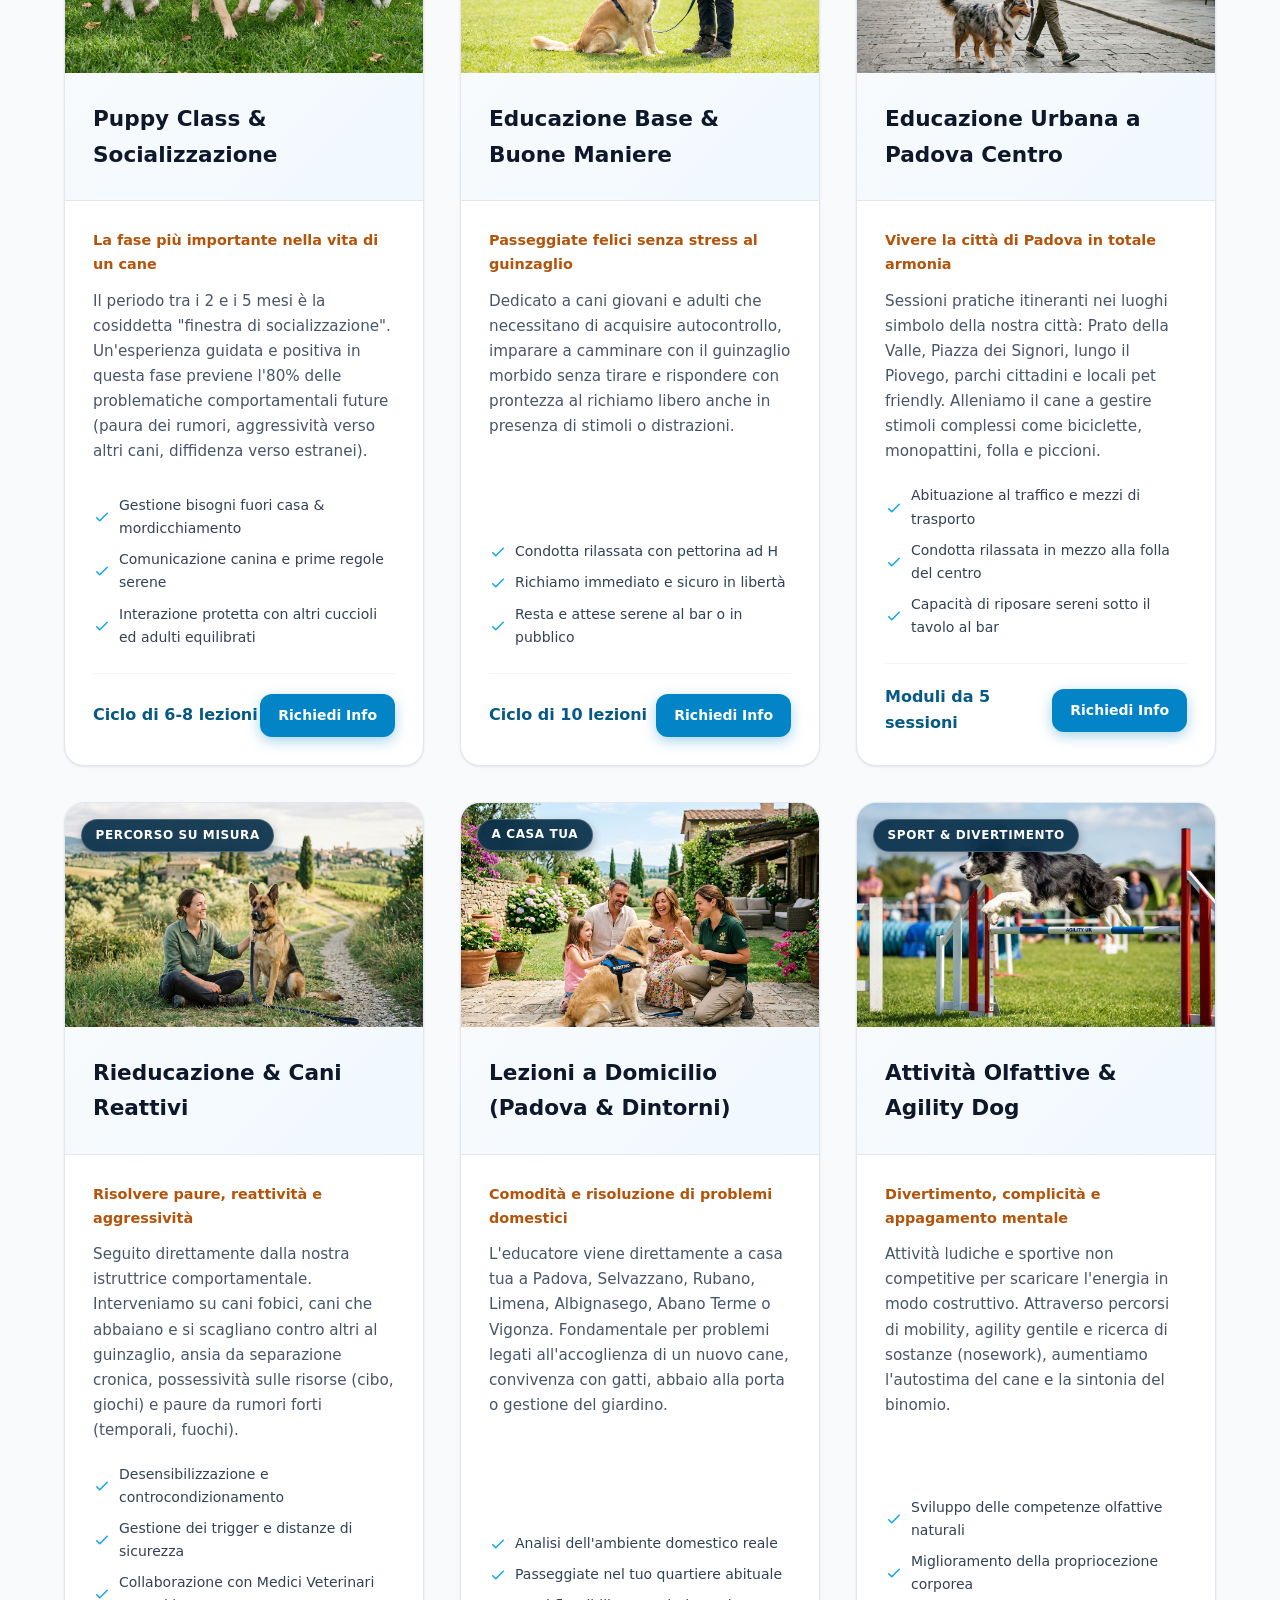
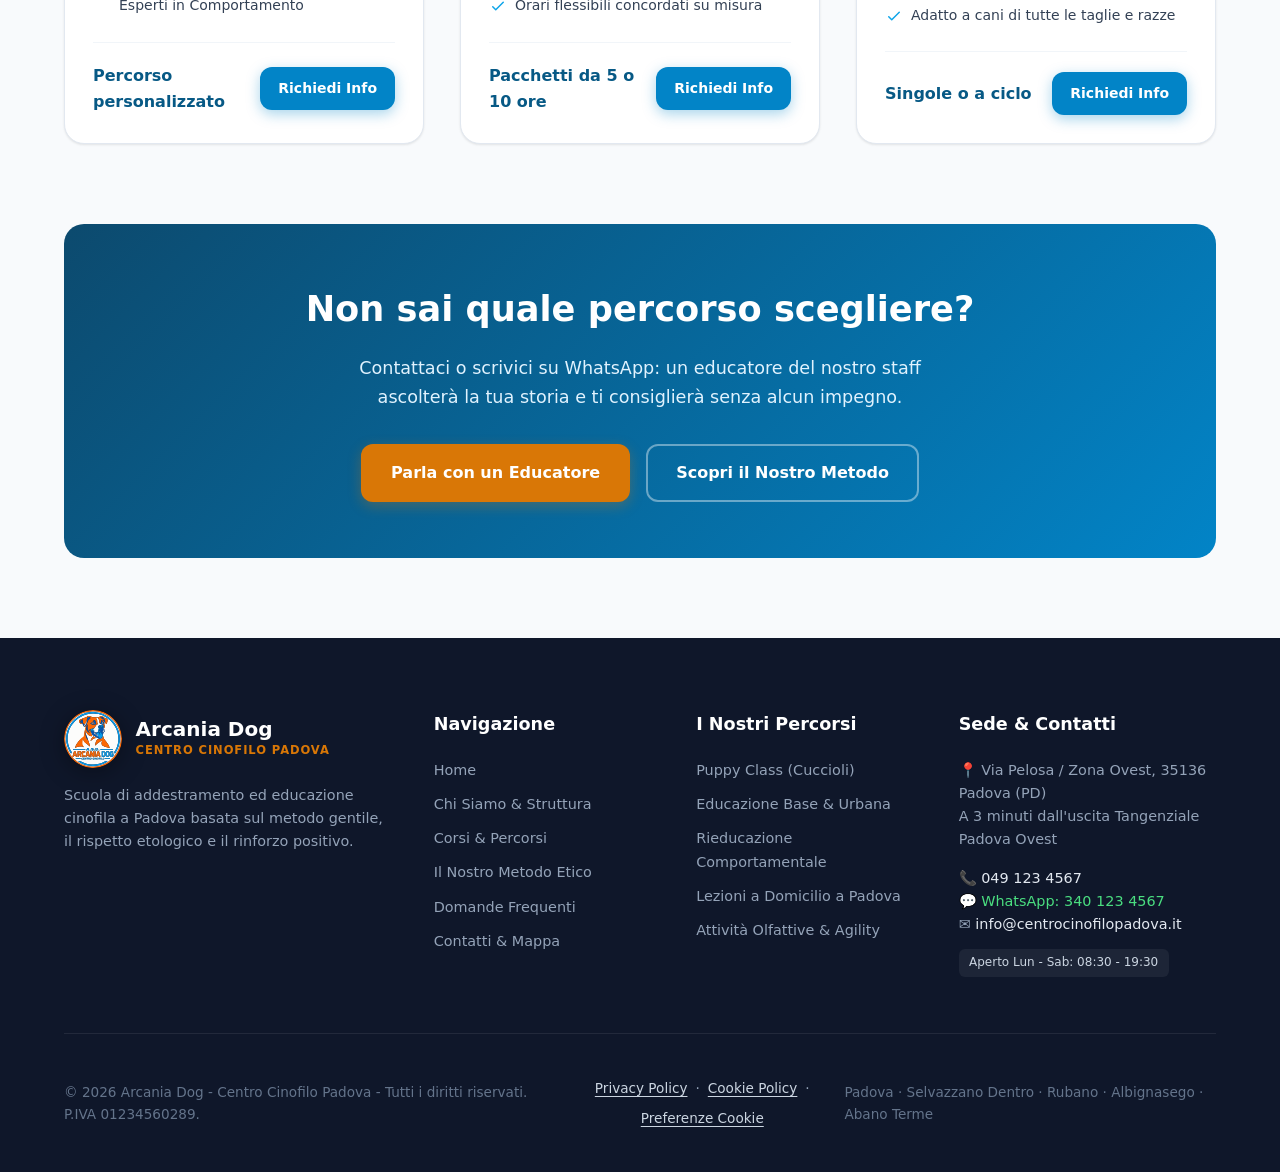
<file: corsi.html>
﻿<!DOCTYPE html>
<html lang="it">
<head>
  <meta charset="UTF-8">
  <meta name="viewport" content="width=device-width, initial-scale=1.0">
  <title>Corsi di Addestramento ed Educazione Cani a Padova | Percorsi Cinofili</title>
  <meta name="description" content="Scopri tutti i corsi cinofili a Padova: puppy class cuccioli, educazione base, percorsi urbani, rieducazione comportamentale, lezioni a domicilio e sport cinofili.">
  <link rel="icon" type="image/svg+xml" href="./images/svg/logo-arcania-dog.svg">
  <link rel="stylesheet" href="./css/style.css?v=20261014-7">
  <style>
    .course-card-thumb-wrapper { position: relative; width: 100%; aspect-ratio: 16/10; overflow: hidden; background: #e2e8f0; }
    .course-card-thumb-wrapper img { width: 100%; height: 100%; object-fit: cover; object-position: center; display: block; }
    .course-thumb-floating-tag { position: absolute; top: 1rem; left: 1rem; background: rgba(8,47,73,0.92); backdrop-filter: blur(8px); color: #fff; font-size: 0.75rem; font-weight: 700; text-transform: uppercase; letter-spacing: 0.05em; padding: 0.35rem 0.85rem; border-radius: 9999px; border: 1px solid rgba(255,255,255,0.2); z-index: 2; }
  </style>
</head>
<body>

  <!-- Header & Navigation -->
  <header class="site-header">
    <div class="container nav-container">
            <a href="./index.html" class="brand-logo" aria-label="Home Arcania Dog">
        <img src="./images/svg/logo-arcania-dog.svg" alt="Logo Arcania Dog" class="brand-logo-img" width="52" height="52">
        <div class="brand-text">
          <span class="brand-title">Arcania Dog</span>
          <span class="brand-sub">Centro Cinofilo Padova</span>
        </div>
      </a>

      <nav class="nav-links">
        <a href="./index.html" class="nav-link">Home</a>
        <a href="./chi-siamo.html" class="nav-link">Chi Siamo</a>
        <a href="./corsi.html" class="nav-link active">Corsi</a>
        <a href="./metodo.html" class="nav-link">Metodo</a>
        <a href="./faq.html" class="nav-link">FAQ</a>
        <a href="./contatti.html" class="nav-link">Contatti</a>
        <a href="./contatti.html" class="btn btn-accent btn-sm">Prenota Valutazione</a>
      </nav>

      <button class="mobile-toggle" aria-label="Apri menu di navigazione" aria-expanded="false">
        <svg width="28" height="28" fill="none" viewBox="0 0 24 24" stroke="currentColor">
          <path stroke-linecap="round" stroke-linejoin="round" stroke-width="2" d="M4 6h16M4 12h16M4 18h16"/>
        </svg>
      </button>
    </div>
  </header>

  <!-- Page Header -->
  <section class="hero-section" style="padding: 4rem 0;">
    <div class="container text-center">
      <span class="section-tag" style="background: rgba(255,255,255,0.15); color: #e0f2fe;">Formazione & Percorsi a Padova</span>
      <h1 style="font-size: 2.75rem; margin-top: 0.5rem; margin-bottom: 1rem;">Corsi & Percorsi Cinofili Personalizzati</h1>
      <p style="max-width: 750px; margin: 0 auto; color: #e0f2fe; font-size: 1.15rem;">
        Ogni cane è un individuo unico con la propria personalità. I nostri percorsi sono strutturati per adattarsi alle esigenze specifiche della tua famiglia e della vita quotidiana.
      </p>
    </div>
  </section>

  <!-- How Evaluation Works -->
  <section class="section-padding" style="padding-bottom: 2rem;">
    <div class="container">
      <div style="background: var(--white); border-radius: var(--radius-lg); padding: 2.5rem; border: 1px solid var(--gray-200); box-shadow: var(--shadow-sm); display: grid; grid-template-columns: 1.2fr 0.8fr; gap: 2.5rem; align-items: center;">
        <div>
          <span class="section-tag">Il Primo Passo</span>
          <h2 style="font-size: 1.85rem; font-weight: 800; color: var(--dark-900); margin-bottom: 1rem;">Come Funziona la Prima Valutazione Cinofila?</h2>
          <p style="color: var(--dark-700); margin-bottom: 1rem;">
            Prima di iniziare qualsiasi percorso didattico o correttivo, svolgiamo un incontro conoscitivo individuale della durata di circa 60 minuti al nostro campo di Padova (oppure a domicilio).
          </p>
          <ul style="display: flex; flex-direction: column; gap: 0.6rem; color: var(--dark-600); font-size: 0.95rem; margin-bottom: 1.5rem;">
            <li>✓ Anamnesi della storia del cane (dalle prime settimane all'adozione)</li>
            <li>✓ Analisi della routine familiare e delle dinamiche domestiche</li>
            <li>✓ Osservazione della comunicazione e delle reazioni a diversi stimoli</li>
            <li>✓ Proposta del percorso didattico più idoneo con tempi e costi trasparenti</li>
          </ul>
          <a href="./contatti.html" class="btn btn-primary">Prenota la Tua Valutazione</a>
        </div>
        <div style="background: var(--primary-50); border: 2px dashed var(--primary-500); border-radius: var(--radius-md); padding: 2rem; text-align: center;">
          <h3 style="color: var(--primary-900); font-size: 1.3rem; margin-bottom: 0.5rem;">Perché è Fondamentale?</h3>
          <p style="font-size: 0.9rem; color: var(--dark-700); line-height: 1.5;">
            "Non esistono pacchetti preconfezionati uguali per tutti: un Jack Russell energico ha bisogni profondamente diversi da un Mastino timido o da un meticcio adottato dal canile di Rubano."
          </p>
        </div>
      </div>
    </div>
  </section>

  <!-- Detailed Course List -->
  <section class="section-padding">
    <div class="container">
      <div class="section-header">
        <span class="section-tag">I Nostri Corsi</span>
        <h2 class="section-title">Trova il percorso ideale per il tuo cane</h2>
        <p class="section-desc">Tutti i corsi includono supporto telefonico e via WhatsApp tra una lezione e l'altra.</p>
      </div>

      <div class="courses-grid">
        <!-- 1. Puppy Class -->
        <div class="course-card" id="puppy">
          <div class="course-card-thumb-wrapper">
            <img src="./images/puppy-class-training.jpg" alt="Cuccioli che socializzano durante la Puppy Class a Padova" width="400" height="250" loading="lazy">
            <span class="course-thumb-floating-tag">2 - 6 Mesi</span>
          </div>
          <div class="course-card-header">
            <h3>Puppy Class & Socializzazione</h3>
          </div>
          <div class="course-card-body">
            <div class="course-target">La fase più importante nella vita di un cane</div>
            <p class="course-description">
              Il periodo tra i 2 e i 5 mesi è la cosiddetta "finestra di socializzazione". Un'esperienza guidata e positiva in questa fase previene l'80% delle problematiche comportamentali future (paura dei rumori, aggressività verso altri cani, diffidenza verso estranei).
            </p>
            <ul class="course-highlights">
              <li>
                <svg width="18" height="18" fill="none" viewBox="0 0 24 24" stroke="currentColor"><path stroke-linecap="round" stroke-linejoin="round" stroke-width="2" d="M5 13l4 4L19 7"/></svg>
                <span>Gestione bisogni fuori casa & mordicchiamento</span>
              </li>
              <li>
                <svg width="18" height="18" fill="none" viewBox="0 0 24 24" stroke="currentColor"><path stroke-linecap="round" stroke-linejoin="round" stroke-width="2" d="M5 13l4 4L19 7"/></svg>
                <span>Comunicazione canina e prime regole serene</span>
              </li>
              <li>
                <svg width="18" height="18" fill="none" viewBox="0 0 24 24" stroke="currentColor"><path stroke-linecap="round" stroke-linejoin="round" stroke-width="2" d="M5 13l4 4L19 7"/></svg>
                <span>Interazione protetta con altri cuccioli ed adulti equilibrati</span>
              </li>
            </ul>
            <div class="course-card-footer">
              <span style="font-weight: 700; color: var(--primary-800);">Ciclo di 6-8 lezioni</span>
              <a href="./contatti.html?corso=puppy" class="btn btn-primary btn-sm">Richiedi Info</a>
            </div>
          </div>
        </div>

        <!-- 2. Educazione Base -->
        <div class="course-card" id="base">
          <div class="course-card-thumb-wrapper">
            <img src="./images/hero-dog-training.jpg" alt="Condotta e buone maniere al guinzaglio a Padova" width="400" height="250" loading="lazy">
            <span class="course-thumb-floating-tag">Dai 6 Mesi in poi</span>
          </div>
          <div class="course-card-header">
            <h3>Educazione Base & Buone Maniere</h3>
          </div>
          <div class="course-card-body">
            <div class="course-target">Passeggiate felici senza stress al guinzaglio</div>
            <p class="course-description">
              Dedicato a cani giovani e adulti che necessitano di acquisire autocontrollo, imparare a camminare con il guinzaglio morbido senza tirare e rispondere con prontezza al richiamo libero anche in presenza di stimoli o distrazioni.
            </p>
            <ul class="course-highlights">
              <li>
                <svg width="18" height="18" fill="none" viewBox="0 0 24 24" stroke="currentColor"><path stroke-linecap="round" stroke-linejoin="round" stroke-width="2" d="M5 13l4 4L19 7"/></svg>
                <span>Condotta rilassata con pettorina ad H</span>
              </li>
              <li>
                <svg width="18" height="18" fill="none" viewBox="0 0 24 24" stroke="currentColor"><path stroke-linecap="round" stroke-linejoin="round" stroke-width="2" d="M5 13l4 4L19 7"/></svg>
                <span>Richiamo immediato e sicuro in libertà</span>
              </li>
              <li>
                <svg width="18" height="18" fill="none" viewBox="0 0 24 24" stroke="currentColor"><path stroke-linecap="round" stroke-linejoin="round" stroke-width="2" d="M5 13l4 4L19 7"/></svg>
                <span>Resta e attese serene al bar o in pubblico</span>
              </li>
            </ul>
            <div class="course-card-footer">
              <span style="font-weight: 700; color: var(--primary-800);">Ciclo di 10 lezioni</span>
              <a href="./contatti.html?corso=base" class="btn btn-primary btn-sm">Richiedi Info</a>
            </div>
          </div>
        </div>

        <!-- 3. Educazione Urbana -->
        <div class="course-card" id="urbana">
          <div class="course-card-thumb-wrapper">
            <img src="./images/dog-urban-padova.jpg" alt="Educazione urbana a Padova con cane in centro storico" width="400" height="250" loading="lazy">
            <span class="course-thumb-floating-tag">Padova Centro</span>
          </div>
          <div class="course-card-header">
            <h3>Educazione Urbana a Padova Centro</h3>
          </div>
          <div class="course-card-body">
            <div class="course-target">Vivere la città di Padova in totale armonia</div>
            <p class="course-description">
              Sessioni pratiche itineranti nei luoghi simbolo della nostra città: Prato della Valle, Piazza dei Signori, lungo il Piovego, parchi cittadini e locali pet friendly. Alleniamo il cane a gestire stimoli complessi come biciclette, monopattini, folla e piccioni.
            </p>
            <ul class="course-highlights">
              <li>
                <svg width="18" height="18" fill="none" viewBox="0 0 24 24" stroke="currentColor"><path stroke-linecap="round" stroke-linejoin="round" stroke-width="2" d="M5 13l4 4L19 7"/></svg>
                <span>Abituazione al traffico e mezzi di trasporto</span>
              </li>
              <li>
                <svg width="18" height="18" fill="none" viewBox="0 0 24 24" stroke="currentColor"><path stroke-linecap="round" stroke-linejoin="round" stroke-width="2" d="M5 13l4 4L19 7"/></svg>
                <span>Condotta rilassata in mezzo alla folla del centro</span>
              </li>
              <li>
                <svg width="18" height="18" fill="none" viewBox="0 0 24 24" stroke="currentColor"><path stroke-linecap="round" stroke-linejoin="round" stroke-width="2" d="M5 13l4 4L19 7"/></svg>
                <span>Capacità di riposare sereni sotto il tavolo al bar</span>
              </li>
            </ul>
            <div class="course-card-footer">
              <span style="font-weight: 700; color: var(--primary-800);">Moduli da 5 sessioni</span>
              <a href="./contatti.html?corso=urbana" class="btn btn-primary btn-sm">Richiedi Info</a>
            </div>
          </div>
        </div>

        <!-- 4. Rieducazione Comportamentale -->
        <div class="course-card" id="rieducazione">
          <div class="course-card-thumb-wrapper">
            <img src="./images/dog-behaviour-rehab.jpg" alt="Rieducazione comportamentale cane con istruttrice a Padova" width="400" height="250" loading="lazy">
            <span class="course-thumb-floating-tag">Percorso Su Misura</span>
          </div>
          <div class="course-card-header">
            <h3>Rieducazione & Cani Reattivi</h3>
          </div>
          <div class="course-card-body">
            <div class="course-target">Risolvere paure, reattività e aggressività</div>
            <p class="course-description">
              Seguito direttamente dalla nostra istruttrice comportamentale. Interveniamo su cani fobici, cani che abbaiano e si scagliano contro altri al guinzaglio, ansia da separazione cronica, possessività sulle risorse (cibo, giochi) e paure da rumori forti (temporali, fuochi).
            </p>
            <ul class="course-highlights">
              <li>
                <svg width="18" height="18" fill="none" viewBox="0 0 24 24" stroke="currentColor"><path stroke-linecap="round" stroke-linejoin="round" stroke-width="2" d="M5 13l4 4L19 7"/></svg>
                <span>Desensibilizzazione e controcondizionamento</span>
              </li>
              <li>
                <svg width="18" height="18" fill="none" viewBox="0 0 24 24" stroke="currentColor"><path stroke-linecap="round" stroke-linejoin="round" stroke-width="2" d="M5 13l4 4L19 7"/></svg>
                <span>Gestione dei trigger e distanze di sicurezza</span>
              </li>
              <li>
                <svg width="18" height="18" fill="none" viewBox="0 0 24 24" stroke="currentColor"><path stroke-linecap="round" stroke-linejoin="round" stroke-width="2" d="M5 13l4 4L19 7"/></svg>
                <span>Collaborazione con Medici Veterinari Esperti in Comportamento</span>
              </li>
            </ul>
            <div class="course-card-footer">
              <span style="font-weight: 700; color: var(--primary-800);">Percorso personalizzato</span>
              <a href="./contatti.html?corso=rieducazione" class="btn btn-primary btn-sm">Richiedi Info</a>
            </div>
          </div>
        </div>

        <!-- 5. Lezioni a Domicilio -->
        <div class="course-card" id="domicilio">
          <div class="course-card-thumb-wrapper">
            <img src="./images/dog-home-consulting.jpg" alt="Consulenza cinofila a domicilio con cane e famiglia a Padova" width="400" height="250" loading="lazy">
            <span class="course-thumb-floating-tag">A Casa Tua</span>
          </div>
          <div class="course-card-header">
            <h3>Lezioni a Domicilio (Padova & Dintorni)</h3>
          </div>
          <div class="course-card-body">
            <div class="course-target">Comodità e risoluzione di problemi domestici</div>
            <p class="course-description">
              L'educatore viene direttamente a casa tua a Padova, Selvazzano, Rubano, Limena, Albignasego, Abano Terme o Vigonza. Fondamentale per problemi legati all'accoglienza di un nuovo cane, convivenza con gatti, abbaio alla porta o gestione del giardino.
            </p>
            <ul class="course-highlights">
              <li>
                <svg width="18" height="18" fill="none" viewBox="0 0 24 24" stroke="currentColor"><path stroke-linecap="round" stroke-linejoin="round" stroke-width="2" d="M5 13l4 4L19 7"/></svg>
                <span>Analisi dell'ambiente domestico reale</span>
              </li>
              <li>
                <svg width="18" height="18" fill="none" viewBox="0 0 24 24" stroke="currentColor"><path stroke-linecap="round" stroke-linejoin="round" stroke-width="2" d="M5 13l4 4L19 7"/></svg>
                <span>Passeggiate nel tuo quartiere abituale</span>
              </li>
              <li>
                <svg width="18" height="18" fill="none" viewBox="0 0 24 24" stroke="currentColor"><path stroke-linecap="round" stroke-linejoin="round" stroke-width="2" d="M5 13l4 4L19 7"/></svg>
                <span>Orari flessibili concordati su misura</span>
              </li>
            </ul>
            <div class="course-card-footer">
              <span style="font-weight: 700; color: var(--primary-800);">Pacchetti da 5 o 10 ore</span>
              <a href="./contatti.html?corso=domicilio" class="btn btn-primary btn-sm">Richiedi Info</a>
            </div>
          </div>
        </div>

        <!-- 6. Sport Cinofili -->
        <div class="course-card" id="sport">
          <div class="course-card-thumb-wrapper">
            <img src="./images/dog-agility-action.jpg" alt="Border Collie in salto agility al centro cinofilo di Padova" width="400" height="250" loading="lazy">
            <span class="course-thumb-floating-tag">Sport & Divertimento</span>
          </div>
          <div class="course-card-header">
            <h3>Attività Olfattive & Agility Dog</h3>
          </div>
          <div class="course-card-body">
            <div class="course-target">Divertimento, complicità e appagamento mentale</div>
            <p class="course-description">
              Attività ludiche e sportive non competitive per scaricare l'energia in modo costruttivo. Attraverso percorsi di mobility, agility gentile e ricerca di sostanze (nosework), aumentiamo l'autostima del cane e la sintonia del binomio.
            </p>
            <ul class="course-highlights">
              <li>
                <svg width="18" height="18" fill="none" viewBox="0 0 24 24" stroke="currentColor"><path stroke-linecap="round" stroke-linejoin="round" stroke-width="2" d="M5 13l4 4L19 7"/></svg>
                <span>Sviluppo delle competenze olfattive naturali</span>
              </li>
              <li>
                <svg width="18" height="18" fill="none" viewBox="0 0 24 24" stroke="currentColor"><path stroke-linecap="round" stroke-linejoin="round" stroke-width="2" d="M5 13l4 4L19 7"/></svg>
                <span>Miglioramento della propriocezione corporea</span>
              </li>
              <li>
                <svg width="18" height="18" fill="none" viewBox="0 0 24 24" stroke="currentColor"><path stroke-linecap="round" stroke-linejoin="round" stroke-width="2" d="M5 13l4 4L19 7"/></svg>
                <span>Adatto a cani di tutte le taglie e razze</span>
              </li>
            </ul>
            <div class="course-card-footer">
              <span style="font-weight: 700; color: var(--primary-800);">Singole o a ciclo</span>
              <a href="./contatti.html?corso=sport" class="btn btn-primary btn-sm">Richiedi Info</a>
            </div>
          </div>
        </div>
      </div>
    </div>
  </section>

  <!-- CTA Banner -->
  <section class="section-padding" style="padding-top: 0;">
    <div class="container">
      <div class="cta-banner">
        <h2>Non sai quale percorso scegliere?</h2>
        <p>Contattaci o scrivici su WhatsApp: un educatore del nostro staff ascolterà la tua storia e ti consiglierà senza alcun impegno.</p>
        <div style="display: flex; gap: 1rem; justify-content: center; flex-wrap: wrap;">
          <a href="./contatti.html" class="btn btn-accent">Parla con un Educatore</a>
          <a href="./metodo.html" class="btn btn-secondary" style="background: transparent; color: #fff; border-color: rgba(255,255,255,0.4);">Scopri il Nostro Metodo</a>
        </div>
      </div>
    </div>
  </section>

  <!-- Footer -->
  <footer class="site-footer">
    <div class="container">
      <div class="footer-grid">
        <div class="footer-col">
                    <div class="brand-logo" style="margin-bottom: 1rem;">
            <img src="./images/svg/logo-arcania-dog.svg" alt="Logo Arcania Dog" class="brand-logo-img brand-logo-footer" width="58" height="58">
            <div class="brand-text">
              <span class="brand-title" style="color: #fff;">Arcania Dog</span>
              <span class="brand-sub">Centro Cinofilo Padova</span>
            </div>
          </div>
          <p class="footer-desc">
            Scuola di addestramento ed educazione cinofila a Padova basata sul metodo gentile, il rispetto etologico e il rinforzo positivo.
          </p>
        </div>

        <div class="footer-col">
          <h4>Navigazione</h4>
          <div class="footer-links">
            <a href="./index.html">Home</a>
            <a href="./chi-siamo.html">Chi Siamo & Struttura</a>
            <a href="./corsi.html">Corsi & Percorsi</a>
            <a href="./metodo.html">Il Nostro Metodo Etico</a>
            <a href="./faq.html">Domande Frequenti</a>
            <a href="./contatti.html">Contatti & Mappa</a>
          </div>
        </div>

        <div class="footer-col">
          <h4>I Nostri Percorsi</h4>
          <div class="footer-links">
            <a href="./corsi.html#puppy">Puppy Class (Cuccioli)</a>
            <a href="./corsi.html#base">Educazione Base & Urbana</a>
            <a href="./corsi.html#rieducazione">Rieducazione Comportamentale</a>
            <a href="./corsi.html#domicilio">Lezioni a Domicilio a Padova</a>
            <a href="./corsi.html#sport">Attività Olfattive & Agility</a>
          </div>
        </div>

        <div class="footer-col">
          <h4>Sede & Contatti</h4>
          <p class="footer-desc" style="margin-top: 0; margin-bottom: 0.75rem;">
            📍 Via Pelosa / Zona Ovest, 35136 Padova (PD)<br>
            A 3 minuti dall'uscita Tangenziale Padova Ovest
          </p>
          <p class="footer-desc" style="margin-bottom: 0.75rem;">
            📞 <a href="tel:+390491234567" style="color: #e2e8f0;">049 123 4567</a><br>
            💬 <a href="https://wa.me/393401234567" target="_blank" rel="noopener" style="color: #4ade80;">WhatsApp: 340 123 4567</a><br>
            ✉️ <a href="mailto:info@centrocinofilopadova.it" style="color: #e2e8f0;">info@centrocinofilopadova.it</a>
          </p>
          <div class="footer-badge">
            <span>Aperto Lun - Sab: 08:30 - 19:30</span>
          </div>
        </div>
      </div>

      <div class="footer-bottom">
        <div>
          &copy; 2026 Arcania Dog - Centro Cinofilo Padova - Tutti i diritti riservati. P.IVA 01234560289.
        </div>
        <div class="footer-legal-links">
          <a href="./privacy-policy.html">Privacy Policy</a> &middot; 
          <a href="./cookie-policy.html">Cookie Policy</a> &middot; 
          <a href="#" id="manageCookiesLink">Preferenze Cookie</a>
        </div>
        <div>
          <span>Padova &middot; Selvazzano Dentro &middot; Rubano &middot; Albignasego &middot; Abano Terme</span>
        </div>
      </div>
    </div>
  </footer>

  <script src="./js/main.js"></script>
</body>
</html>
</file>
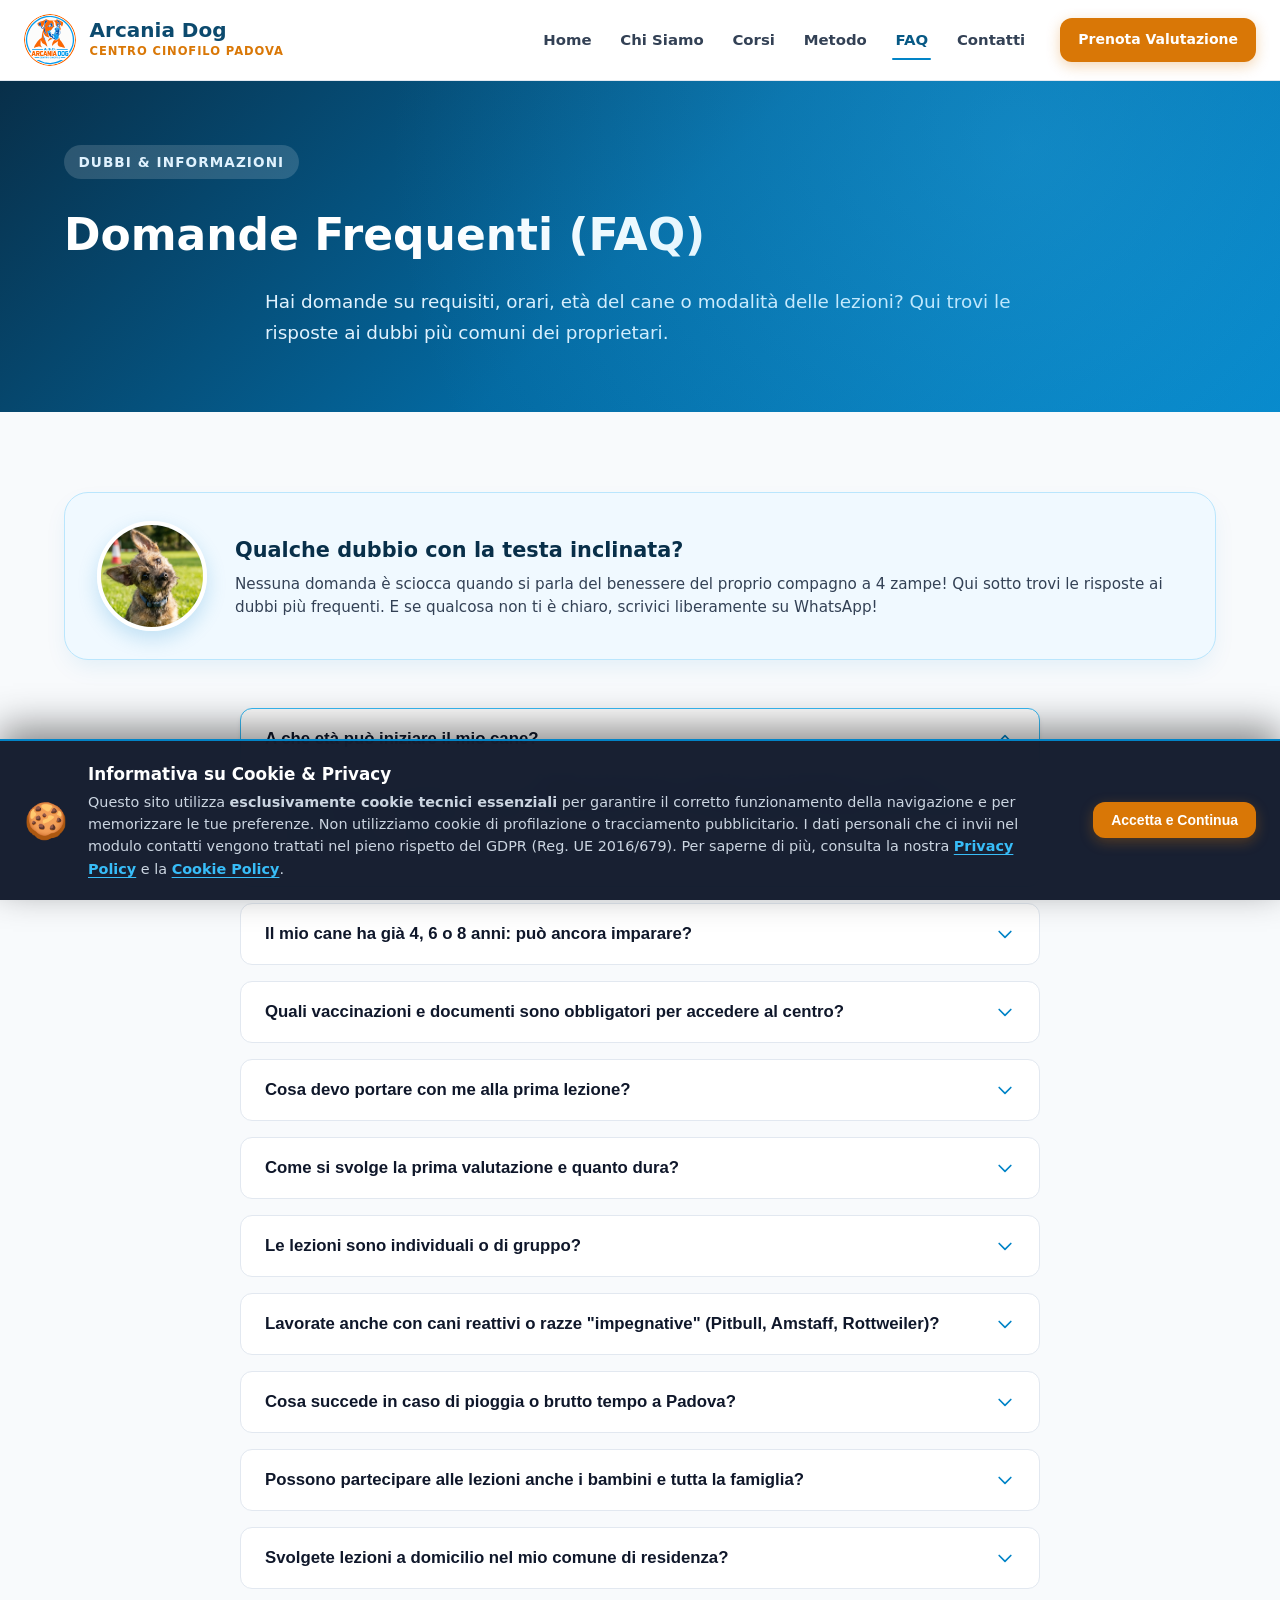
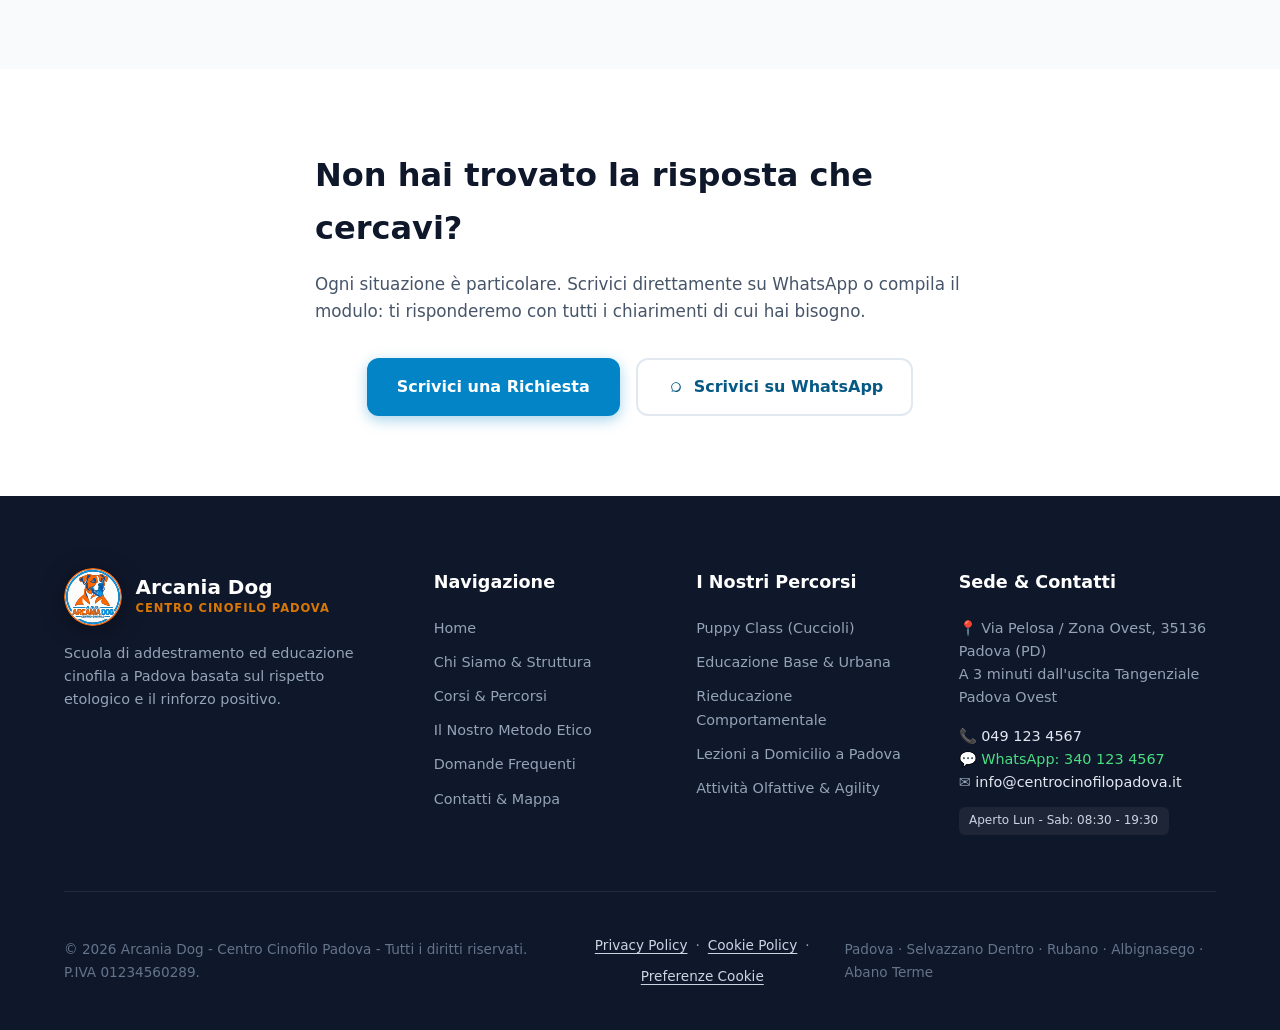
<file: faq.html>
﻿<!DOCTYPE html>
<html lang="it">
<head>
  <meta charset="UTF-8">
  <meta name="viewport" content="width=device-width, initial-scale=1.0">
  <title>Domande Frequenti (FAQ) | Centro Cinofilo Patavino Padova</title>
  <meta name="description" content="Tutte le risposte sui nostri corsi di addestramento ed educazione cani a Padova: requisiti, vaccini, lezioni per cani adulti e cuccioli, maltempo.">
  <link rel="icon" type="image/svg+xml" href="./images/svg/logo-arcania-dog.svg">
  <link rel="stylesheet" href="./css/style.css?v=20261014-7">
</head>
<body>

  <!-- Header & Navigation -->
  <header class="site-header">
    <div class="container nav-container">
            <a href="./index.html" class="brand-logo" aria-label="Home Arcania Dog">
        <img src="./images/svg/logo-arcania-dog.svg" alt="Logo Arcania Dog" class="brand-logo-img" width="52" height="52">
        <div class="brand-text">
          <span class="brand-title">Arcania Dog</span>
          <span class="brand-sub">Centro Cinofilo Padova</span>
        </div>
      </a>

      <nav class="nav-links">
        <a href="./index.html" class="nav-link">Home</a>
        <a href="./chi-siamo.html" class="nav-link">Chi Siamo</a>
        <a href="./corsi.html" class="nav-link">Corsi</a>
        <a href="./metodo.html" class="nav-link">Metodo</a>
        <a href="./faq.html" class="nav-link active">FAQ</a>
        <a href="./contatti.html" class="nav-link">Contatti</a>
        <a href="./contatti.html" class="btn btn-accent btn-sm">Prenota Valutazione</a>
      </nav>

      <button class="mobile-toggle" aria-label="Apri menu di navigazione" aria-expanded="false">
        <svg width="28" height="28" fill="none" viewBox="0 0 24 24" stroke="currentColor">
          <path stroke-linecap="round" stroke-linejoin="round" stroke-width="2" d="M4 6h16M4 12h16M4 18h16"/>
        </svg>
      </button>
    </div>
  </header>

  <!-- Page Header -->
  <section class="hero-section" style="padding: 4rem 0;">
    <div class="container text-center">
      <span class="section-tag" style="background: rgba(255,255,255,0.15); color: #e0f2fe;">Dubbi & Informazioni</span>
      <h1 style="font-size: 2.75rem; margin-top: 0.5rem; margin-bottom: 1rem;">Domande Frequenti (FAQ)</h1>
      <p style="max-width: 750px; margin: 0 auto; color: #e0f2fe; font-size: 1.15rem;">
        Hai domande su requisiti, orari, età del cane o modalità delle lezioni? Qui trovi le risposte ai dubbi più comuni dei proprietari.
      </p>
    </div>
  </section>

  <!-- FAQ Accordion Section -->
  <section class="section-padding">
    <div class="container">
      <!-- Friendly playful banner with head-tilt dog -->
      <div class="faq-playful-banner">
        <div class="faq-playful-avatar">
          <img src="./images/funny-dog-head-tilt.jpg" alt="Cucciolo curioso con la testa inclinata" width="110" height="110" loading="lazy">
        </div>
        <div class="faq-playful-content">
          <h3>Qualche dubbio con la testa inclinata?</h3>
          <p>
            Nessuna domanda è sciocca quando si parla del benessere del proprio compagno a 4 zampe! Qui sotto trovi le risposte ai dubbi più frequenti. E se qualcosa non ti è chiaro, scrivici liberamente su WhatsApp!
          </p>
        </div>
      </div>

      <div class="faq-accordion">
        <!-- Item 1 -->
        <div class="faq-item active">
          <button class="faq-question" aria-expanded="true">
            <span>A che età può iniziare il mio cane?</span>
            <svg class="faq-icon" width="20" height="20" fill="none" viewBox="0 0 24 24" stroke="currentColor">
              <path stroke-linecap="round" stroke-linejoin="round" stroke-width="2" d="M19 9l-7 7-7-7"/>
            </svg>
          </button>
          <div class="faq-answer">
            <p>
              I cuccioli possono iniziare le nostre <strong>Puppy Class già a partire dai 60 giorni (2 mesi)</strong> di età, purché abbiano effettuato la prima vaccinazione e la sverminazione prescritta dal veterinario. Iniziare presto è il regalo più grande che puoi fare al tuo compagno per garantirgli una crescita serena ed equilibrata.
            </p>
          </div>
        </div>

        <!-- Item 2 -->
        <div class="faq-item">
          <button class="faq-question" aria-expanded="false">
            <span>Il mio cane ha già 4, 6 o 8 anni: può ancora imparare?</span>
            <svg class="faq-icon" width="20" height="20" fill="none" viewBox="0 0 24 24" stroke="currentColor">
              <path stroke-linecap="round" stroke-linejoin="round" stroke-width="2" d="M19 9l-7 7-7-7"/>
            </svg>
          </button>
          <div class="faq-answer">
            <p>
              <strong>Assolutamente sì!</strong> La plasticità cerebrale e la capacità di apprendimento del cane rimangono attive per tutta la vita. Sebbene disimparare abitudini consolidate da anni richieda un pizzico di costanza in più, ogni cane adulto o anziano può apprendere nuovi schemi comportamentali e ritrovare la calma.
            </p>
          </div>
        </div>

        <!-- Item 3 -->
        <div class="faq-item">
          <button class="faq-question" aria-expanded="false">
            <span>Quali vaccinazioni e documenti sono obbligatori per accedere al centro?</span>
            <svg class="faq-icon" width="20" height="20" fill="none" viewBox="0 0 24 24" stroke="currentColor">
              <path stroke-linecap="round" stroke-linejoin="round" stroke-width="2" d="M19 9l-7 7-7-7"/>
            </svg>
          </button>
          <div class="faq-answer">
            <p>
              Per garantire la massima sicurezza sanitaria di tutti gli ospiti del campo a Padova, è necessario esibire:
            </p>
            <ul style="margin-top: 0.5rem; padding-left: 1.25rem; list-style-type: disc;">
              <li>Libretto sanitario veterinario con vaccinazioni regolari (trivalente/eptavalente in regola)</li>
              <li>Microchip e iscrizione all'Anagrafe Canina della Regione Veneto</li>
              <li>Trattamento antiparassitario recente contro pulci e zecche</li>
            </ul>
          </div>
        </div>

        <!-- Item 4 -->
        <div class="faq-item">
          <button class="faq-question" aria-expanded="false">
            <span>Cosa devo portare con me alla prima lezione?</span>
            <svg class="faq-icon" width="20" height="20" fill="none" viewBox="0 0 24 24" stroke="currentColor">
              <path stroke-linecap="round" stroke-linejoin="round" stroke-width="2" d="M19 9l-7 7-7-7"/>
            </svg>
          </button>
          <div class="faq-answer">
            <p>
              Ti consigliamo di portare:
            </p>
            <ul style="margin-top: 0.5rem; padding-left: 1.25rem; list-style-type: disc;">
              <li>Il libretto sanitario veterinario per la registrazione</li>
              <li>Pettorina ad H o collare fisso confortevole (niente collari a strozzo o semi-strozzo)</li>
              <li>Un guinzaglio fisso standard di circa 2 - 3 metri (evitare flexi/avvolgibili)</li>
              <li>Bocconcini molto graditi al cane (es. wurstel di pollo, formaggio dolce o bocconcini specifici) tagliati a tocchetti minuscoli</li>
              <li>Il gioco preferito del cane (pallina con corda, treccia morbida)</li>
            </ul>
          </div>
        </div>

        <!-- Item 5 -->
        <div class="faq-item">
          <button class="faq-question" aria-expanded="false">
            <span>Come si svolge la prima valutazione e quanto dura?</span>
            <svg class="faq-icon" width="20" height="20" fill="none" viewBox="0 0 24 24" stroke="currentColor">
              <path stroke-linecap="round" stroke-linejoin="round" stroke-width="2" d="M19 9l-7 7-7-7"/>
            </svg>
          </button>
          <div class="faq-answer">
            <p>
              È una sessione individuale di circa 60 minuti. Iniziamo con un colloquio conoscitivo per raccogliere la storia del cane e comprendere le difficoltà della famiglia. Successivamente osserviamo il cane in campo libero o al guinzaglio, valutando motivazioni, livello di stress, reattività e socialità. Al termine condividiamo la diagnosi educativa e proponiamo un percorso personalizzato con preventivo chiaro e trasparente.
            </p>
          </div>
        </div>

        <!-- Item 6 -->
        <div class="faq-item">
          <button class="faq-question" aria-expanded="false">
            <span>Le lezioni sono individuali o di gruppo?</span>
            <svg class="faq-icon" width="20" height="20" fill="none" viewBox="0 0 24 24" stroke="currentColor">
              <path stroke-linecap="round" stroke-linejoin="round" stroke-width="2" d="M19 9l-7 7-7-7"/>
            </svg>
          </button>
          <div class="faq-answer">
            <p>
              La maggior parte dei nostri percorsi inizia con lezioni <strong>individuali 1 a 1 con l'istruttore</strong>, per costruire le basi senza distrazioni eccessive. Non appena il binomio è pronto, inseriamo gradualmente lezioni di gruppo, classi di comunicazione o passeggiate urbane collettive a Padova per consolidare la socializzazione e la tenuta in contesti reali.
            </p>
          </div>
        </div>

        <!-- Item 7 -->
        <div class="faq-item">
          <button class="faq-question" aria-expanded="false">
            <span>Lavorate anche con cani reattivi o razze "impegnative" (Pitbull, Amstaff, Rottweiler)?</span>
            <svg class="faq-icon" width="20" height="20" fill="none" viewBox="0 0 24 24" stroke="currentColor">
              <path stroke-linecap="round" stroke-linejoin="round" stroke-width="2" d="M19 9l-7 7-7-7"/>
            </svg>
          </button>
          <div class="faq-answer">
            <p>
              <strong>Certo! Non abbiamo alcun pregiudizio di razza.</strong> Seguiamo regolarmente cani di tipo terrier di tipo bull, molossi, cani da pastore e cani reattivi verso persone o altri cani. Disponiamo di campi singoli protetti e protocolli di massima sicurezza per garantire la totale tranquillità sia del conduttore che dell'animale.
            </p>
          </div>
        </div>

        <!-- Item 8 -->
        <div class="faq-item">
          <button class="faq-question" aria-expanded="false">
            <span>Cosa succede in caso di pioggia o brutto tempo a Padova?</span>
            <svg class="faq-icon" width="20" height="20" fill="none" viewBox="0 0 24 24" stroke="currentColor">
              <path stroke-linecap="round" stroke-linejoin="round" stroke-width="2" d="M19 9l-7 7-7-7"/>
            </svg>
          </button>
          <div class="faq-answer">
            <p>
              Il nostro centro dispone di un'<strong>area coperta tensostatica</strong> che ci consente di lavorare al riparo dalla pioggia. In caso di allerta meteo grave o maltempo estremo, la lezione viene semplicemente riprogrammata senza alcuna perdita del gettone orario.
            </p>
          </div>
        </div>

        <!-- Item 9 -->
        <div class="faq-item">
          <button class="faq-question" aria-expanded="false">
            <span>Possono partecipare alle lezioni anche i bambini e tutta la famiglia?</span>
            <svg class="faq-icon" width="20" height="20" fill="none" viewBox="0 0 24 24" stroke="currentColor">
              <path stroke-linecap="round" stroke-linejoin="round" stroke-width="2" d="M19 9l-7 7-7-7"/>
            </svg>
          </button>
          <div class="faq-answer">
            <p>
              Non solo possono, ma è caldamente incoraggiato! Il cane vive con l'intera famiglia. Insegnare anche ai bambini le giuste modalità di interazione, rispetto del riposo del cane e giochi educativi è il modo migliore per prevenire incomprensioni e incidenti domestici.
            </p>
          </div>
        </div>

        <!-- Item 10 -->
        <div class="faq-item">
          <button class="faq-question" aria-expanded="false">
            <span>Svolgete lezioni a domicilio nel mio comune di residenza?</span>
            <svg class="faq-icon" width="20" height="20" fill="none" viewBox="0 0 24 24" stroke="currentColor">
              <path stroke-linecap="round" stroke-linejoin="round" stroke-width="2" d="M19 9l-7 7-7-7"/>
            </svg>
          </button>
          <div class="faq-answer">
            <p>
              Sì, operiamo direttamente a domicilio a <strong>Padova città</strong> (tutti i quartieri: Centro Storico, Arcella, Guizza, Forcellini, Montà, Chiesanuova, Sacra Famiglia) e nei comuni contermini: <strong>Selvazzano Dentro, Rubano, Limena, Albignasego, Abano Terme, Montegrotto, Ponte San Nicolò e Vigonza</strong>.
            </p>
          </div>
        </div>
      </div>
    </div>
  </section>

  <!-- Still have questions? -->
  <section class="section-padding" style="background-color: var(--white);">
    <div class="container text-center">
      <div style="max-width: 650px; margin: 0 auto;">
        <h2 style="font-size: 2rem; font-weight: 800; color: var(--dark-900); margin-bottom: 1rem;">Non hai trovato la risposta che cercavi?</h2>
        <p style="color: var(--dark-600); margin-bottom: 2rem; font-size: 1.05rem;">
          Ogni situazione è particolare. Scrivici direttamente su WhatsApp o compila il modulo: ti risponderemo con tutti i chiarimenti di cui hai bisogno.
        </p>
        <div style="display: flex; gap: 1rem; justify-content: center; flex-wrap: wrap;">
          <a href="./contatti.html" class="btn btn-primary">Scrivici una Richiesta</a>
          <a href="https://wa.me/393401234567" target="_blank" rel="noopener" class="btn btn-secondary">
            <svg width="20" height="20" fill="currentColor" viewBox="0 0 24 24">
              <path d="M12.031 6.172c-3.181 0-5.767 2.586-5.768 5.766-.001 1.298.38 2.27 1.019 3.287l-.711 2.598 2.664-.698c.969.54 1.861.855 2.796.857 3.18 0 5.767-2.587 5.767-5.766.001-3.182-2.585-5.768-5.767-5.768zm0 10.378c-.856 0-1.696-.23-2.431-.666l-.174-.103-1.799.472.48-1.753-.114-.182c-.477-.76-.73-1.644-.73-2.58 0-2.535 2.062-4.598 4.6-4.598 2.536 0 4.6 2.063 4.6 4.598 0 2.536-2.064 4.612-4.427 4.612z"/>
            </svg>
            <span>Scrivici su WhatsApp</span>
          </a>
        </div>
      </div>
    </div>
  </section>

  <!-- Footer -->
  <footer class="site-footer">
    <div class="container">
      <div class="footer-grid">
        <div class="footer-col">
                    <div class="brand-logo" style="margin-bottom: 1rem;">
            <img src="./images/svg/logo-arcania-dog.svg" alt="Logo Arcania Dog" class="brand-logo-img brand-logo-footer" width="58" height="58">
            <div class="brand-text">
              <span class="brand-title" style="color: #fff;">Arcania Dog</span>
              <span class="brand-sub">Centro Cinofilo Padova</span>
            </div>
          </div>
          <p class="footer-desc">
            Scuola di addestramento ed educazione cinofila a Padova basata sul rispetto etologico e il rinforzo positivo.
          </p>
        </div>

        <div class="footer-col">
          <h4>Navigazione</h4>
          <div class="footer-links">
            <a href="./index.html">Home</a>
            <a href="./chi-siamo.html">Chi Siamo & Struttura</a>
            <a href="./corsi.html">Corsi & Percorsi</a>
            <a href="./metodo.html">Il Nostro Metodo Etico</a>
            <a href="./faq.html">Domande Frequenti</a>
            <a href="./contatti.html">Contatti & Mappa</a>
          </div>
        </div>

        <div class="footer-col">
          <h4>I Nostri Percorsi</h4>
          <div class="footer-links">
            <a href="./corsi.html#puppy">Puppy Class (Cuccioli)</a>
            <a href="./corsi.html#base">Educazione Base & Urbana</a>
            <a href="./corsi.html#rieducazione">Rieducazione Comportamentale</a>
            <a href="./corsi.html#domicilio">Lezioni a Domicilio a Padova</a>
            <a href="./corsi.html#sport">Attività Olfattive & Agility</a>
          </div>
        </div>

        <div class="footer-col">
          <h4>Sede & Contatti</h4>
          <p class="footer-desc" style="margin-top: 0; margin-bottom: 0.75rem;">
            📍 Via Pelosa / Zona Ovest, 35136 Padova (PD)<br>
            A 3 minuti dall'uscita Tangenziale Padova Ovest
          </p>
          <p class="footer-desc" style="margin-bottom: 0.75rem;">
            📞 <a href="tel:+390491234567" style="color: #e2e8f0;">049 123 4567</a><br>
            💬 <a href="https://wa.me/393401234567" target="_blank" rel="noopener" style="color: #4ade80;">WhatsApp: 340 123 4567</a><br>
            ✉️ <a href="mailto:info@centrocinofilopadova.it" style="color: #e2e8f0;">info@centrocinofilopadova.it</a>
          </p>
          <div class="footer-badge">
            <span>Aperto Lun - Sab: 08:30 - 19:30</span>
          </div>
        </div>
      </div>

      <div class="footer-bottom">
        <div>
          &copy; 2026 Arcania Dog - Centro Cinofilo Padova - Tutti i diritti riservati. P.IVA 01234560289.
        </div>
        <div class="footer-legal-links">
          <a href="./privacy-policy.html">Privacy Policy</a> &middot; 
          <a href="./cookie-policy.html">Cookie Policy</a> &middot; 
          <a href="#" id="manageCookiesLink">Preferenze Cookie</a>
        </div>
        <div>
          <span>Padova &middot; Selvazzano Dentro &middot; Rubano &middot; Albignasego &middot; Abano Terme</span>
        </div>
      </div>
    </div>
  </footer>

  <script src="./js/main.js"></script>
</body>
</html>
</file>
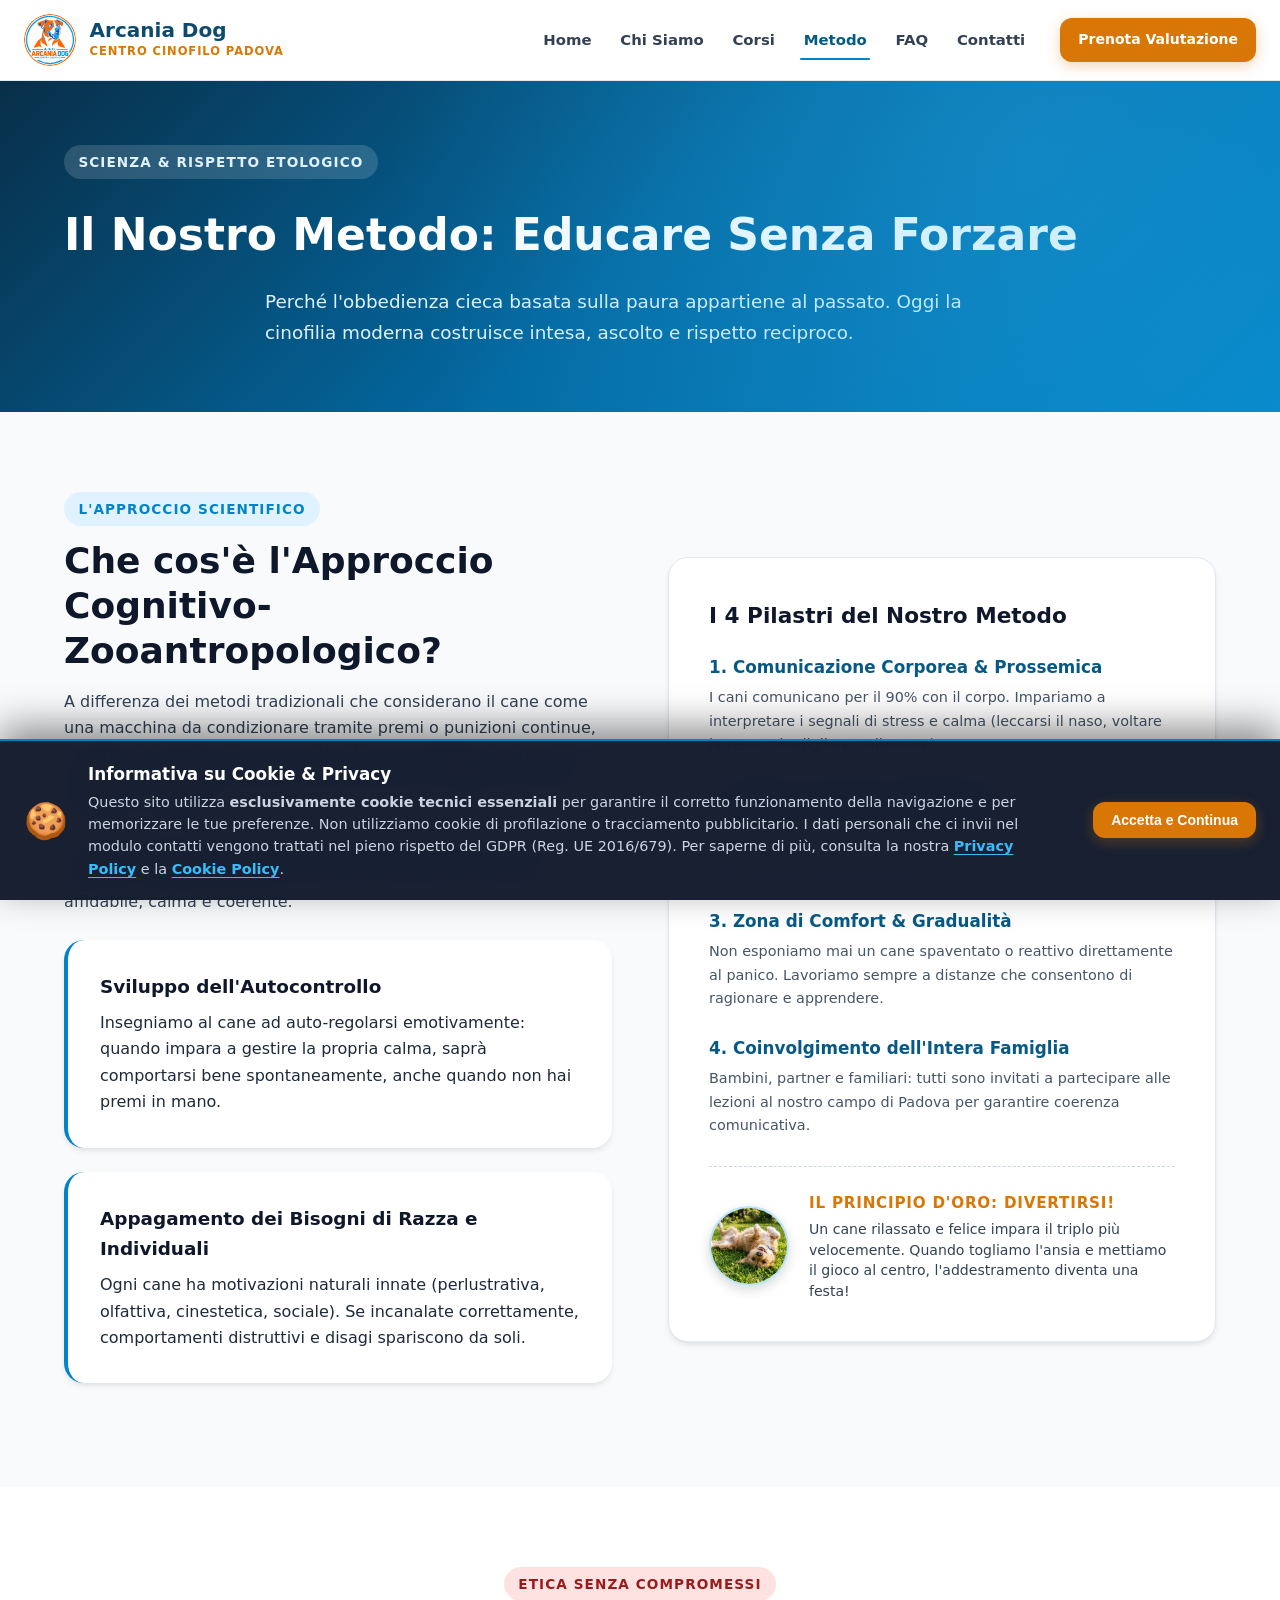
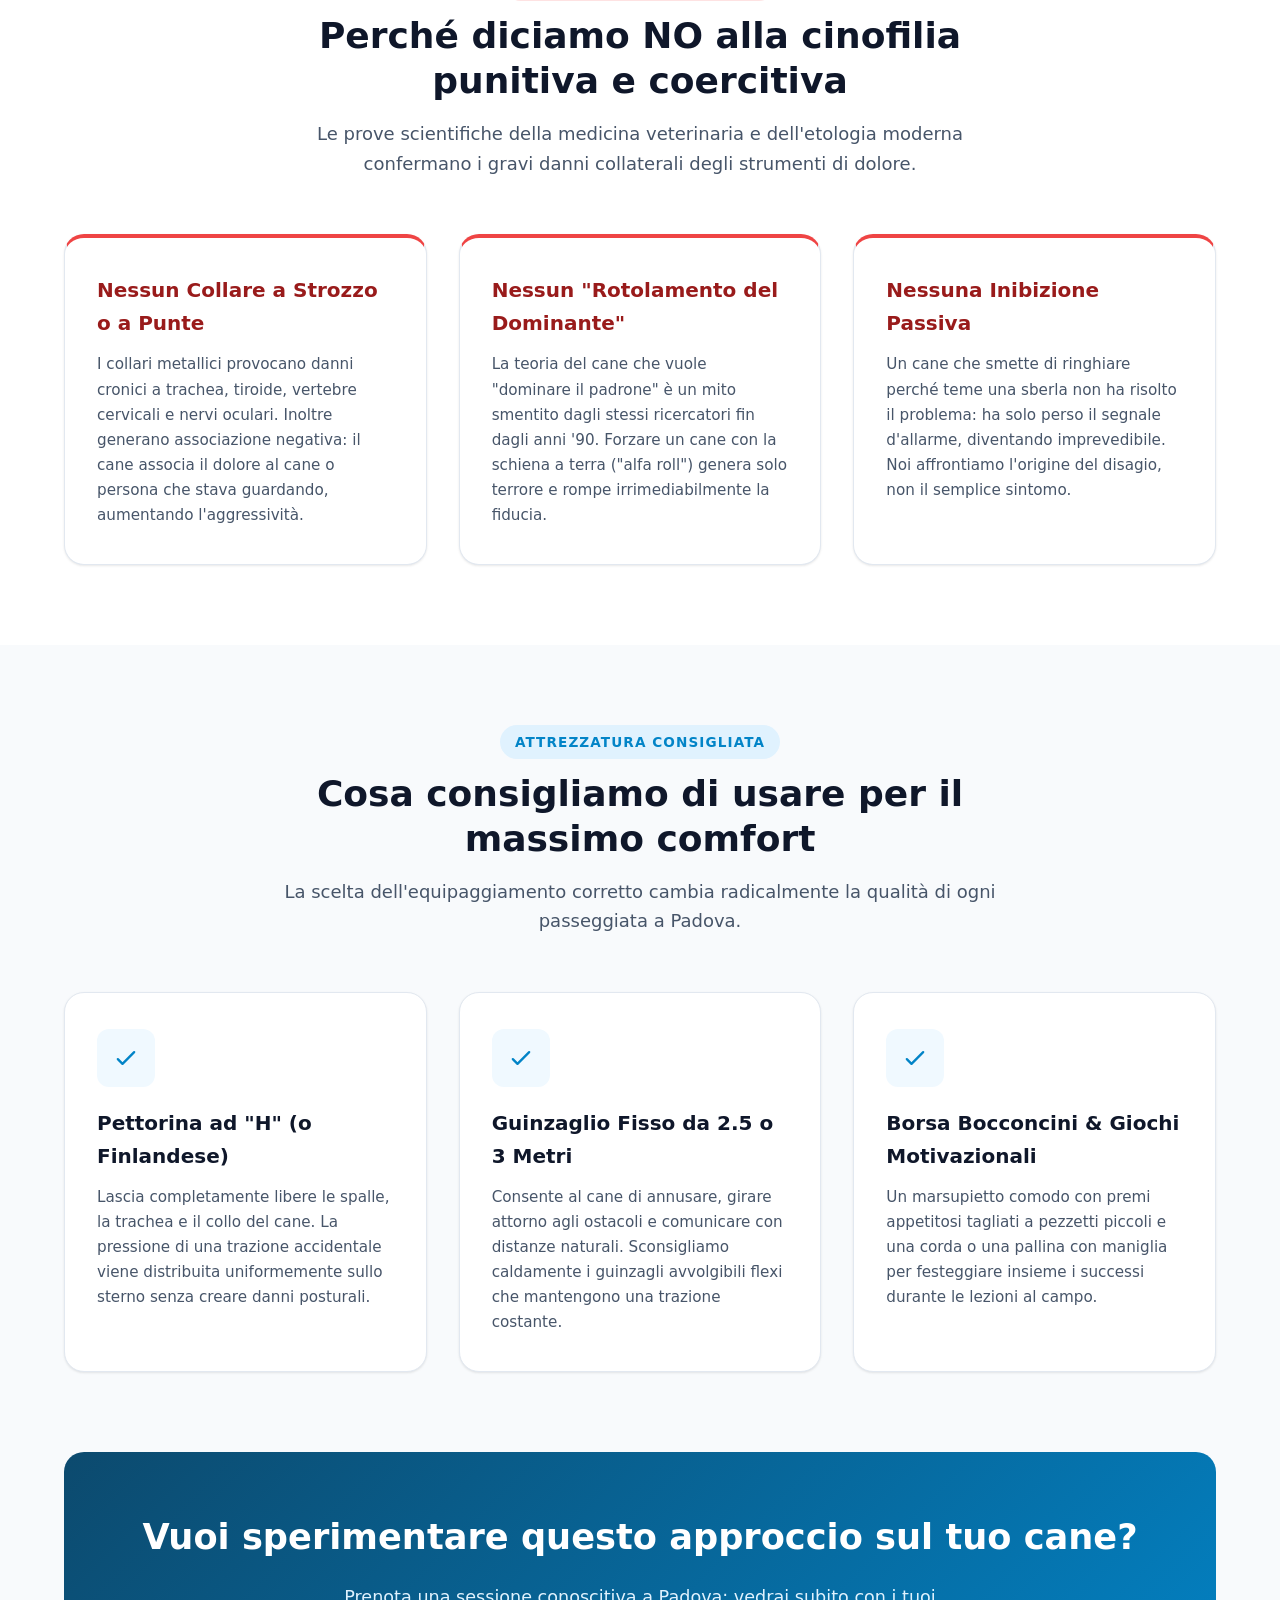
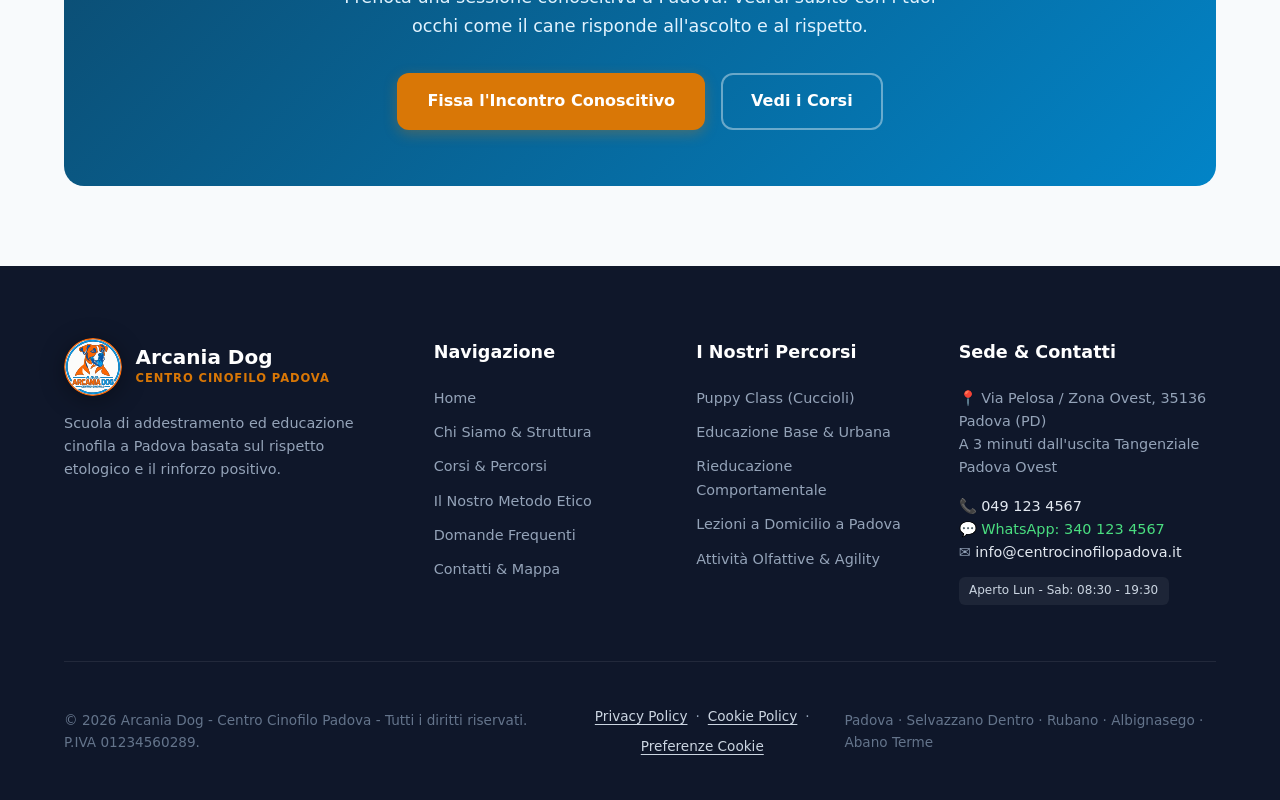
<file: metodo.html>
﻿<!DOCTYPE html>
<html lang="it">
<head>
  <meta charset="UTF-8">
  <meta name="viewport" content="width=device-width, initial-scale=1.0">
  <title>Il Nostro Metodo Gentile ed Etico | Centro Cinofilo Patavino Padova</title>
  <meta name="description" content="Scopri l'approccio cognitivo-zooantropologico e il rinforzo positivo applicato nel nostro centro a Padova. Niente coercizione né collari a strozzo.">
  <link rel="icon" type="image/svg+xml" href="./images/svg/logo-arcania-dog.svg">
  <link rel="stylesheet" href="./css/style.css?v=20261014-7">
</head>
<body>

  <!-- Header & Navigation -->
  <header class="site-header">
    <div class="container nav-container">
            <a href="./index.html" class="brand-logo" aria-label="Home Arcania Dog">
        <img src="./images/svg/logo-arcania-dog.svg" alt="Logo Arcania Dog" class="brand-logo-img" width="52" height="52">
        <div class="brand-text">
          <span class="brand-title">Arcania Dog</span>
          <span class="brand-sub">Centro Cinofilo Padova</span>
        </div>
      </a>

      <nav class="nav-links">
        <a href="./index.html" class="nav-link">Home</a>
        <a href="./chi-siamo.html" class="nav-link">Chi Siamo</a>
        <a href="./corsi.html" class="nav-link">Corsi</a>
        <a href="./metodo.html" class="nav-link active">Metodo</a>
        <a href="./faq.html" class="nav-link">FAQ</a>
        <a href="./contatti.html" class="nav-link">Contatti</a>
        <a href="./contatti.html" class="btn btn-accent btn-sm">Prenota Valutazione</a>
      </nav>

      <button class="mobile-toggle" aria-label="Apri menu di navigazione" aria-expanded="false">
        <svg width="28" height="28" fill="none" viewBox="0 0 24 24" stroke="currentColor">
          <path stroke-linecap="round" stroke-linejoin="round" stroke-width="2" d="M4 6h16M4 12h16M4 18h16"/>
        </svg>
      </button>
    </div>
  </header>

  <!-- Page Header -->
  <section class="hero-section" style="padding: 4rem 0;">
    <div class="container text-center">
      <span class="section-tag" style="background: rgba(255,255,255,0.15); color: #e0f2fe;">Scienza & Rispetto Etologico</span>
      <h1 style="font-size: 2.75rem; margin-top: 0.5rem; margin-bottom: 1rem;">Il Nostro Metodo: Educare Senza Forzare</h1>
      <p style="max-width: 750px; margin: 0 auto; color: #e0f2fe; font-size: 1.15rem;">
        Perché l'obbedienza cieca basata sulla paura appartiene al passato. Oggi la cinofilia moderna costruisce intesa, ascolto e rispetto reciproco.
      </p>
    </div>
  </section>

  <!-- Section: Cognitivo Zooantropologico -->
  <section class="section-padding">
    <div class="container">
      <div class="method-split">
        <div>
          <span class="section-tag">L'Approccio Scientifico</span>
          <h2 class="section-title">Che cos'è l'Approccio Cognitivo-Zooantropologico?</h2>
          <p style="color: var(--dark-700); margin-bottom: 1rem;">
            A differenza dei metodi tradizionali che considerano il cane come una macchina da condizionare tramite premi o punizioni continue, l'approccio cognitivo riconosce che il cane possiede una ricca vita mentale ed emotiva: pensa, prova emozioni complesse, prende decisioni e riflette.
          </p>
          <p style="color: var(--dark-700); margin-bottom: 1.5rem;">
            Il nostro compito a Padova non è "plasmare" il cane a forza, ma fornire al proprietario gli strumenti per diventare una guida affidabile, calma e coerente.
          </p>
          <div class="method-card">
            <h4>Sviluppo dell'Autocontrollo</h4>
            <p>Insegniamo al cane ad auto-regolarsi emotivamente: quando impara a gestire la propria calma, saprà comportarsi bene spontaneamente, anche quando non hai premi in mano.</p>
          </div>
          <div class="method-card">
            <h4>Appagamento dei Bisogni di Razza e Individuali</h4>
            <p>Ogni cane ha motivazioni naturali innate (perlustrativa, olfattiva, cinestetica, sociale). Se incanalate correttamente, comportamenti distruttivi e disagi spariscono da soli.</p>
          </div>
        </div>

        <div>
          <div style="background: var(--white); padding: 2.5rem; border-radius: var(--radius-lg); border: 1px solid var(--gray-200); box-shadow: var(--shadow-md);">
            <h3 style="font-size: 1.35rem; color: var(--dark-900); margin-bottom: 1.25rem;">I 4 Pilastri del Nostro Metodo</h3>
            <div style="display: flex; flex-direction: column; gap: 1.5rem;">
              <div>
                <strong style="color: var(--primary-800); display: block; font-size: 1.05rem; margin-bottom: 0.25rem;">1. Comunicazione Corporea & Prossemica</strong>
                <p style="font-size: 0.9rem; color: var(--dark-600);">I cani comunicano per il 90% con il corpo. Impariamo a interpretare i segnali di stress e calma (leccarsi il naso, voltare la testa, sbadigliare, rallentare).</p>
              </div>
              <div>
                <strong style="color: var(--primary-800); display: block; font-size: 1.05rem; margin-bottom: 0.25rem;">2. Rinforzo Positivo Molteplice</strong>
                <p style="font-size: 0.9rem; color: var(--dark-600);">Il bocconcino è solo uno dei rinforzi: il gioco, l'esplorazione libera, i complimenti sinceri e il movimento condiviso sono gratificazioni molto più potenti.</p>
              </div>
              <div>
                <strong style="color: var(--primary-800); display: block; font-size: 1.05rem; margin-bottom: 0.25rem;">3. Zona di Comfort & Gradualità</strong>
                <p style="font-size: 0.9rem; color: var(--dark-600);">Non esponiamo mai un cane spaventato o reattivo direttamente al panico. Lavoriamo sempre a distanze che consentono di ragionare e apprendere.</p>
              </div>
              <div>
                <strong style="color: var(--primary-800); display: block; font-size: 1.05rem; margin-bottom: 0.25rem;">4. Coinvolgimento dell'Intera Famiglia</strong>
                <p style="font-size: 0.9rem; color: var(--dark-600);">Bambini, partner e familiari: tutti sono invitati a partecipare alle lezioni al nostro campo di Padova per garantire coerenza comunicativa.</p>
              </div>
            </div>

            <div style="margin-top: 1.75rem; padding-top: 1.5rem; border-top: 1px dashed var(--gray-300); display: flex; align-items: center; gap: 1.25rem;">
              <div style="width: 80px; height: 80px; border-radius: 50%; overflow: hidden; flex-shrink: 0; box-shadow: 0 4px 12px rgba(0,0,0,0.15); border: 2px solid var(--primary-200);">
                <img src="./images/funny-dog-rolling-grass.jpg" alt="Cane felice a pancia all'aria sull'erba" style="width: 100%; height: 100%; object-fit: cover;">
              </div>
              <div>
                <strong style="color: var(--accent-600); display: block; font-size: 0.95rem; font-weight: 800; text-transform: uppercase; letter-spacing: 0.05em;">Il principio d'oro: Divertirsi!</strong>
                <p style="font-size: 0.88rem; color: var(--dark-700); margin: 0.2rem 0 0 0; line-height: 1.45;">
                  Un cane rilassato e felice impara il triplo più velocemente. Quando togliamo l'ansia e mettiamo il gioco al centro, l'addestramento diventa una festa!
                </p>
              </div>
            </div>
          </div>
        </div>
      </div>
    </div>
  </section>

  <!-- Say NO to Coercion -->
  <section class="section-padding" style="background-color: var(--white);">
    <div class="container">
      <div class="section-header">
        <span class="section-tag" style="background: #fee2e2; color: #991b1b;">Etica Senza Compromessi</span>
        <h2 class="section-title">Perché diciamo NO alla cinofilia punitiva e coercitiva</h2>
        <p class="section-desc">Le prove scientifiche della medicina veterinaria e dell'etologia moderna confermano i gravi danni collaterali degli strumenti di dolore.</p>
      </div>

      <div class="features-grid">
        <div class="feature-card" style="border-top: 4px solid #ef4444;">
          <h3 style="color: #991b1b;">Nessun Collare a Strozzo o a Punte</h3>
          <p>
            I collari metallici provocano danni cronici a trachea, tiroide, vertebre cervicali e nervi oculari. Inoltre generano associazione negativa: il cane associa il dolore al cane o persona che stava guardando, aumentando l'aggressività.
          </p>
        </div>

        <div class="feature-card" style="border-top: 4px solid #ef4444;">
          <h3 style="color: #991b1b;">Nessun "Rotolamento del Dominante"</h3>
          <p>
            La teoria del cane che vuole "dominare il padrone" è un mito smentito dagli stessi ricercatori fin dagli anni '90. Forzare un cane con la schiena a terra ("alfa roll") genera solo terrore e rompe irrimediabilmente la fiducia.
          </p>
        </div>

        <div class="feature-card" style="border-top: 4px solid #ef4444;">
          <h3 style="color: #991b1b;">Nessuna Inibizione Passiva</h3>
          <p>
            Un cane che smette di ringhiare perché teme una sberla non ha risolto il problema: ha solo perso il segnale d'allarme, diventando imprevedibile. Noi affrontiamo l'origine del disagio, non il semplice sintomo.
          </p>
        </div>
      </div>
    </div>
  </section>

  <!-- Equipment Guide -->
  <section class="section-padding">
    <div class="container">
      <div class="section-header">
        <span class="section-tag">Attrezzatura Consigliata</span>
        <h2 class="section-title">Cosa consigliamo di usare per il massimo comfort</h2>
        <p class="section-desc">La scelta dell'equipaggiamento corretto cambia radicalmente la qualità di ogni passeggiata a Padova.</p>
      </div>

      <div class="features-grid">
        <div class="feature-card">
          <div class="feature-icon-wrapper">
            <svg width="28" height="28" fill="none" viewBox="0 0 24 24" stroke="currentColor">
              <path stroke-linecap="round" stroke-linejoin="round" stroke-width="2" d="M5 13l4 4L19 7"/>
            </svg>
          </div>
          <h3>Pettorina ad "H" (o Finlandese)</h3>
          <p>Lascia completamente libere le spalle, la trachea e il collo del cane. La pressione di una trazione accidentale viene distribuita uniformemente sullo sterno senza creare danni posturali.</p>
        </div>

        <div class="feature-card">
          <div class="feature-icon-wrapper">
            <svg width="28" height="28" fill="none" viewBox="0 0 24 24" stroke="currentColor">
              <path stroke-linecap="round" stroke-linejoin="round" stroke-width="2" d="M5 13l4 4L19 7"/>
            </svg>
          </div>
          <h3>Guinzaglio Fisso da 2.5 o 3 Metri</h3>
          <p>Consente al cane di annusare, girare attorno agli ostacoli e comunicare con distanze naturali. Sconsigliamo caldamente i guinzagli avvolgibili flexi che mantengono una trazione costante.</p>
        </div>

        <div class="feature-card">
          <div class="feature-icon-wrapper">
            <svg width="28" height="28" fill="none" viewBox="0 0 24 24" stroke="currentColor">
              <path stroke-linecap="round" stroke-linejoin="round" stroke-width="2" d="M5 13l4 4L19 7"/>
            </svg>
          </div>
          <h3>Borsa Bocconcini & Giochi Motivazionali</h3>
          <p>Un marsupietto comodo con premi appetitosi tagliati a pezzetti piccoli e una corda o una pallina con maniglia per festeggiare insieme i successi durante le lezioni al campo.</p>
        </div>
      </div>
    </div>
  </section>

  <!-- CTA Banner -->
  <section class="section-padding" style="padding-top: 0;">
    <div class="container">
      <div class="cta-banner">
        <h2>Vuoi sperimentare questo approccio sul tuo cane?</h2>
        <p>Prenota una sessione conoscitiva a Padova: vedrai subito con i tuoi occhi come il cane risponde all'ascolto e al rispetto.</p>
        <div style="display: flex; gap: 1rem; justify-content: center; flex-wrap: wrap;">
          <a href="./contatti.html" class="btn btn-accent">Fissa l'Incontro Conoscitivo</a>
          <a href="./corsi.html" class="btn btn-secondary" style="background: transparent; color: #fff; border-color: rgba(255,255,255,0.4);">Vedi i Corsi</a>
        </div>
      </div>
    </div>
  </section>

  <!-- Footer -->
  <footer class="site-footer">
    <div class="container">
      <div class="footer-grid">
        <div class="footer-col">
                    <div class="brand-logo" style="margin-bottom: 1rem;">
            <img src="./images/svg/logo-arcania-dog.svg" alt="Logo Arcania Dog" class="brand-logo-img brand-logo-footer" width="58" height="58">
            <div class="brand-text">
              <span class="brand-title" style="color: #fff;">Arcania Dog</span>
              <span class="brand-sub">Centro Cinofilo Padova</span>
            </div>
          </div>
          <p class="footer-desc">
            Scuola di addestramento ed educazione cinofila a Padova basata sul rispetto etologico e il rinforzo positivo.
          </p>
        </div>

        <div class="footer-col">
          <h4>Navigazione</h4>
          <div class="footer-links">
            <a href="./index.html">Home</a>
            <a href="./chi-siamo.html">Chi Siamo & Struttura</a>
            <a href="./corsi.html">Corsi & Percorsi</a>
            <a href="./metodo.html">Il Nostro Metodo Etico</a>
            <a href="./faq.html">Domande Frequenti</a>
            <a href="./contatti.html">Contatti & Mappa</a>
          </div>
        </div>

        <div class="footer-col">
          <h4>I Nostri Percorsi</h4>
          <div class="footer-links">
            <a href="./corsi.html#puppy">Puppy Class (Cuccioli)</a>
            <a href="./corsi.html#base">Educazione Base & Urbana</a>
            <a href="./corsi.html#rieducazione">Rieducazione Comportamentale</a>
            <a href="./corsi.html#domicilio">Lezioni a Domicilio a Padova</a>
            <a href="./corsi.html#sport">Attività Olfattive & Agility</a>
          </div>
        </div>

        <div class="footer-col">
          <h4>Sede & Contatti</h4>
          <p class="footer-desc" style="margin-top: 0; margin-bottom: 0.75rem;">
            📍 Via Pelosa / Zona Ovest, 35136 Padova (PD)<br>
            A 3 minuti dall'uscita Tangenziale Padova Ovest
          </p>
          <p class="footer-desc" style="margin-bottom: 0.75rem;">
            📞 <a href="tel:+390491234567" style="color: #e2e8f0;">049 123 4567</a><br>
            💬 <a href="https://wa.me/393401234567" target="_blank" rel="noopener" style="color: #4ade80;">WhatsApp: 340 123 4567</a><br>
            ✉️ <a href="mailto:info@centrocinofilopadova.it" style="color: #e2e8f0;">info@centrocinofilopadova.it</a>
          </p>
          <div class="footer-badge">
            <span>Aperto Lun - Sab: 08:30 - 19:30</span>
          </div>
        </div>
      </div>

      <div class="footer-bottom">
        <div>
          &copy; 2026 Arcania Dog - Centro Cinofilo Padova - Tutti i diritti riservati. P.IVA 01234560289.
        </div>
        <div class="footer-legal-links">
          <a href="./privacy-policy.html">Privacy Policy</a> &middot; 
          <a href="./cookie-policy.html">Cookie Policy</a> &middot; 
          <a href="#" id="manageCookiesLink">Preferenze Cookie</a>
        </div>
        <div>
          <span>Padova &middot; Selvazzano Dentro &middot; Rubano &middot; Albignasego &middot; Abano Terme</span>
        </div>
      </div>
    </div>
  </footer>

  <script src="./js/main.js"></script>
</body>
</html>
</file>
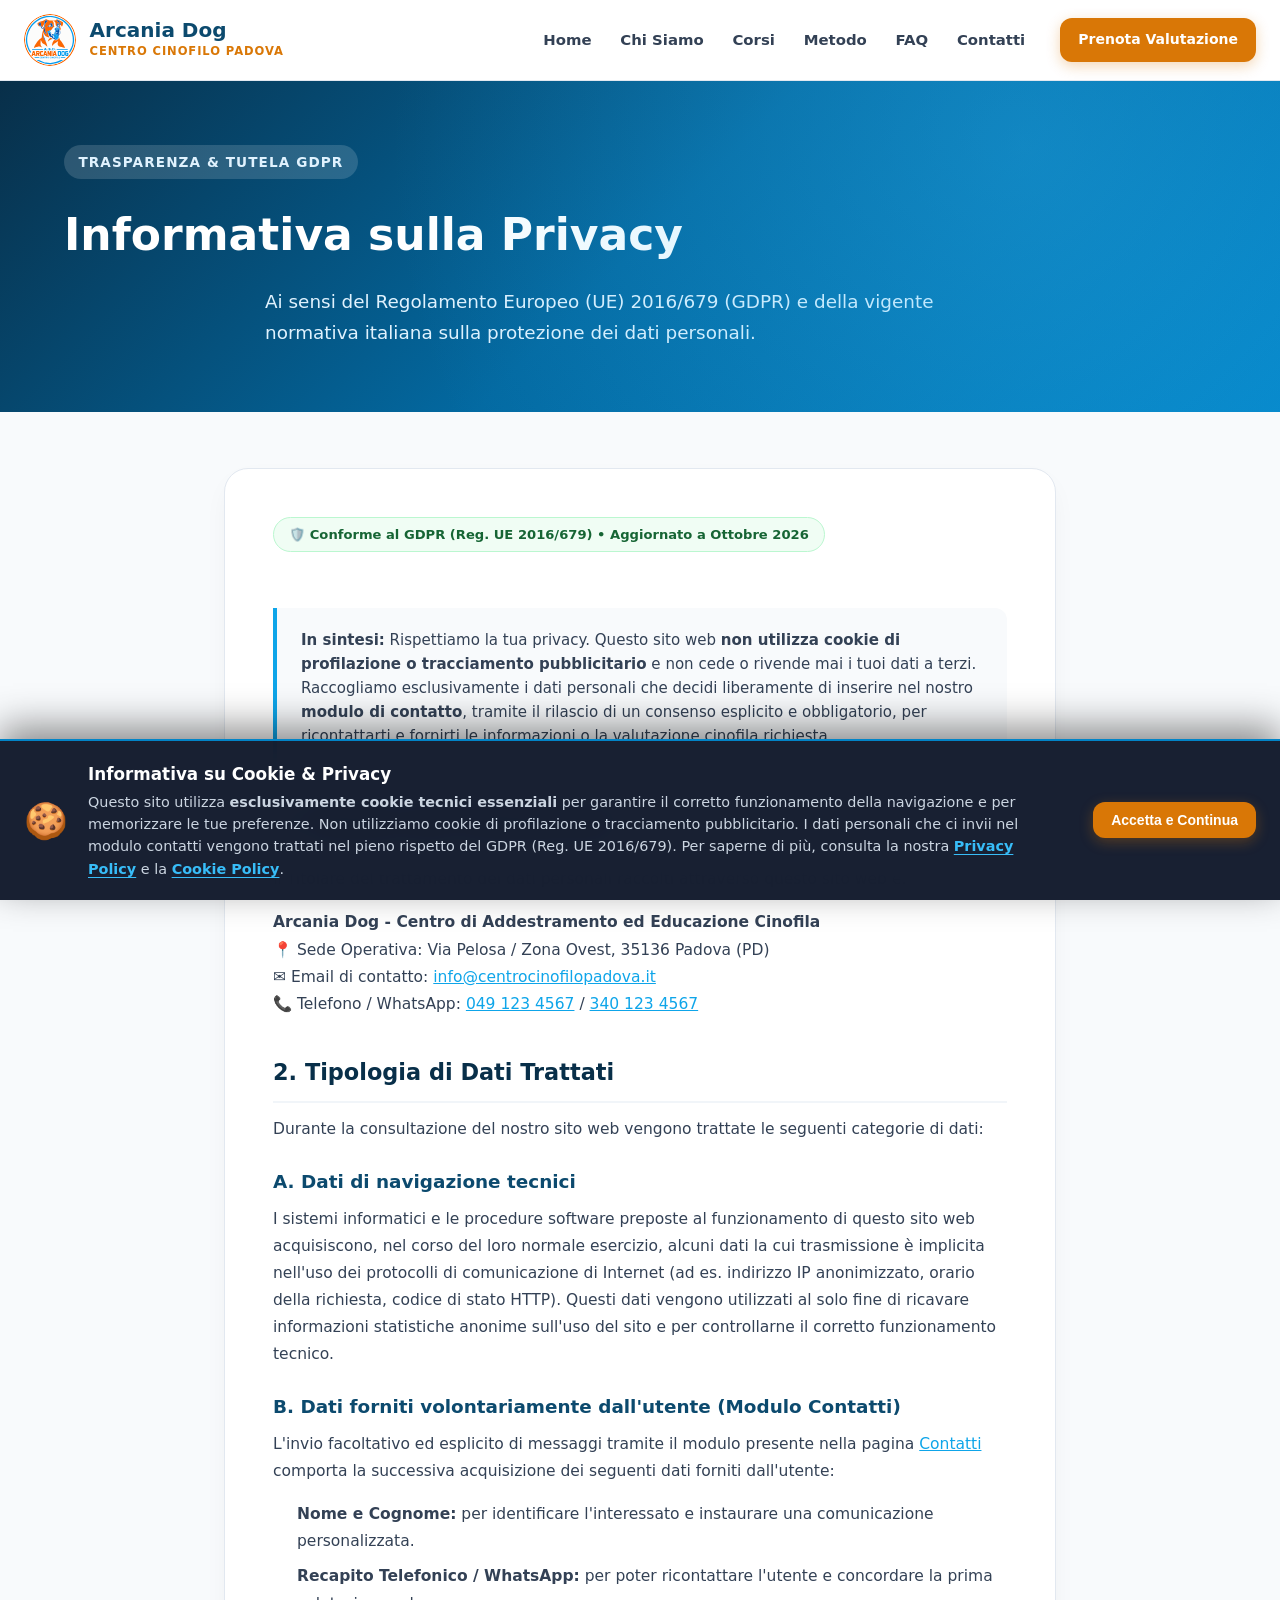
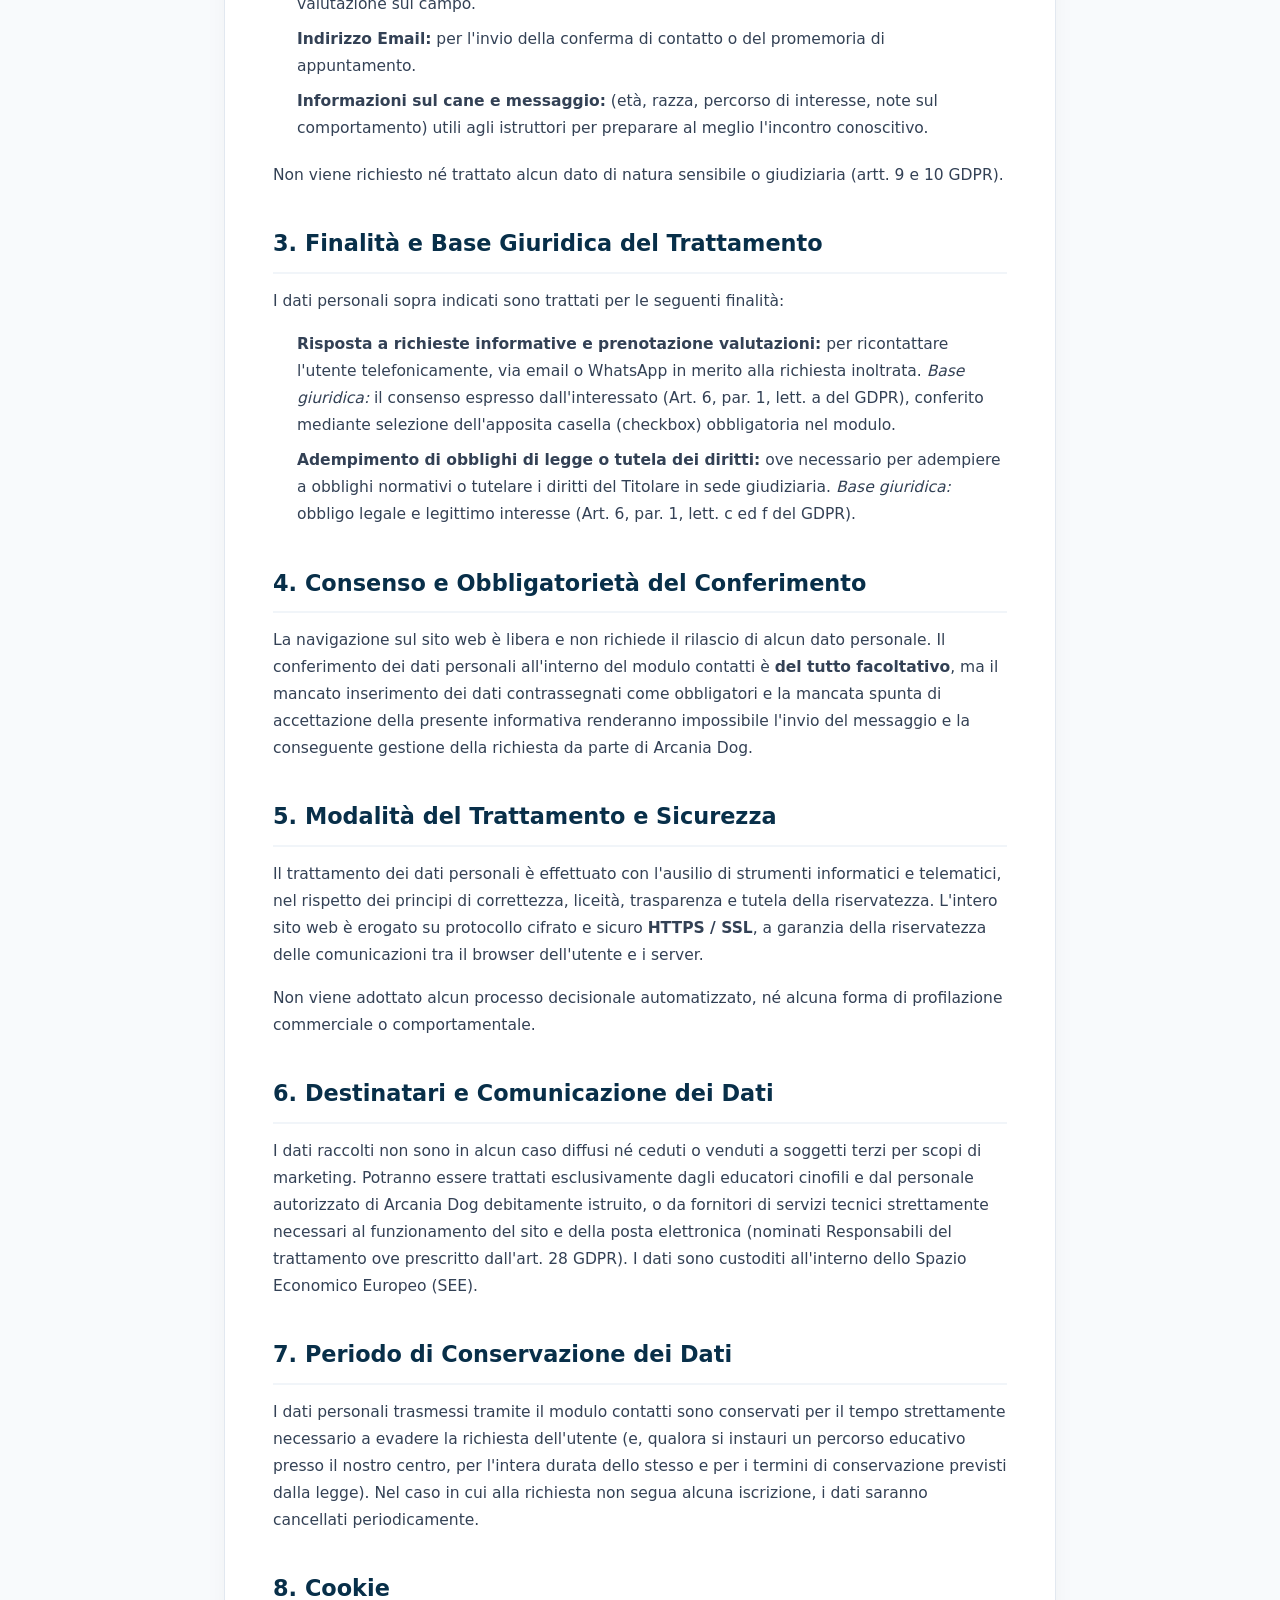
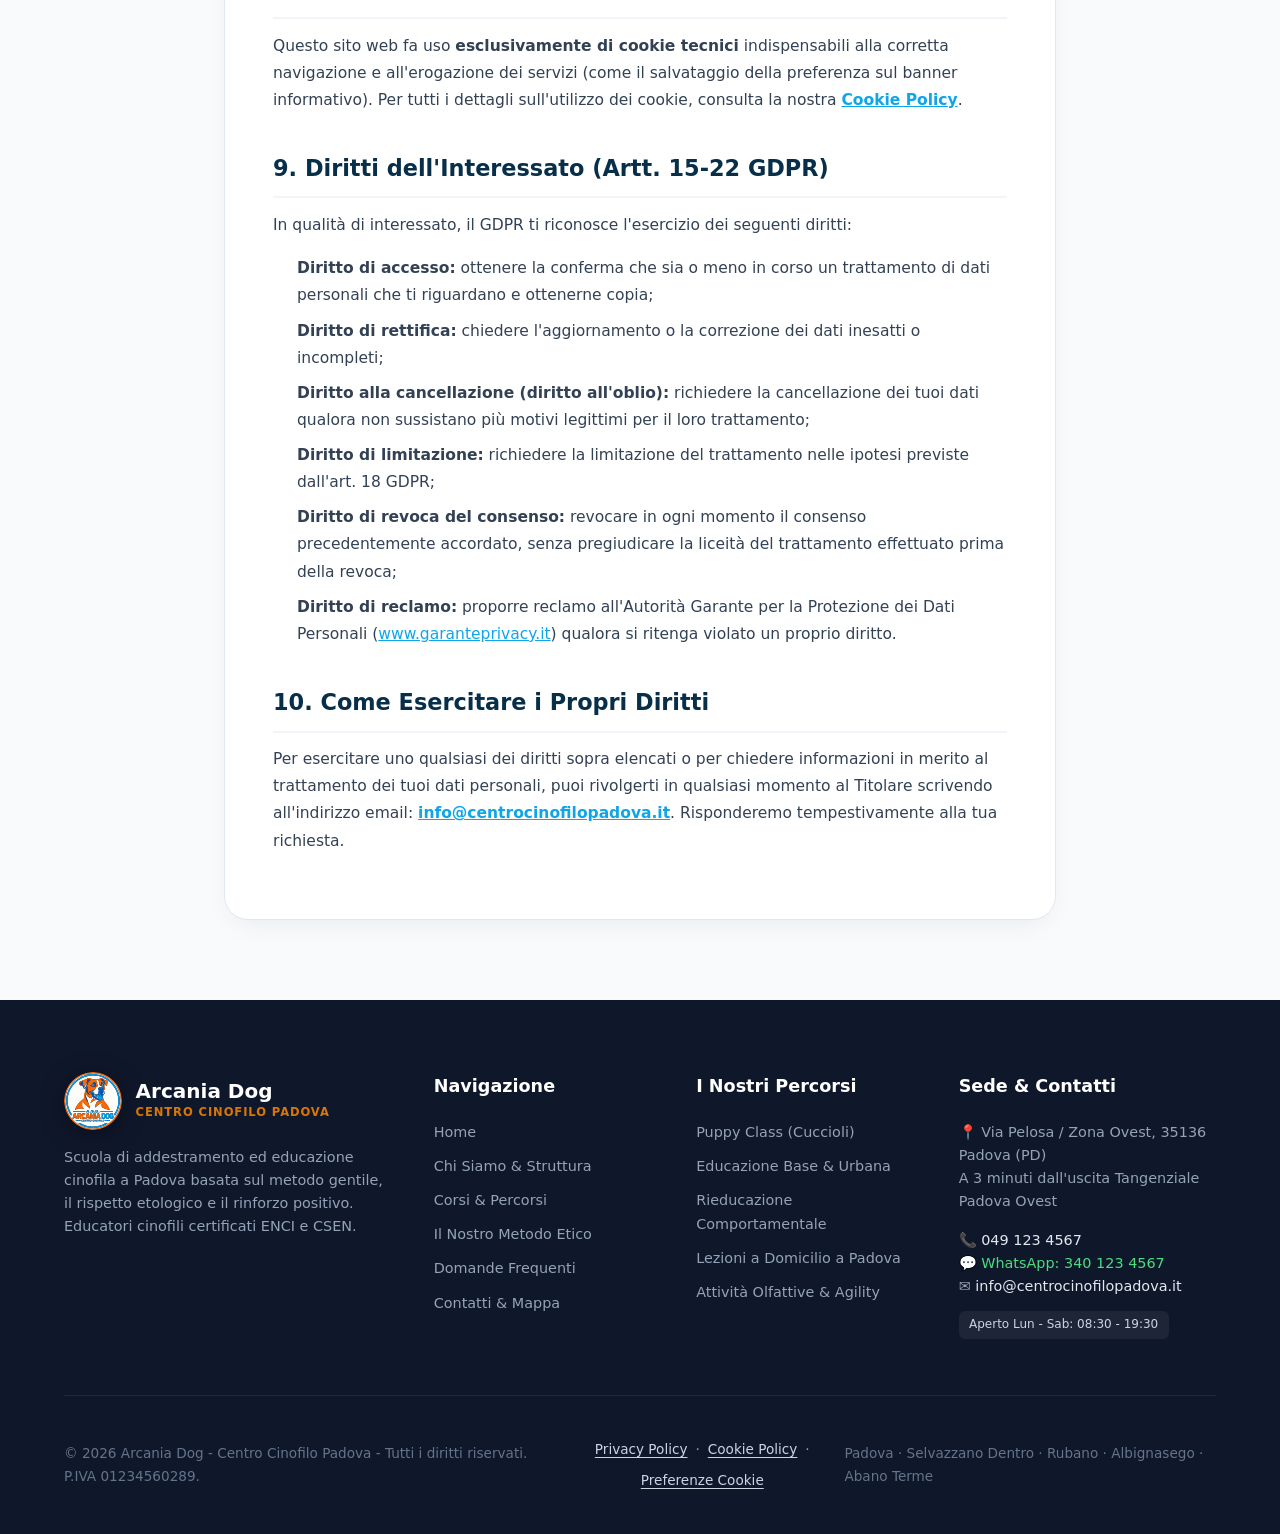
<file: privacy-policy.html>
<!DOCTYPE html>
<html lang="it">
<head>
  <meta charset="UTF-8">
  <meta name="viewport" content="width=device-width, initial-scale=1.0">
  <title>Informativa sulla Privacy (Privacy Policy) | Arcania Dog Padova</title>
  <meta name="description" content="Informativa sulla Privacy di Arcania Dog - Centro Cinofilo Padova ai sensi del Regolamento UE 2016/679 (GDPR). Trasparenza sui dati raccolti tramite form contatti.">
  <link rel="icon" type="image/svg+xml" href="./images/svg/logo-arcania-dog.svg">
  <link rel="stylesheet" href="./css/style.css?v=20261014-7">
</head>
<body>

  <!-- Header & Navigation -->
  <header class="site-header">
    <div class="container nav-container">
      <a href="./index.html" class="brand-logo" aria-label="Home Arcania Dog">
        <img src="./images/svg/logo-arcania-dog.svg" alt="Logo Arcania Dog" class="brand-logo-img" width="52" height="52">
        <div class="brand-text">
          <span class="brand-title">Arcania Dog</span>
          <span class="brand-sub">Centro Cinofilo Padova</span>
        </div>
      </a>

      <nav class="nav-links">
        <a href="./index.html" class="nav-link">Home</a>
        <a href="./chi-siamo.html" class="nav-link">Chi Siamo</a>
        <a href="./corsi.html" class="nav-link">Corsi</a>
        <a href="./metodo.html" class="nav-link">Metodo</a>
        <a href="./faq.html" class="nav-link">FAQ</a>
        <a href="./contatti.html" class="nav-link">Contatti</a>
        <a href="./contatti.html" class="btn btn-accent btn-sm">Prenota Valutazione</a>
      </nav>

      <button class="mobile-toggle" aria-label="Apri menu di navigazione" aria-expanded="false">
        <svg width="28" height="28" fill="none" viewBox="0 0 24 24" stroke="currentColor">
          <path stroke-linecap="round" stroke-linejoin="round" stroke-width="2" d="M4 6h16M4 12h16M4 18h16"/>
        </svg>
      </button>
    </div>
  </header>

  <!-- Page Header -->
  <section class="hero-section" style="padding: 4rem 0;">
    <div class="container text-center">
      <span class="section-tag" style="background: rgba(255,255,255,0.15); color: #e0f2fe;">Trasparenza & Tutela GDPR</span>
      <h1 style="font-size: 2.75rem; margin-top: 0.5rem; margin-bottom: 1rem;">Informativa sulla Privacy</h1>
      <p style="max-width: 750px; margin: 0 auto; color: #e0f2fe; font-size: 1.15rem;">
        Ai sensi del Regolamento Europeo (UE) 2016/679 (GDPR) e della vigente normativa italiana sulla protezione dei dati personali.
      </p>
    </div>
  </section>

  <!-- Main Policy Section -->
  <main class="policy-section">
    <div class="container policy-container">
      <article class="policy-card">
        <div class="policy-badge">
          🛡️ Conforme al GDPR (Reg. UE 2016/679) &bull; Aggiornato a Ottobre 2026
        </div>

        <div class="policy-callout">
          <p>
            <strong>In sintesi:</strong> Rispettiamo la tua privacy. Questo sito web <strong>non utilizza cookie di profilazione o tracciamento pubblicitario</strong> e non cede o rivende mai i tuoi dati a terzi. Raccogliamo esclusivamente i dati personali che decidi liberamente di inserire nel nostro <strong>modulo di contatto</strong>, tramite il rilascio di un consenso esplicito e obbligatorio, per ricontattarti e fornirti le informazioni o la valutazione cinofila richiesta.
          </p>
        </div>

        <h2>1. Titolare del Trattamento</h2>
        <p>
          Il Titolare del trattamento dei dati personali raccolti attraverso questo sito web è:
        </p>
        <p>
          <strong>Arcania Dog - Centro di Addestramento ed Educazione Cinofila</strong><br>
          📍 Sede Operativa: Via Pelosa / Zona Ovest, 35136 Padova (PD)<br>
          ✉️ Email di contatto: <a href="mailto:info@centrocinofilopadova.it" style="color: var(--primary-600); text-decoration: underline;">info@centrocinofilopadova.it</a><br>
          📞 Telefono / WhatsApp: <a href="tel:+390491234567" style="color: var(--primary-600); text-decoration: underline;">049 123 4567</a> / <a href="https://wa.me/393401234567" target="_blank" rel="noopener" style="color: var(--primary-600); text-decoration: underline;">340 123 4567</a>
        </p>

        <h2>2. Tipologia di Dati Trattati</h2>
        <p>
          Durante la consultazione del nostro sito web vengono trattate le seguenti categorie di dati:
        </p>
        <h3>A. Dati di navigazione tecnici</h3>
        <p>
          I sistemi informatici e le procedure software preposte al funzionamento di questo sito web acquisiscono, nel corso del loro normale esercizio, alcuni dati la cui trasmissione è implicita nell'uso dei protocolli di comunicazione di Internet (ad es. indirizzo IP anonimizzato, orario della richiesta, codice di stato HTTP). Questi dati vengono utilizzati al solo fine di ricavare informazioni statistiche anonime sull'uso del sito e per controllarne il corretto funzionamento tecnico.
        </p>
        <h3>B. Dati forniti volontariamente dall'utente (Modulo Contatti)</h3>
        <p>
          L'invio facoltativo ed esplicito di messaggi tramite il modulo presente nella pagina <a href="./contatti.html" style="color: var(--primary-600); text-decoration: underline;">Contatti</a> comporta la successiva acquisizione dei seguenti dati forniti dall'utente:
        </p>
        <ul>
          <li><strong>Nome e Cognome:</strong> per identificare l'interessato e instaurare una comunicazione personalizzata.</li>
          <li><strong>Recapito Telefonico / WhatsApp:</strong> per poter ricontattare l'utente e concordare la prima valutazione sul campo.</li>
          <li><strong>Indirizzo Email:</strong> per l'invio della conferma di contatto o del promemoria di appuntamento.</li>
          <li><strong>Informazioni sul cane e messaggio:</strong> (età, razza, percorso di interesse, note sul comportamento) utili agli istruttori per preparare al meglio l'incontro conoscitivo.</li>
        </ul>
        <p>
          Non viene richiesto né trattato alcun dato di natura sensibile o giudiziaria (artt. 9 e 10 GDPR).
        </p>

        <h2>3. Finalità e Base Giuridica del Trattamento</h2>
        <p>
          I dati personali sopra indicati sono trattati per le seguenti finalità:
        </p>
        <ul>
          <li><strong>Risposta a richieste informative e prenotazione valutazioni:</strong> per ricontattare l'utente telefonicamente, via email o WhatsApp in merito alla richiesta inoltrata. <em>Base giuridica:</em> il consenso espresso dall'interessato (Art. 6, par. 1, lett. a del GDPR), conferito mediante selezione dell'apposita casella (checkbox) obbligatoria nel modulo.</li>
          <li><strong>Adempimento di obblighi di legge o tutela dei diritti:</strong> ove necessario per adempiere a obblighi normativi o tutelare i diritti del Titolare in sede giudiziaria. <em>Base giuridica:</em> obbligo legale e legittimo interesse (Art. 6, par. 1, lett. c ed f del GDPR).</li>
        </ul>

        <h2>4. Consenso e Obbligatorietà del Conferimento</h2>
        <p>
          La navigazione sul sito web è libera e non richiede il rilascio di alcun dato personale. Il conferimento dei dati personali all'interno del modulo contatti è <strong>del tutto facoltativo</strong>, ma il mancato inserimento dei dati contrassegnati come obbligatori e la mancata spunta di accettazione della presente informativa renderanno impossibile l'invio del messaggio e la conseguente gestione della richiesta da parte di Arcania Dog.
        </p>

        <h2>5. Modalità del Trattamento e Sicurezza</h2>
        <p>
          Il trattamento dei dati personali è effettuato con l'ausilio di strumenti informatici e telematici, nel rispetto dei principi di correttezza, liceità, trasparenza e tutela della riservatezza. L'intero sito web è erogato su protocollo cifrato e sicuro <strong>HTTPS / SSL</strong>, a garanzia della riservatezza delle comunicazioni tra il browser dell'utente e i server.
        </p>
        <p>
          Non viene adottato alcun processo decisionale automatizzato, né alcuna forma di profilazione commerciale o comportamentale.
        </p>

        <h2>6. Destinatari e Comunicazione dei Dati</h2>
        <p>
          I dati raccolti non sono in alcun caso diffusi né ceduti o venduti a soggetti terzi per scopi di marketing. Potranno essere trattati esclusivamente dagli educatori cinofili e dal personale autorizzato di Arcania Dog debitamente istruito, o da fornitori di servizi tecnici strettamente necessari al funzionamento del sito e della posta elettronica (nominati Responsabili del trattamento ove prescritto dall'art. 28 GDPR). I dati sono custoditi all'interno dello Spazio Economico Europeo (SEE).
        </p>

        <h2>7. Periodo di Conservazione dei Dati</h2>
        <p>
          I dati personali trasmessi tramite il modulo contatti sono conservati per il tempo strettamente necessario a evadere la richiesta dell'utente (e, qualora si instauri un percorso educativo presso il nostro centro, per l'intera durata dello stesso e per i termini di conservazione previsti dalla legge). Nel caso in cui alla richiesta non segua alcuna iscrizione, i dati saranno cancellati periodicamente.
        </p>

        <h2>8. Cookie</h2>
        <p>
          Questo sito web fa uso <strong>esclusivamente di cookie tecnici</strong> indispensabili alla corretta navigazione e all'erogazione dei servizi (come il salvataggio della preferenza sul banner informativo). Per tutti i dettagli sull'utilizzo dei cookie, consulta la nostra <a href="./cookie-policy.html" style="color: var(--primary-600); text-decoration: underline; font-weight: 600;">Cookie Policy</a>.
        </p>

        <h2>9. Diritti dell'Interessato (Artt. 15-22 GDPR)</h2>
        <p>
          In qualità di interessato, il GDPR ti riconosce l'esercizio dei seguenti diritti:
        </p>
        <ul>
          <li><strong>Diritto di accesso:</strong> ottenere la conferma che sia o meno in corso un trattamento di dati personali che ti riguardano e ottenerne copia;</li>
          <li><strong>Diritto di rettifica:</strong> chiedere l'aggiornamento o la correzione dei dati inesatti o incompleti;</li>
          <li><strong>Diritto alla cancellazione (diritto all'oblio):</strong> richiedere la cancellazione dei tuoi dati qualora non sussistano più motivi legittimi per il loro trattamento;</li>
          <li><strong>Diritto di limitazione:</strong> richiedere la limitazione del trattamento nelle ipotesi previste dall'art. 18 GDPR;</li>
          <li><strong>Diritto di revoca del consenso:</strong> revocare in ogni momento il consenso precedentemente accordato, senza pregiudicare la liceità del trattamento effettuato prima della revoca;</li>
          <li><strong>Diritto di reclamo:</strong> proporre reclamo all'Autorità Garante per la Protezione dei Dati Personali (<a href="https://www.garanteprivacy.it" target="_blank" rel="noopener" style="color: var(--primary-600); text-decoration: underline;">www.garanteprivacy.it</a>) qualora si ritenga violato un proprio diritto.</li>
        </ul>

        <h2>10. Come Esercitare i Propri Diritti</h2>
        <p>
          Per esercitare uno qualsiasi dei diritti sopra elencati o per chiedere informazioni in merito al trattamento dei tuoi dati personali, puoi rivolgerti in qualsiasi momento al Titolare scrivendo all'indirizzo email: <a href="mailto:info@centrocinofilopadova.it" style="color: var(--primary-600); text-decoration: underline; font-weight: 600;">info@centrocinofilopadova.it</a>. Risponderemo tempestivamente alla tua richiesta.
        </p>
      </article>
    </div>
  </main>

  <!-- Footer -->
  <footer class="site-footer">
    <div class="container">
      <div class="footer-grid">
        <div class="footer-col">
          <div class="brand-logo" style="margin-bottom: 1rem;">
            <img src="./images/svg/logo-arcania-dog.svg" alt="Logo Arcania Dog" class="brand-logo-img brand-logo-footer" width="58" height="58">
            <div class="brand-text">
              <span class="brand-title" style="color: #fff;">Arcania Dog</span>
              <span class="brand-sub">Centro Cinofilo Padova</span>
            </div>
          </div>
          <p class="footer-desc">
            Scuola di addestramento ed educazione cinofila a Padova basata sul metodo gentile, il rispetto etologico e il rinforzo positivo. Educatori cinofili certificati ENCI e CSEN.
          </p>
        </div>

        <div class="footer-col">
          <h4>Navigazione</h4>
          <div class="footer-links">
            <a href="./index.html">Home</a>
            <a href="./chi-siamo.html">Chi Siamo & Struttura</a>
            <a href="./corsi.html">Corsi & Percorsi</a>
            <a href="./metodo.html">Il Nostro Metodo Etico</a>
            <a href="./faq.html">Domande Frequenti</a>
            <a href="./contatti.html">Contatti & Mappa</a>
          </div>
        </div>

        <div class="footer-col">
          <h4>I Nostri Percorsi</h4>
          <div class="footer-links">
            <a href="./corsi.html#puppy">Puppy Class (Cuccioli)</a>
            <a href="./corsi.html#base">Educazione Base & Urbana</a>
            <a href="./corsi.html#rieducazione">Rieducazione Comportamentale</a>
            <a href="./corsi.html#domicilio">Lezioni a Domicilio a Padova</a>
            <a href="./corsi.html#sport">Attività Olfattive & Agility</a>
          </div>
        </div>

        <div class="footer-col">
          <h4>Sede & Contatti</h4>
          <p class="footer-desc" style="margin-top: 0; margin-bottom: 0.75rem;">
            📍 Via Pelosa / Zona Ovest, 35136 Padova (PD)<br>
            A 3 minuti dall'uscita Tangenziale Padova Ovest
          </p>
          <p class="footer-desc" style="margin-bottom: 0.75rem;">
            📞 <a href="tel:+390491234567" style="color: #e2e8f0;">049 123 4567</a><br>
            💬 <a href="https://wa.me/393401234567" target="_blank" rel="noopener" style="color: #4ade80;">WhatsApp: 340 123 4567</a><br>
            ✉️ <a href="mailto:info@centrocinofilopadova.it" style="color: #e2e8f0;">info@centrocinofilopadova.it</a>
          </p>
          <div class="footer-badge">
            <span>Aperto Lun - Sab: 08:30 - 19:30</span>
          </div>
        </div>
      </div>

      <div class="footer-bottom">
        <div>
          &copy; 2026 Arcania Dog - Centro Cinofilo Padova - Tutti i diritti riservati. P.IVA 01234560289.
        </div>
        <div class="footer-legal-links">
          <a href="./privacy-policy.html">Privacy Policy</a> &middot; 
          <a href="./cookie-policy.html">Cookie Policy</a> &middot; 
          <a href="#" id="manageCookiesLink">Preferenze Cookie</a>
        </div>
        <div>
          <span>Padova &middot; Selvazzano Dentro &middot; Rubano &middot; Albignasego &middot; Abano Terme</span>
        </div>
      </div>
    </div>
  </footer>

  <script src="./js/main.js"></script>
</body>
</html>
</file>
<file: css/style.css>
/* ==========================================================================
   Centro Cinofilo Patavino - Stylesheet
   Modern, responsive, clean styling with natural organic palette
   ========================================================================== */

:root {
  --primary-950: #082f49;
  --primary-900: #0c4a6e;
  --primary-800: #075985;
  --primary-700: #0284c7;
  --primary-600: #0ea5e9;
  --primary-500: #38bdf8;
  --primary-200: #bae6fd;
  --primary-100: #e0f2fe;
  --primary-50:  #f0f9ff;

  --accent-700:  #b45309;
  --accent-600:  #d97706;
  --accent-500:  #f59e0b;
  --accent-100:  #fef3c7;

  --dark-900:    #0f172a;
  --dark-800:    #1e293b;
  --dark-700:    #334155;
  --dark-600:    #475569;
  --gray-500:    #64748b;
  --gray-300:    #cbd5e1;
  --gray-200:    #e2e8f0;
  --gray-100:    #f1f5f9;
  --gray-50:     #f8fafc;
  --white:       #ffffff;

  --font-main:   system-ui, -apple-system, BlinkMacSystemFont, "Segoe UI", Roboto, "Helvetica Neue", Arial, sans-serif;
  --radius-sm:   6px;
  --radius-md:   12px;
  --radius-lg:   20px;
  --radius-full: 9999px;

  --shadow-sm:   0 1px 3px rgba(0,0,0,0.06), 0 1px 2px rgba(0,0,0,0.04);
  --shadow-md:   0 4px 6px -1px rgba(0,0,0,0.08), 0 2px 4px -1px rgba(0,0,0,0.04);
  --shadow-lg:   0 10px 15px -3px rgba(0,0,0,0.08), 0 4px 6px -2px rgba(0,0,0,0.04);
  --shadow-xl:   0 20px 25px -5px rgba(0,0,0,0.1), 0 10px 10px -5px rgba(0,0,0,0.04);

  --transition:  all 0.25s ease-in-out;
}

/* Base & Reset */
*, *::before, *::after {
  box-sizing: border-box;
  margin: 0;
  padding: 0;
}

html {
  scroll-behavior: smooth;
  font-size: 16px;
}

body {
  font-family: var(--font-main);
  background-color: var(--gray-50);
  color: var(--dark-800);
  line-height: 1.65;
  -webkit-font-smoothing: antialiased;
  min-height: 100vh;
  display: flex;
  flex-direction: column;
}

img, svg {
  max-width: 100%;
  display: block;
}

a {
  color: var(--primary-700);
  text-decoration: none;
  transition: var(--transition);
}

a:hover {
  color: var(--primary-900);
}

ul, ol {
  list-style: none;
}

/* Layout Utilities */
.container {
  width: 100%;
  max-width: 1200px;
  margin-left: auto;
  margin-right: auto;
  padding-left: 1.5rem;
  padding-right: 1.5rem;
}

.section-padding {
  padding-top: 5rem;
  padding-bottom: 5rem;
}

.section-header {
  text-align: center;
  max-width: 720px;
  margin: 0 auto 3.5rem auto;
}

.section-tag {
  display: inline-block;
  font-size: 0.85rem;
  font-weight: 700;
  text-transform: uppercase;
  letter-spacing: 0.08em;
  color: var(--primary-700);
  background-color: var(--primary-100);
  padding: 0.35rem 0.9rem;
  border-radius: var(--radius-full);
  margin-bottom: 0.75rem;
}

.section-title {
  font-size: 2.25rem;
  font-weight: 800;
  color: var(--dark-900);
  line-height: 1.25;
  margin-bottom: 1rem;
}

.section-desc {
  font-size: 1.125rem;
  color: var(--dark-600);
}

/* Buttons */
.btn {
  display: inline-flex;
  align-items: center;
  justify-content: center;
  gap: 0.5rem;
  font-weight: 600;
  font-size: 1rem;
  padding: 0.85rem 1.75rem;
  border-radius: var(--radius-md);
  cursor: pointer;
  border: 2px solid transparent;
  transition: var(--transition);
  text-decoration: none;
  white-space: nowrap;
}

.btn-primary {
  background-color: var(--primary-700);
  color: var(--white);
  box-shadow: 0 4px 14px rgba(2, 132, 199, 0.35);
}

.btn-primary:hover {
  background-color: var(--primary-800);
  color: var(--white);
  transform: translateY(-2px);
  box-shadow: 0 6px 20px rgba(2, 132, 199, 0.45);
}

.btn-secondary {
  background-color: var(--white);
  color: var(--primary-800);
  border-color: var(--gray-200);
}

.btn-secondary:hover {
  border-color: var(--primary-700);
  color: var(--primary-700);
  transform: translateY(-2px);
}

.btn-accent {
  background-color: var(--accent-600);
  color: var(--white);
  box-shadow: 0 4px 14px rgba(217, 119, 6, 0.3);
}

.btn-accent:hover {
  background-color: var(--accent-700);
  color: var(--white);
  transform: translateY(-2px);
}

.btn-sm {
  padding: 0.5rem 1rem;
  font-size: 0.875rem;
}

/* Header & Navigation */
.site-header {
  position: sticky;
  top: 0;
  z-index: 1000;
  background-color: rgba(255, 255, 255, 0.96);
  backdrop-filter: blur(12px);
  border-bottom: 1px solid var(--gray-200);
  transition: var(--transition);
}

.site-header .container.nav-container,
.nav-container {
  display: flex;
  align-items: center;
  justify-content: space-between;
  height: 80px;
  max-width: 1320px;
  width: 100%;
}

.brand-logo {
  display: flex;
  align-items: center;
  gap: 0.85rem;
  text-decoration: none;
  flex-shrink: 0;
  margin-right: 3rem; /* Guaranteed comfortable whitespace between logo and menu */
}

.brand-logo-img {
  width: 52px;
  height: 52px;
  object-fit: contain;
  flex-shrink: 0;
  border-radius: 50%;
  display: block;
  transition: transform 0.25s ease, filter 0.25s ease;
}

.brand-logo:hover .brand-logo-img {
  transform: scale(1.06);
}

.brand-logo-footer {
  width: 58px;
  height: 58px;
  filter: drop-shadow(0 4px 12px rgba(0, 0, 0, 0.4));
}

.brand-icon {
  width: 44px;
  height: 44px;
  background: linear-gradient(135deg, var(--primary-700), var(--primary-500));
  border-radius: var(--radius-md);
  display: flex;
  align-items: center;
  justify-content: center;
  color: var(--white);
  flex-shrink: 0;
  box-shadow: 0 4px 12px rgba(2, 132, 199, 0.3);
}

.brand-text {
  display: flex;
  flex-direction: column;
}

.brand-title {
  font-size: 1.25rem;
  font-weight: 800;
  color: var(--primary-900);
  line-height: 1.15;
  white-space: nowrap;
}

.brand-sub {
  font-size: 0.72rem;
  font-weight: 700;
  text-transform: uppercase;
  letter-spacing: 0.08em;
  color: var(--accent-600);
  white-space: nowrap;
}

.nav-links {
  display: flex;
  align-items: center;
  gap: 1.4rem;
  margin-left: auto;
}

.nav-link {
  font-size: 0.93rem;
  font-weight: 600;
  color: var(--dark-700);
  position: relative;
  padding: 0.5rem 0.2rem;
  white-space: nowrap;
  transition: color 0.2s ease;
}

.nav-link:hover, .nav-link.active {
  color: var(--primary-800);
}

.nav-link.active::after {
  content: "";
  position: absolute;
  bottom: 0;
  left: 0;
  width: 100%;
  height: 2.5px;
  background-color: var(--primary-700);
  border-radius: var(--radius-full);
}

.nav-links .btn {
  margin-left: 0.6rem;
}

.mobile-toggle {
  display: none;
  background: none;
  border: none;
  cursor: pointer;
  padding: 0.5rem;
  color: var(--dark-800);
}

/* Hero Section */
.hero-section {
  position: relative;
  background: linear-gradient(135deg, #082f49 0%, #0369a1 50%, #0284c7 100%);
  color: var(--white);
  padding: 5.5rem 0 6.5rem 0;
  overflow: hidden;
}

.hero-section::before {
  content: "";
  position: absolute;
  top: 0;
  left: 0;
  width: 100%;
  height: 100%;
  background: radial-gradient(circle at 80% 20%, rgba(56, 189, 248, 0.28) 0%, transparent 60%);
  pointer-events: none;
}

.hero-grid {
  display: grid;
  grid-template-columns: 1.2fr 0.8fr;
  gap: 3.5rem;
  align-items: center;
  position: relative;
  z-index: 2;
}

.hero-content h1 {
  font-size: 3rem;
  font-weight: 800;
  line-height: 1.2;
  margin-bottom: 1.25rem;
}

.hero-content h1 span {
  color: var(--accent-500);
}

.hero-content p {
  font-size: 1.2rem;
  line-height: 1.6;
  color: #e0f2fe;
  margin-bottom: 2rem;
  max-width: 600px;
}

.hero-actions {
  display: flex;
  flex-wrap: wrap;
  gap: 1rem;
  margin-bottom: 2.5rem;
}

.hero-stats {
  display: flex;
  gap: 2.5rem;
  border-top: 1px solid rgba(255,255,255,0.15);
  padding-top: 1.5rem;
}

.stat-item h3 {
  font-size: 1.75rem;
  font-weight: 800;
  color: var(--white);
}

.stat-item p {
  font-size: 0.85rem;
  color: #bae6fd;
  margin-bottom: 0;
}

.hero-card {
  background: rgba(255, 255, 255, 0.08);
  border: 1px solid rgba(255, 255, 255, 0.2);
  backdrop-filter: blur(16px);
  padding: 2.25rem;
  border-radius: var(--radius-lg);
  color: var(--white);
  box-shadow: var(--shadow-xl);
}

.hero-card h3 {
  font-size: 1.4rem;
  margin-bottom: 1.25rem;
  display: flex;
  align-items: center;
  gap: 0.6rem;
}

.hero-card-list {
  display: flex;
  flex-direction: column;
  gap: 1rem;
  margin-bottom: 1.5rem;
}

.hero-card-list li {
  display: flex;
  align-items: flex-start;
  gap: 0.75rem;
  font-size: 0.95rem;
  color: #f0f9ff;
}

.hero-card-list svg {
  color: var(--primary-500);
  flex-shrink: 0;
  margin-top: 3px;
}

/* Feature Grid */
.features-grid {
  display: grid;
  grid-template-columns: repeat(auto-fit, minmax(280px, 1fr));
  gap: 2rem;
}

.feature-card {
  background: var(--white);
  padding: 2.25rem 2rem;
  border-radius: var(--radius-lg);
  border: 1px solid var(--gray-200);
  box-shadow: var(--shadow-sm);
  transition: var(--transition);
}

.feature-card:hover {
  transform: translateY(-4px);
  box-shadow: var(--shadow-lg);
  border-color: var(--primary-500);
}

.feature-icon-wrapper {
  width: 58px;
  height: 58px;
  border-radius: var(--radius-md);
  background-color: var(--primary-50);
  color: var(--primary-700);
  display: flex;
  align-items: center;
  justify-content: center;
  margin-bottom: 1.25rem;
}

.feature-card h3 {
  font-size: 1.25rem;
  font-weight: 700;
  margin-bottom: 0.75rem;
  color: var(--dark-900);
}

.feature-card p {
  color: var(--dark-600);
  font-size: 0.95rem;
}

/* Services / Courses Cards */
.courses-grid {
  display: grid;
  grid-template-columns: repeat(auto-fit, minmax(320px, 1fr));
  gap: 2.25rem;
}

.course-card {
  background: var(--white);
  border-radius: var(--radius-lg);
  border: 1px solid var(--gray-200);
  overflow: hidden;
  box-shadow: var(--shadow-sm);
  display: flex;
  flex-direction: column;
  transition: var(--transition);
}

.course-card:hover {
  transform: translateY(-5px);
  box-shadow: var(--shadow-xl);
  border-color: var(--primary-600);
}

.course-card-header {
  padding: 1.75rem;
  background: linear-gradient(135deg, var(--gray-50) 0%, var(--primary-50) 100%);
  border-bottom: 1px solid var(--gray-200);
  position: relative;
}

.course-badge {
  display: inline-block;
  font-size: 0.75rem;
  font-weight: 700;
  letter-spacing: 0.05em;
  text-transform: uppercase;
  color: var(--primary-800);
  background-color: var(--white);
  padding: 0.25rem 0.75rem;
  border-radius: var(--radius-full);
  margin-bottom: 0.75rem;
  border: 1px solid var(--primary-100);
}

.course-card-header h3 {
  font-size: 1.35rem;
  font-weight: 800;
  color: var(--dark-900);
}

.course-card-body {
  padding: 1.75rem;
  display: flex;
  flex-direction: column;
  flex-grow: 1;
}

.course-target {
  font-size: 0.9rem;
  font-weight: 600;
  color: var(--accent-700);
  margin-bottom: 0.75rem;
}

.course-description {
  color: var(--dark-600);
  font-size: 0.95rem;
  margin-bottom: 1.25rem;
  flex-grow: 1;
}

.course-highlights {
  margin-bottom: 1.5rem;
  display: flex;
  flex-direction: column;
  gap: 0.5rem;
}

.course-highlights li {
  font-size: 0.875rem;
  color: var(--dark-700);
  display: flex;
  align-items: center;
  gap: 0.5rem;
}

.course-highlights svg {
  color: var(--primary-600);
  flex-shrink: 0;
}

.course-card-footer {
  padding-top: 1.25rem;
  border-top: 1px solid var(--gray-100);
  display: flex;
  align-items: center;
  justify-content: space-between;
}

/* Method / Approach Section */
.method-split {
  display: grid;
  grid-template-columns: 1fr 1fr;
  gap: 3.5rem;
  align-items: center;
}

.method-card {
  background: var(--white);
  padding: 2rem;
  border-radius: var(--radius-lg);
  border-left: 4px solid var(--primary-700);
  box-shadow: var(--shadow-md);
  margin-bottom: 1.5rem;
}

.method-card h4 {
  font-size: 1.15rem;
  font-weight: 700;
  color: var(--dark-900);
  margin-bottom: 0.5rem;
}

.comparison-box {
  background: var(--white);
  border-radius: var(--radius-lg);
  padding: 2.25rem;
  border: 1px solid var(--gray-200);
  box-shadow: var(--shadow-md);
}

.comparison-list {
  display: flex;
  flex-direction: column;
  gap: 1.25rem;
}

.comparison-item {
  display: flex;
  gap: 1rem;
}

.comparison-item.no svg {
  color: #ef4444;
}

.comparison-item.yes svg {
  color: var(--primary-600);
}

/* Testimonials */
.testimonials-grid {
  display: grid;
  grid-template-columns: repeat(auto-fit, minmax(300px, 1fr));
  gap: 2rem;
}

.testimonial-card {
  background: var(--white);
  padding: 2rem;
  border-radius: var(--radius-lg);
  border: 1px solid var(--gray-200);
  box-shadow: var(--shadow-sm);
  display: flex;
  flex-direction: column;
}

.testimonial-stars {
  display: flex;
  gap: 0.25rem;
  color: var(--accent-500);
  margin-bottom: 1rem;
}

.testimonial-text {
  font-style: italic;
  color: var(--dark-700);
  margin-bottom: 1.5rem;
  flex-grow: 1;
}

.testimonial-author {
  display: flex;
  align-items: center;
  gap: 1rem;
}

.author-avatar {
  width: 48px;
  height: 48px;
  border-radius: 50%;
  background: var(--primary-100);
  color: var(--primary-800);
  font-weight: 700;
  display: flex;
  align-items: center;
  justify-content: center;
}

.author-info h4 {
  font-size: 0.95rem;
  font-weight: 700;
  color: var(--dark-900);
}

.author-info p {
  font-size: 0.8rem;
  color: var(--gray-500);
}

/* Team Section */
.team-grid {
  display: grid;
  grid-template-columns: repeat(auto-fit, minmax(280px, 1fr));
  gap: 2.5rem;
}

.team-card {
  background: var(--white);
  border-radius: var(--radius-lg);
  border: 1px solid var(--gray-200);
  overflow: hidden;
  box-shadow: var(--shadow-sm);
  text-align: center;
}

.team-avatar-box {
  background: linear-gradient(135deg, var(--primary-800), var(--primary-600));
  height: 180px;
  display: flex;
  align-items: center;
  justify-content: center;
  color: var(--white);
}

.team-avatar-icon {
  width: 80px;
  height: 80px;
  border-radius: 50%;
  background: rgba(255,255,255,0.2);
  display: flex;
  align-items: center;
  justify-content: center;
}

.team-body {
  padding: 1.75rem;
}

.team-body h3 {
  font-size: 1.25rem;
  font-weight: 800;
  color: var(--dark-900);
  margin-bottom: 0.25rem;
}

.team-role {
  font-size: 0.85rem;
  font-weight: 600;
  color: var(--accent-600);
  text-transform: uppercase;
  letter-spacing: 0.05em;
  margin-bottom: 1rem;
}

.team-bio {
  font-size: 0.9rem;
  color: var(--dark-600);
  line-height: 1.5;
  margin-bottom: 1rem;
}

.team-tags {
  display: flex;
  flex-wrap: wrap;
  gap: 0.4rem;
  justify-content: center;
}

.team-tags span {
  font-size: 0.75rem;
  background: var(--gray-100);
  color: var(--dark-700);
  padding: 0.2rem 0.6rem;
  border-radius: var(--radius-full);
}

/* FAQ Accordion */
.faq-accordion {
  max-width: 800px;
  margin: 0 auto;
  display: flex;
  flex-direction: column;
  gap: 1rem;
}

.faq-item {
  background: var(--white);
  border: 1px solid var(--gray-200);
  border-radius: var(--radius-md);
  overflow: hidden;
  transition: var(--transition);
}

.faq-item.active {
  border-color: var(--primary-500);
  box-shadow: var(--shadow-md);
}

.faq-question {
  width: 100%;
  padding: 1.25rem 1.5rem;
  background: none;
  border: none;
  text-align: left;
  font-size: 1.05rem;
  font-weight: 700;
  color: var(--dark-900);
  cursor: pointer;
  display: flex;
  justify-content: space-between;
  align-items: center;
  gap: 1rem;
}

.faq-icon {
  transition: transform 0.3s ease;
  flex-shrink: 0;
  color: var(--primary-700);
}

.faq-item.active .faq-icon {
  transform: rotate(180deg);
}

.faq-answer {
  max-height: 0;
  overflow: hidden;
  transition: max-height 0.35s ease-out, padding 0.25s ease;
  padding: 0 1.5rem;
  color: var(--dark-600);
  font-size: 0.95rem;
  line-height: 1.6;
}

.faq-item.active .faq-answer {
  max-height: 500px;
  padding: 0 1.5rem 1.25rem 1.5rem;
}

/* Contact Page Layout */
.contact-grid {
  display: grid;
  grid-template-columns: 1fr 1.2fr;
  gap: 3.5rem;
}

.contact-info-card {
  background: linear-gradient(135deg, var(--primary-900) 0%, var(--primary-800) 100%);
  color: var(--white);
  padding: 2.75rem 2.25rem;
  border-radius: var(--radius-lg);
  box-shadow: var(--shadow-xl);
}

.contact-info-card h3 {
  font-size: 1.6rem;
  font-weight: 800;
  margin-bottom: 1rem;
}

.contact-info-card p {
  color: #bae6fd;
  margin-bottom: 2rem;
  font-size: 0.95rem;
}

.contact-details {
  display: flex;
  flex-direction: column;
  gap: 1.5rem;
  margin-bottom: 2.5rem;
}

.contact-detail-item {
  display: flex;
  gap: 1rem;
  align-items: flex-start;
}

.contact-icon {
  width: 42px;
  height: 42px;
  background: rgba(255,255,255,0.12);
  border-radius: var(--radius-md);
  display: flex;
  align-items: center;
  justify-content: center;
  flex-shrink: 0;
  color: var(--primary-100);
}

.contact-detail-text h4 {
  font-size: 0.9rem;
  color: #7dd3fc;
  font-weight: 600;
  margin-bottom: 0.15rem;
}

.contact-detail-text p, .contact-detail-text a {
  color: var(--white);
  font-size: 0.95rem;
}

.contact-hours-box {
  border-top: 1px solid rgba(255,255,255,0.15);
  padding-top: 1.5rem;
}

.contact-hours-box h4 {
  font-size: 1rem;
  margin-bottom: 0.5rem;
}

.contact-hours-box p {
  margin-bottom: 0.25rem;
  font-size: 0.85rem;
  color: #bae6fd;
}

/* Contact Form */
.form-card {
  background: var(--white);
  padding: 2.75rem;
  border-radius: var(--radius-lg);
  border: 1px solid var(--gray-200);
  box-shadow: var(--shadow-md);
}

.form-group {
  margin-bottom: 1.25rem;
}

.form-row {
  display: grid;
  grid-template-columns: 1fr 1fr;
  gap: 1.25rem;
}

.form-label {
  display: block;
  font-size: 0.875rem;
  font-weight: 600;
  color: var(--dark-800);
  margin-bottom: 0.4rem;
}

.form-control {
  width: 100%;
  padding: 0.75rem 1rem;
  font-size: 0.95rem;
  border: 1px solid var(--gray-300);
  border-radius: var(--radius-md);
  outline: none;
  font-family: inherit;
  transition: var(--transition);
}

.form-control:focus {
  border-color: var(--primary-600);
  box-shadow: 0 0 0 3px rgba(14, 165, 233, 0.25);
}

textarea.form-control {
  resize: vertical;
  min-height: 120px;
}

.form-alert {
  display: none;
  padding: 1rem;
  border-radius: var(--radius-md);
  margin-bottom: 1.5rem;
  font-size: 0.95rem;
}

.form-alert.success {
  background-color: #e0f2fe;
  color: #0369a1;
  border: 1px solid #bae6fd;
}

/* CTA Banner */
.cta-banner {
  background: linear-gradient(135deg, var(--primary-900), var(--primary-700));
  color: var(--white);
  border-radius: var(--radius-lg);
  padding: 3.5rem 3rem;
  text-align: center;
  position: relative;
  overflow: hidden;
}

.cta-banner h2 {
  font-size: 2.2rem;
  font-weight: 800;
  margin-bottom: 1rem;
}

.cta-banner p {
  font-size: 1.1rem;
  color: #e0f2fe;
  max-width: 600px;
  margin: 0 auto 2rem auto;
}

/* Footer */
.site-footer {
  background-color: var(--dark-900);
  color: #cbd5e1;
  padding-top: 4.5rem;
  padding-bottom: 2rem;
  margin-top: auto;
}

.footer-grid {
  display: grid;
  grid-template-columns: 1.5fr 1fr 1fr 1.2fr;
  gap: 3rem;
  margin-bottom: 3.5rem;
}

.footer-col h4 {
  color: var(--white);
  font-size: 1.1rem;
  font-weight: 700;
  margin-bottom: 1.25rem;
}

.footer-desc {
  font-size: 0.9rem;
  line-height: 1.6;
  margin-top: 1rem;
  color: #94a3b8;
}

.footer-links {
  display: flex;
  flex-direction: column;
  gap: 0.65rem;
}

.footer-links a {
  color: #94a3b8;
  font-size: 0.9rem;
}

.footer-links a:hover {
  color: var(--primary-500);
  padding-left: 4px;
}

.footer-bottom {
  border-top: 1px solid rgba(255, 255, 255, 0.08);
  padding-top: 2rem;
  display: flex;
  justify-content: space-between;
  align-items: center;
  font-size: 0.85rem;
  color: #64748b;
}

.footer-badge {
  display: inline-flex;
  align-items: center;
  gap: 0.4rem;
  background: rgba(255,255,255,0.06);
  padding: 0.25rem 0.65rem;
  border-radius: var(--radius-sm);
  font-size: 0.75rem;
}

/* Responsive */
@media (max-width: 992px) {
  .hero-grid {
    grid-template-columns: 1fr;
    gap: 2.5rem;
  }
  .method-split {
    grid-template-columns: 1fr;
    gap: 2rem;
  }
  .contact-grid {
    grid-template-columns: 1fr;
  }
  .footer-grid {
    grid-template-columns: 1fr 1fr;
    gap: 2.5rem;
  }
}

@media (max-width: 1024px) {
  .mobile-toggle {
    display: block;
  }
  .nav-links {
    position: fixed;
    top: 80px;
    left: 0;
    width: 100%;
    background-color: var(--white);
    flex-direction: column;
    align-items: flex-start;
    padding: 1.5rem 2rem;
    gap: 1.25rem;
    border-bottom: 2px solid var(--gray-200);
    box-shadow: var(--shadow-lg);
    transform: translateY(-120%);
    opacity: 0;
    pointer-events: none;
    transition: all 0.3s ease-in-out;
  }
  .nav-links.open {
    transform: translateY(0);
    opacity: 1;
    pointer-events: all;
  }
  .nav-links .btn {
    margin-left: 0;
    width: 100%;
    text-align: center;
  }
}

@media (max-width: 768px) {
  .hero-content h1 {
    font-size: 2.25rem;
  }
  .section-title {
    font-size: 1.85rem;
  }
  .form-row {
    grid-template-columns: 1fr;
  }
  .footer-grid {
    grid-template-columns: 1fr;
  }
  .footer-bottom {
    flex-direction: column;
    gap: 1rem;
    text-align: center;
  }
}

/* ==========================================================================
   Modern Visual & Image Components (Anti-stretch, responsive, premium framing)
   ========================================================================== */

/* Universal Image Reset & Containment */
img {
  max-width: 100%;
  height: auto;
  vertical-align: middle;
  object-fit: cover;
}

/* 1. Hero Visual Card (Clean, Unobstructed Image Presentation) */
.hero-visual-card {
  position: relative;
  width: 100%;
  max-width: 520px;
  margin: 0 auto;
  border-radius: 28px;
  padding: 8px;
  background: linear-gradient(145deg, rgba(255, 255, 255, 0.22) 0%, rgba(255, 255, 255, 0.05) 100%);
  backdrop-filter: blur(16px);
  box-shadow: 0 25px 50px -12px rgba(0, 0, 0, 0.5), 0 0 0 1px rgba(255, 255, 255, 0.2);
  transition: transform 0.4s cubic-bezier(0.16, 1, 0.3, 1), box-shadow 0.4s ease;
}

.hero-visual-card:hover {
  transform: translateY(-5px);
  box-shadow: 0 35px 70px -15px rgba(0, 0, 0, 0.6), 0 0 0 1px rgba(255, 255, 255, 0.3);
}

.hero-visual-inner {
  position: relative;
  border-radius: 20px;
  overflow: hidden;
  width: 100%;
  aspect-ratio: 4 / 3;
  background-color: var(--primary-900);
}

.hero-visual-inner img {
  width: 100%;
  height: 100%;
  object-fit: cover;
  object-position: center 25%;
  display: block;
}

/* Subtle clean tag under hero image, NOT obscuring the photo */
.hero-image-caption-bar {
  display: flex;
  align-items: center;
  justify-content: center;
  gap: 0.6rem;
  margin-top: 0.85rem;
  font-size: 0.85rem;
  color: #bae6fd;
  font-weight: 600;
  text-align: center;
}

.hero-image-caption-bar svg {
  color: var(--accent-500);
}

/* 2. Facility Showcase Section (Fully Centered, Unobstructed Panoramic View) */
.facility-section {
  background-color: var(--white);
  border-top: 1px solid var(--gray-200);
  border-bottom: 1px solid var(--gray-200);
}

.facility-showcase-container {
  width: 100%;
  max-width: 1100px;
  margin: 0 auto;
}

.facility-showcase-card {
  position: relative;
  width: 100%;
  margin: 0 auto;
  border-radius: 24px;
  overflow: hidden;
  box-shadow: 0 20px 40px -10px rgba(15, 23, 42, 0.15);
  border: 1px solid var(--gray-200);
  aspect-ratio: 16 / 9;
  background-color: var(--dark-900);
  display: block;
}

.facility-showcase-card img {
  width: 100%;
  height: 100%;
  object-fit: cover;
  object-position: center;
  display: block;
  transition: transform 0.8s cubic-bezier(0.16, 1, 0.3, 1);
}

.facility-showcase-card:hover img {
  transform: scale(1.02);
}

.facility-details-block {
  margin-top: 2rem;
  text-align: center;
}

.facility-details-block h3 {
  font-size: 1.85rem;
  font-weight: 800;
  color: var(--dark-900);
  margin-bottom: 0.75rem;
}

.facility-details-block p {
  font-size: 1.05rem;
  color: var(--dark-600);
  max-width: 780px;
  margin: 0 auto 1.5rem auto;
  line-height: 1.6;
}

.facility-pills-row {
  display: flex;
  flex-wrap: wrap;
  justify-content: center;
  gap: 0.75rem;
}

.facility-pill-clean {
  background: var(--primary-50);
  border: 1px solid var(--primary-100);
  padding: 0.5rem 1.1rem;
  border-radius: var(--radius-full);
  font-size: 0.9rem;
  font-weight: 600;
  color: var(--primary-900);
  display: inline-flex;
  align-items: center;
  gap: 0.5rem;
}

.facility-pill-clean svg {
  color: var(--primary-700);
}

/* 3. Course Card Image Thumbnail */
.course-card-thumb-wrapper {
  position: relative;
  width: 100%;
  aspect-ratio: 16 / 10;
  overflow: hidden;
  background-color: var(--gray-200);
}

.course-card-thumb-wrapper img {
  width: 100%;
  height: 100%;
  object-fit: cover;
  object-position: center;
  display: block;
  transition: transform 0.5s cubic-bezier(0.16, 1, 0.3, 1);
}

.course-card:hover .course-card-thumb-wrapper img {
  transform: scale(1.06);
}

.course-thumb-floating-tag {
  position: absolute;
  top: 1rem;
  left: 1rem;
  background: rgba(8, 47, 73, 0.92);
  backdrop-filter: blur(8px);
  color: var(--white);
  font-size: 0.75rem;
  font-weight: 700;
  text-transform: uppercase;
  letter-spacing: 0.05em;
  padding: 0.35rem 0.85rem;
  border-radius: var(--radius-full);
  border: 1px solid rgba(255, 255, 255, 0.2);
  box-shadow: 0 4px 10px rgba(0,0,0,0.3);
  z-index: 2;
}

/* Mobile Adjustments */
@media (max-width: 768px) {
  .hero-visual-card {
    border-radius: 20px;
    padding: 6px;
  }
  .hero-visual-inner {
    border-radius: 16px;
  }
  .facility-showcase-card {
    border-radius: 16px;
  }
}

/* 4. Joyful & Playful Canine Moments Section */
.fun-gallery-section {
  background: linear-gradient(180deg, #f8fafc 0%, #f0f9ff 100%);
  position: relative;
  overflow: hidden;
  border-top: 1px solid var(--gray-200);
  border-bottom: 1px solid var(--gray-200);
}

.fun-gallery-grid {
  display: grid;
  grid-template-columns: repeat(auto-fit, minmax(260px, 1fr));
  gap: 1.75rem;
  margin-top: 2.5rem;
}

.fun-card {
  background: var(--white);
  border-radius: 20px;
  overflow: hidden;
  box-shadow: 0 10px 25px -5px rgba(0, 0, 0, 0.06);
  border: 1px solid rgba(14, 165, 233, 0.25);
  transition: transform 0.35s cubic-bezier(0.16, 1, 0.3, 1), box-shadow 0.35s ease;
  display: flex;
  flex-direction: column;
}

.fun-card:hover {
  transform: translateY(-6px);
  box-shadow: 0 20px 35px -8px rgba(2, 132, 199, 0.15);
}

.fun-card-thumb {
  position: relative;
  width: 100%;
  aspect-ratio: 4 / 3;
  overflow: hidden;
  background-color: var(--gray-200);
}

.fun-card-thumb img {
  width: 100%;
  height: 100%;
  object-fit: cover;
  object-position: center;
  display: block;
  transition: transform 0.6s cubic-bezier(0.16, 1, 0.3, 1);
}

.fun-card:hover .fun-card-thumb img {
  transform: scale(1.05);
}

.fun-card-badge {
  position: absolute;
  top: 0.85rem;
  right: 0.85rem;
  background: rgba(255, 255, 255, 0.95);
  backdrop-filter: blur(8px);
  font-size: 0.78rem;
  font-weight: 700;
  padding: 0.35rem 0.8rem;
  border-radius: var(--radius-full);
  box-shadow: 0 4px 12px rgba(0,0,0,0.12);
  display: inline-flex;
  align-items: center;
  gap: 0.35rem;
  color: var(--primary-900);
}

.fun-card-body {
  padding: 1.4rem;
  flex-grow: 1;
  display: flex;
  flex-direction: column;
  justify-content: space-between;
}

.fun-card-title {
  font-size: 1.15rem;
  font-weight: 800;
  color: var(--dark-900);
  margin-bottom: 0.5rem;
}

.fun-card-desc {
  font-size: 0.92rem;
  color: var(--dark-600);
  line-height: 1.55;
  margin: 0;
}

/* Playful FAQ banner with head-tilt dog */
.faq-playful-banner {
  background: #f0f9ff;
  border: 1px solid #bae6fd;
  border-radius: 24px;
  padding: 1.75rem 2rem;
  display: flex;
  align-items: center;
  gap: 1.75rem;
  margin-bottom: 3rem;
  box-shadow: 0 10px 25px -5px rgba(2, 132, 199, 0.1);
}

.faq-playful-avatar {
  width: 110px;
  height: 110px;
  border-radius: 50%;
  overflow: hidden;
  flex-shrink: 0;
  box-shadow: 0 8px 20px rgba(2, 132, 199, 0.2);
  border: 4px solid var(--white);
}

.faq-playful-avatar img {
  width: 100%;
  height: 100%;
  object-fit: cover;
  display: block;
}

.faq-playful-content h3 {
  font-size: 1.3rem;
  font-weight: 800;
  color: var(--primary-950);
  margin-bottom: 0.35rem;
}

.faq-playful-content p {
  font-size: 0.95rem;
  color: var(--dark-700);
  line-height: 1.5;
  margin: 0;
}

@media (max-width: 640px) {
  .faq-playful-banner {
    flex-direction: column;
    text-align: center;
    padding: 1.5rem;
  }
}


/* ==========================================================================
   Cookie & Privacy Banner
   ========================================================================== */
.cookie-banner {
  position: fixed;
  bottom: -220px;
  left: 0;
  right: 0;
  z-index: 999999;
  background: rgba(15, 23, 42, 0.96);
  backdrop-filter: blur(16px);
  -webkit-backdrop-filter: blur(16px);
  border-top: 2px solid #0284c7;
  box-shadow: 0 -12px 36px rgba(0, 0, 0, 0.45);
  padding: 1.25rem 1.5rem;
  color: #f1f5f9;
  transition: bottom 0.4s cubic-bezier(0.16, 1, 0.3, 1), opacity 0.4s ease;
  opacity: 0;
  pointer-events: none;
}

.cookie-banner.visible {
  bottom: 0;
  opacity: 1;
  pointer-events: auto;
}

.cookie-banner-container {
  max-width: 1240px;
  margin: 0 auto;
  display: flex;
  align-items: center;
  justify-content: space-between;
  gap: 2rem;
}

.cookie-banner-content {
  display: flex;
  align-items: center;
  gap: 1.25rem;
  font-size: 0.92rem;
  line-height: 1.55;
}

.cookie-banner-icon {
  font-size: 2.2rem;
  line-height: 1;
  flex-shrink: 0;
}

.cookie-banner-text h4 {
  font-size: 1.05rem;
  font-weight: 800;
  color: #fff;
  margin: 0 0 0.25rem 0;
}

.cookie-banner-text p {
  margin: 0;
  color: #cbd5e1;
  font-size: 0.9rem;
}

.cookie-banner-text a {
  color: #38bdf8;
  text-decoration: underline;
  text-underline-offset: 3px;
  font-weight: 600;
  transition: color 0.2s ease;
}

.cookie-banner-text a:hover {
  color: #7dd3fc;
}

.cookie-banner-actions {
  display: flex;
  align-items: center;
  gap: 0.85rem;
  flex-shrink: 0;
}

@media (max-width: 820px) {
  .cookie-banner-container {
    flex-direction: column;
    align-items: stretch;
    gap: 1.15rem;
  }
  .cookie-banner-actions {
    width: 100%;
  }
  .cookie-banner-actions .btn {
    width: 100%;
    text-align: center;
    justify-content: center;
  }
}

/* ==========================================================================
   Policy Pages (Privacy & Cookie)
   ========================================================================== */
.policy-section {
  padding: 3.5rem 0 5rem;
  background-color: var(--light-50);
}

.policy-container {
  max-width: 880px;
  margin: 0 auto;
}

.policy-card {
  background: var(--white);
  border: 1px solid #e2e8f0;
  border-radius: 24px;
  padding: 3rem;
  box-shadow: 0 10px 30px -10px rgba(15, 23, 42, 0.08);
  color: var(--dark-800);
}

.policy-badge {
  display: inline-flex;
  align-items: center;
  gap: 0.45rem;
  background: #f0fdf4;
  color: #166534;
  border: 1px solid #bbf7d0;
  padding: 0.35rem 0.95rem;
  border-radius: 9999px;
  font-size: 0.82rem;
  font-weight: 700;
  margin-bottom: 1.75rem;
}

.policy-badge.badge-blue {
  background: #f0f9ff;
  color: #0369a1;
  border-color: #bae6fd;
}

.policy-card h2 {
  font-size: 1.4rem;
  font-weight: 800;
  color: var(--primary-950);
  margin-top: 2.25rem;
  margin-bottom: 0.85rem;
  border-bottom: 2px solid #f1f5f9;
  padding-bottom: 0.6rem;
}

.policy-card h3 {
  font-size: 1.15rem;
  font-weight: 700;
  color: var(--primary-900);
  margin-top: 1.5rem;
  margin-bottom: 0.5rem;
}

.policy-card p, .policy-card li {
  font-size: 0.97rem;
  line-height: 1.75;
  color: #334155;
  margin-bottom: 1rem;
}

.policy-card ul {
  padding-left: 1.5rem;
  margin-bottom: 1.25rem;
}

.policy-card li {
  margin-bottom: 0.5rem;
}

.policy-callout {
  background: #f8fafc;
  border-left: 4px solid var(--primary-600);
  padding: 1.25rem 1.5rem;
  border-radius: 0 12px 12px 0;
  margin: 1.75rem 0;
}

.policy-callout p {
  margin: 0;
  font-size: 0.94rem;
  color: var(--dark-700);
  line-height: 1.6;
}

.policy-table-wrapper {
  overflow-x: auto;
  margin: 1.5rem 0;
}

.policy-table {
  width: 100%;
  border-collapse: collapse;
  text-align: left;
  font-size: 0.92rem;
}

.policy-table th, .policy-table td {
  padding: 0.85rem 1rem;
  border: 1px solid #e2e8f0;
}

.policy-table th {
  background: #f8fafc;
  font-weight: 700;
  color: var(--dark-900);
}

.policy-table td {
  color: #475569;
}

.footer-legal-links {
  margin: 0.65rem 0;
  font-size: 0.85rem;
  color: #94a3b8;
  display: flex;
  align-items: center;
  justify-content: center;
  flex-wrap: wrap;
  gap: 0.5rem;
}

.footer-legal-links a {
  color: #cbd5e1;
  text-decoration: underline;
  text-underline-offset: 3px;
  transition: color 0.2s ease;
}

.footer-legal-links a:hover {
  color: #38bdf8;
}

@media (max-width: 640px) {
  .policy-card {
    padding: 2rem 1.25rem;
  }
}
</file>
